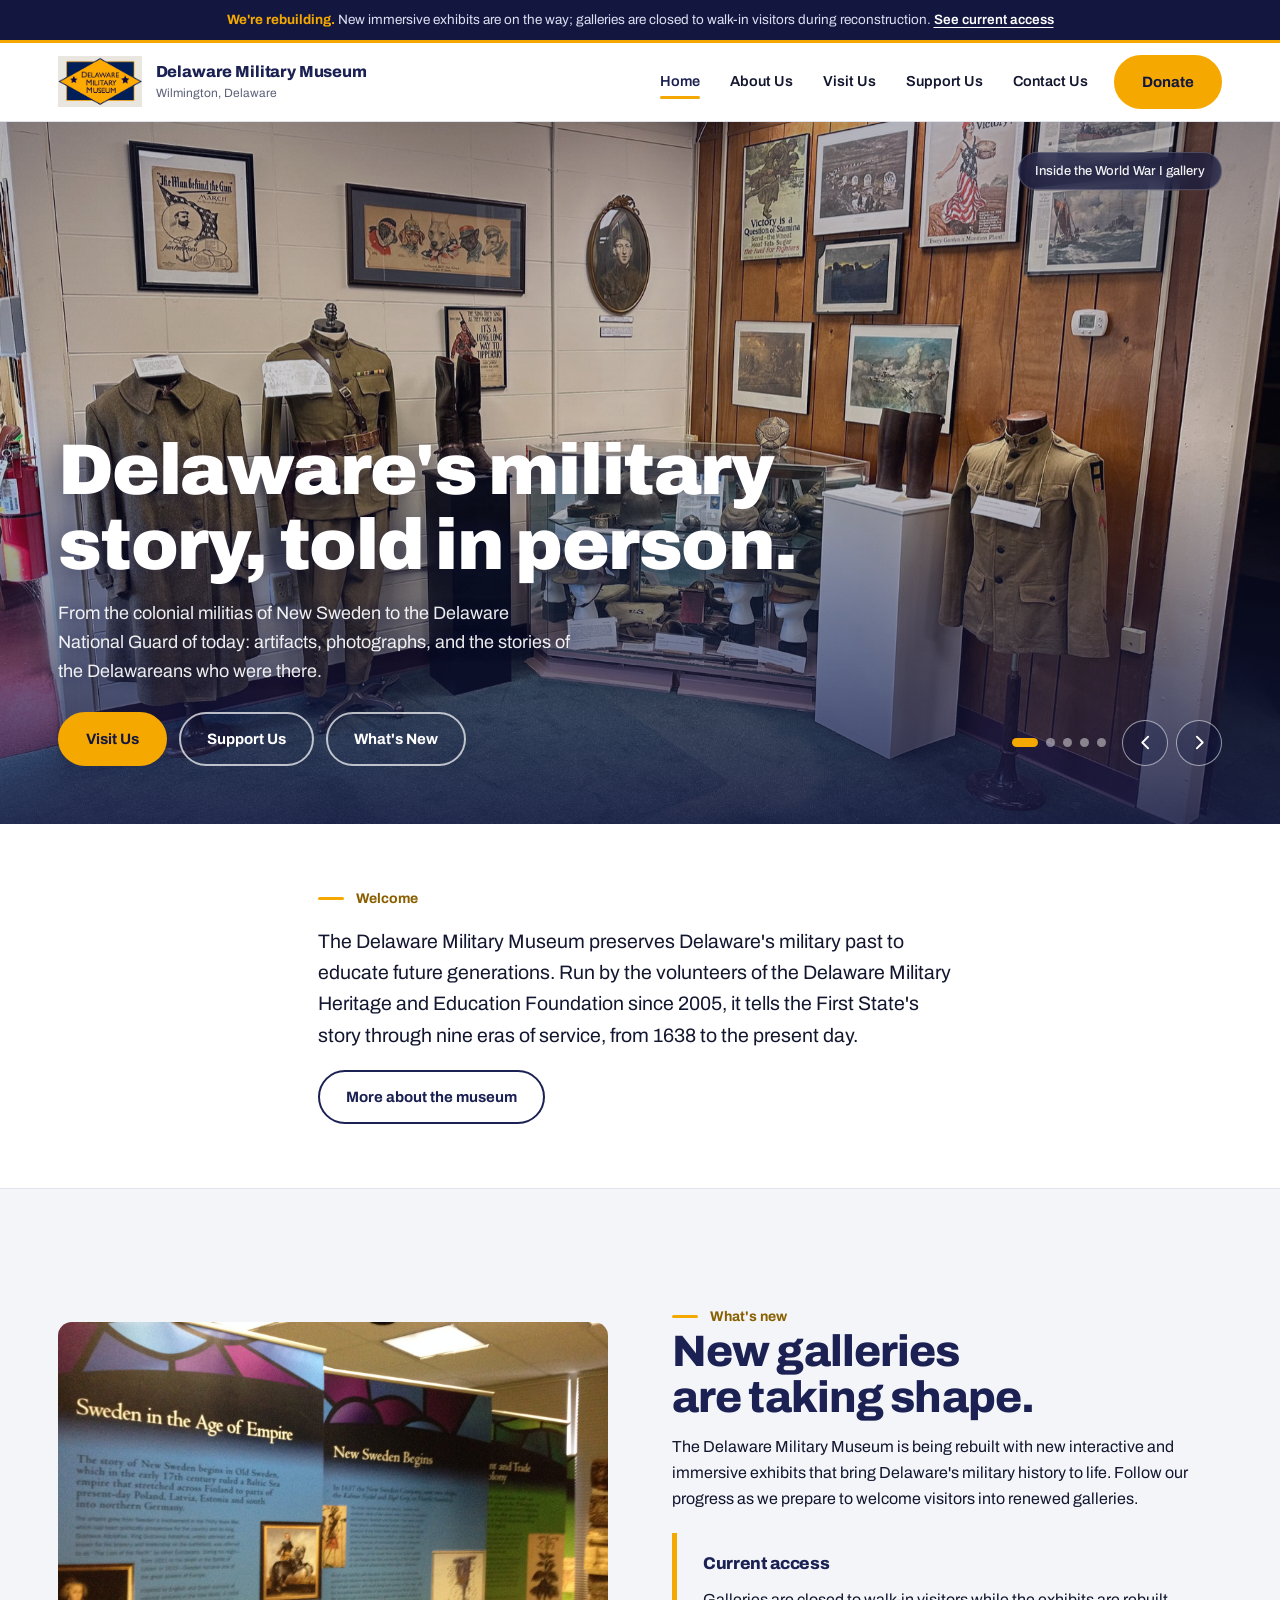
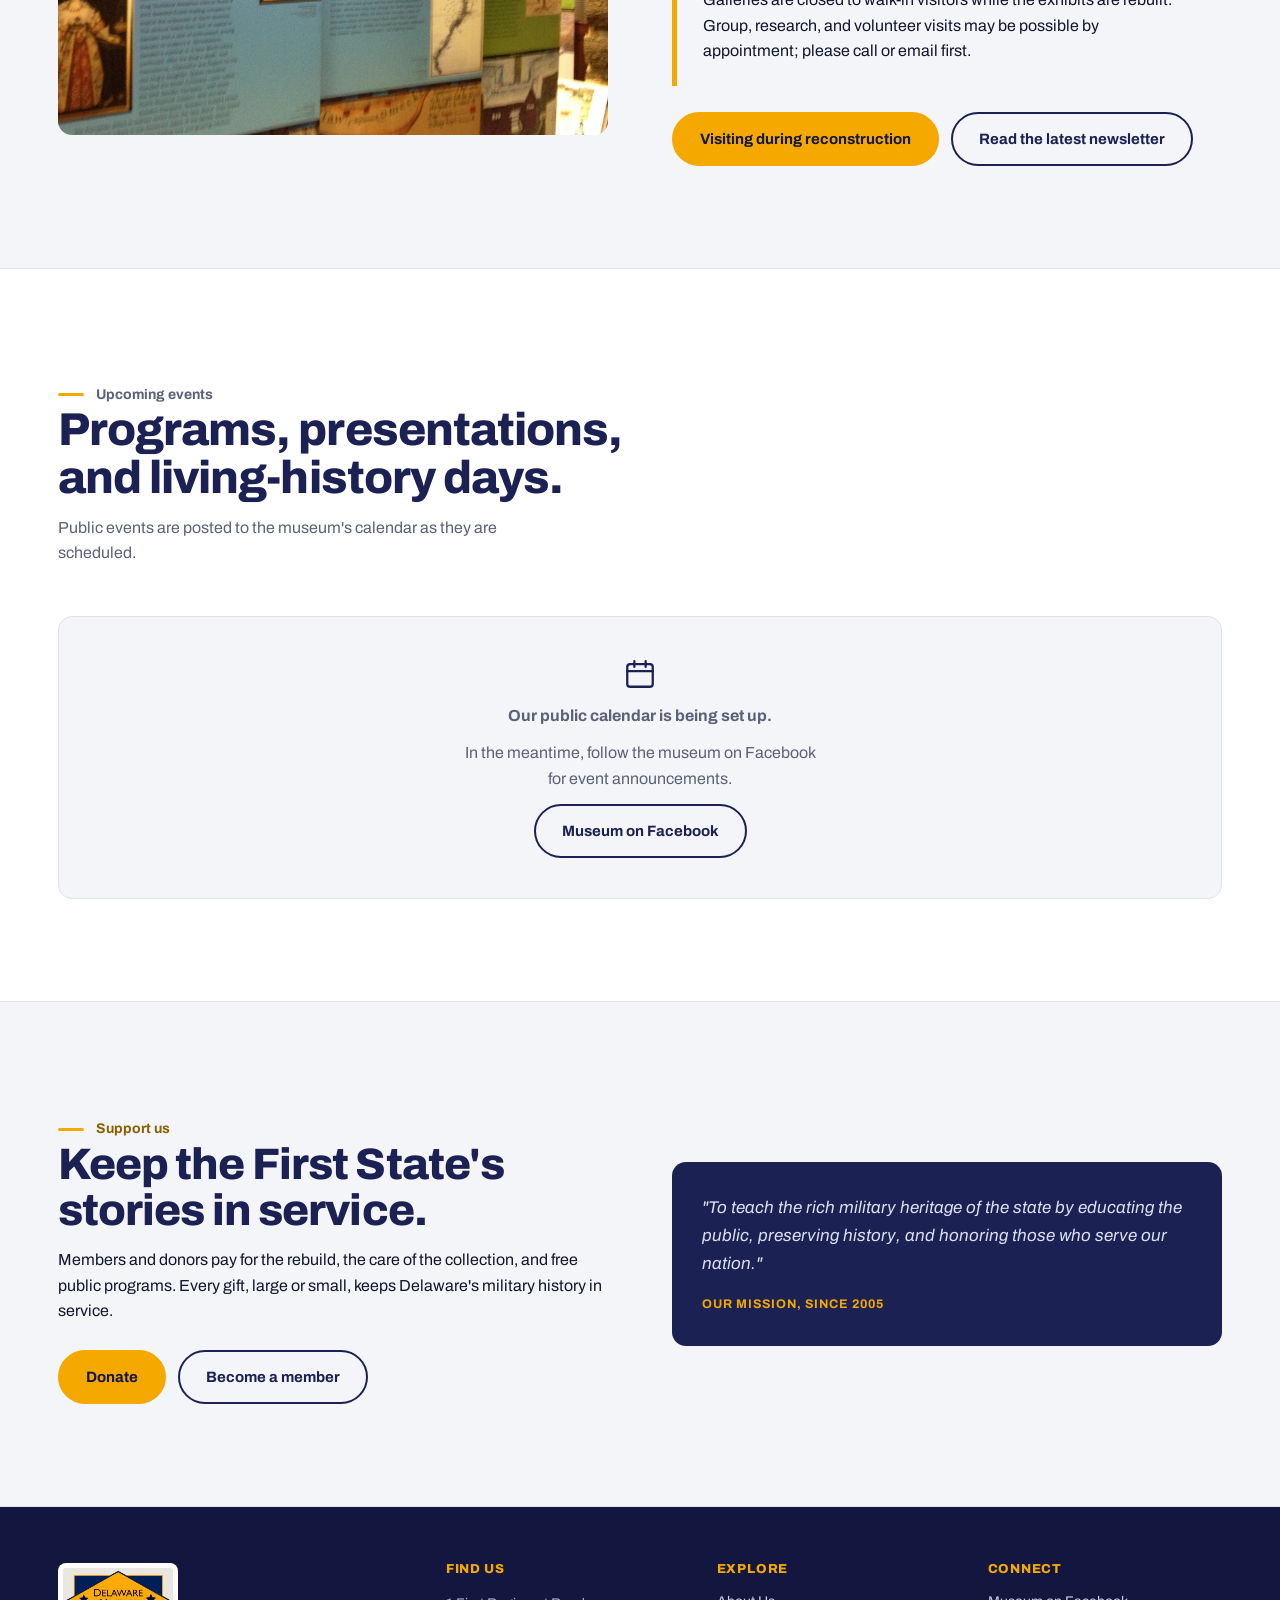
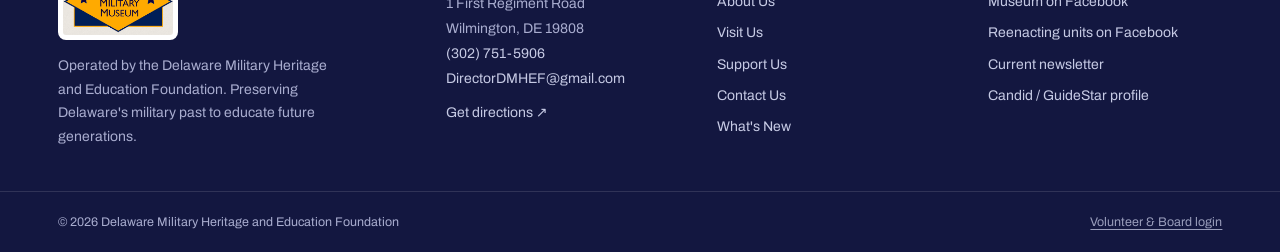
<file: index.html>
<!doctype html>
<html lang="en">
<head>
<meta charset="utf-8">
<meta name="viewport" content="width=device-width, initial-scale=1, viewport-fit=cover">
<title>Delaware Military Museum</title>
<meta name="description" content="The Delaware Military Museum in Wilmington preserves Delaware's military past to educate future generations. Now being rebuilt with new interactive exhibits.">
<link rel="icon" href="assets/logo.png">
<link rel="preconnect" href="https://fonts.googleapis.com">
<link rel="preconnect" href="https://fonts.gstatic.com" crossorigin>
<link rel="stylesheet" href="https://fonts.googleapis.com/css2?family=Archivo:ital,wght@0,400;0,500;0,600;0,700;0,800;0,900;1,400&display=swap">
<link rel="stylesheet" href="css/site.css">
</head>
<body>

<a class="skip" href="#main">Skip to content</a>

<div class="notice" role="status">
  <strong>We're rebuilding.</strong> New immersive exhibits are on the way; galleries are closed to walk-in visitors during reconstruction.
  <a href="visit.html#access">See current access</a>
</div>

<header class="site">
  <div class="wrap bar">
    <a class="brand" href="index.html" aria-label="Delaware Military Museum home">
      <img src="assets/logo.png" alt="Delaware Military Museum logo">
      <span class="brand-text">
        <b>Delaware Military Museum</b>
        <span>Wilmington, Delaware</span>
      </span>
    </a>
    <button class="menu-btn" aria-expanded="false" aria-controls="primary-nav">
      <svg class="burger" width="18" height="18" viewBox="0 0 18 18" fill="none" aria-hidden="true"><path d="M2 4.5h14M2 9h14M2 13.5h14" stroke="currentColor" stroke-width="2" stroke-linecap="round"/></svg>
      <svg class="x" width="18" height="18" viewBox="0 0 18 18" fill="none" aria-hidden="true"><path d="m4 4 10 10M14 4 4 14" stroke="currentColor" stroke-width="2" stroke-linecap="round"/></svg>
      Menu
    </button>
    <nav class="primary" id="primary-nav" aria-label="Primary">
      <a href="index.html" aria-current="page">Home</a>
      <a href="about.html">About Us</a>
      <a href="visit.html">Visit Us</a>
      <a href="support.html">Support Us</a>
      <a href="contact.html">Contact Us</a>
      <a class="btn btn-gold nav-cta" href="support.html#donate">Donate</a>
    </nav>
  </div>
</header>

<main id="main">

  <!-- Hero: strong museum photographs with the three primary actions -->
  <section class="hero" aria-roledescription="carousel" aria-label="Photos from the museum">
    <div class="slide on" data-caption="Inside the World War I gallery">
      <img src="assets/photo9.jpg" alt="World War I gallery with uniforms, helmets, and recruiting posters">
    </div>
    <div class="slide" data-caption="Revolutionary encampment on First Regiment Road">
      <img src="assets/photo5.jpg" alt="Revolutionary War reenactors at an encampment outside the museum">
    </div>
    <div class="slide" data-caption="The Naval War Room of 1812">
      <img src="assets/photo10.jpg" alt="Continental sailor display in the Naval War Room of 1812">
    </div>
    <div class="slide" data-caption="Volunteers and reenactors in the flag room">
      <img src="assets/photo4.jpg" alt="Volunteers and reenactors gathered beneath the museum's historic flags">
    </div>
    <div class="slide" data-caption="The War in Afghanistan exhibit">
      <img src="assets/photo2.jpg" alt="War in Afghanistan exhibit with artifacts and displays">
    </div>
    <div class="hero-shade"></div>

    <div class="slide-caption" id="caption">Inside the World War I gallery</div>

    <div class="wrap hero-content">
      <h1>Delaware's military story, told in person.</h1>
      <p class="lede">
        From the colonial militias of New Sweden to the Delaware National Guard of today:
        artifacts, photographs, and the stories of the Delawareans who were there.
      </p>
      <div class="btn-row">
        <a class="btn btn-gold" href="visit.html">Visit Us</a>
        <a class="btn btn-line" href="support.html">Support Us</a>
        <a class="btn btn-line" href="#whats-new">What's New</a>
      </div>
    </div>

    <div class="hero-controls">
      <div class="dots" id="dots" role="tablist" aria-label="Choose photo"></div>
      <div class="arrows">
        <button class="arrow" id="prev" aria-label="Previous photo">
          <svg width="17" height="17" viewBox="0 0 16 16" fill="none" aria-hidden="true"><path d="M10.5 2.5 5 8l5.5 5.5" stroke="currentColor" stroke-width="1.8" stroke-linecap="round" stroke-linejoin="round"/></svg>
        </button>
        <button class="arrow" id="next" aria-label="Next photo">
          <svg width="17" height="17" viewBox="0 0 16 16" fill="none" aria-hidden="true"><path d="M5.5 2.5 11 8l-5.5 5.5" stroke="currentColor" stroke-width="1.8" stroke-linecap="round" stroke-linejoin="round"/></svg>
        </button>
      </div>
    </div>
  </section>

  <!-- Concise introduction -->
  <section class="block tight">
    <div class="wrap narrow">
      <p class="kicker">Welcome</p>
      <p class="lead">
        The Delaware Military Museum preserves Delaware's military past to educate future
        generations. Run by the volunteers of the Delaware Military Heritage and Education
        Foundation since 2005, it tells the First State's story through nine eras of service,
        from 1638 to the present day.
      </p>
      <p style="margin-top:18px;"><a class="btn btn-navy" href="about.html">More about the museum</a></p>
    </div>
  </section>

  <!-- Reconstruction message -->
  <section class="block ground" id="whats-new">
    <div class="wrap split">
      <div class="photo">
        <img src="assets/photo3.jpg" alt="Interpretive story boards from the New Sweden exhibit" loading="lazy">
      </div>
      <div class="body">
        <p class="kicker">What's new</p>
        <h2>New galleries are taking shape.</h2>
        <p>
          The Delaware Military Museum is being rebuilt with new interactive and immersive
          exhibits that bring Delaware's military history to life. Follow our progress as we
          prepare to welcome visitors into renewed galleries.
        </p>
        <!-- CONFIRM WITH MUSEUM: current access wording below. -->
        <div class="status" style="margin-top:22px;">
          <h3>Current access</h3>
          <p>Galleries are closed to walk-in visitors while the exhibits are rebuilt. Group, research,
             and volunteer visits may be possible by appointment; please call or email first.</p>
        </div>
        <div class="btn-row">
          <a class="btn btn-gold" href="visit.html#access">Visiting during reconstruction</a>
          <a class="btn btn-navy" data-link="newsletter" href="#">Read the latest newsletter</a>
        </div>
      </div>
    </div>
  </section>

  <!-- Upcoming events: public Google Calendar -->
  <section class="block" id="events">
    <div class="wrap">
      <div class="head-row">
        <div>
          <p class="kicker">Upcoming events</p>
          <h2>Programs, presentations, and living-history days.</h2>
          <p>Public events are posted to the museum's calendar as they are scheduled.</p>
        </div>
        <div class="side">
          <a class="btn btn-navy" data-calendar-link href="#">Open the full calendar</a>
        </div>
      </div>
      <div class="embed calendar" data-calendar>
        <div class="embed-empty">
          <svg width="34" height="34" viewBox="0 0 24 24" fill="none" aria-hidden="true"><rect x="3" y="5" width="18" height="16" rx="2" stroke="currentColor" stroke-width="1.6"/><path d="M3 10h18M8 3v4M16 3v4" stroke="currentColor" stroke-width="1.6" stroke-linecap="round"/></svg>
          <p><strong>Our public calendar is being set up.</strong></p>
          <p>In the meantime, follow the museum on Facebook for event announcements.</p>
          <a class="btn btn-navy" data-link="facebook" href="#">Museum on Facebook</a>
        </div>
      </div>
    </div>
  </section>

  <!-- Support band -->
  <section class="block ground">
    <div class="wrap split">
      <div class="body">
        <p class="kicker">Support us</p>
        <h2>Keep the First State's stories in service.</h2>
        <p>
          Members and donors pay for the rebuild, the care of the collection, and free public
          programs. Every gift, large or small, keeps Delaware's military history in service.
        </p>
        <div class="btn-row">
          <a class="btn btn-gold" href="support.html#donate">Donate</a>
          <a class="btn btn-navy" href="support.html#membership">Become a member</a>
        </div>
      </div>
      <div class="mission">
        "To teach the rich military heritage of the state by educating the public,
        preserving history, and honoring those who serve our nation."
        <b>Our mission, since 2005</b>
      </div>
    </div>
  </section>

</main>

<footer class="site">
  <div class="wrap foot-grid">
    <div>
      <img class="foot-logo" src="assets/logo.png" alt="Delaware Military Museum logo">
      <p style="max-width:34ch; line-height:1.7;">
        Operated by the Delaware Military Heritage and Education Foundation.
        Preserving Delaware's military past to educate future generations.
      </p>
    </div>
    <div>
      <h3>Find us</h3>
      <address>
        1 First Regiment Road<br>
        Wilmington, DE 19808<br>
        <a href="tel:+13027515906">(302) 751-5906</a><br>
        <a href="mailto:DirectorDMHEF@gmail.com">DirectorDMHEF@gmail.com</a>
      </address>
      <p style="margin-top:10px;"><a href="https://www.google.com/maps/search/?api=1&amp;query=1+First+Regiment+Road+Wilmington+DE+19808" target="_blank" rel="noopener">Get directions &#8599;</a></p>
    </div>
    <div>
      <h3>Explore</h3>
      <ul>
        <li><a href="about.html">About Us</a></li>
        <li><a href="visit.html">Visit Us</a></li>
        <li><a href="support.html">Support Us</a></li>
        <li><a href="contact.html">Contact Us</a></li>
        <li><a href="index.html#whats-new">What's New</a></li>
      </ul>
    </div>
    <div>
      <h3>Connect</h3>
      <ul>
        <li><a data-link="facebook" href="#">Museum on Facebook</a></li>
        <li><a data-link="unitsFacebook" href="#">Reenacting units on Facebook</a></li>
        <li><a data-link="youtube" data-hide-empty href="#">YouTube channel</a></li>
        <li><a data-link="newsletter" href="#">Current newsletter</a></li>
        <li><a data-link="guidestar" href="#">Candid / GuideStar profile</a></li>
      </ul>
    </div>
  </div>
  <div class="wrap foot-legal">
    <span>&copy; <span id="year">2026</span> Delaware Military Heritage and Education Foundation</span>
    <a class="portal" data-link="portal" href="#">Volunteer &amp; Board login</a>
  </div>
</footer>

<script src="js/site.js"></script>
</body>
</html>
</file>
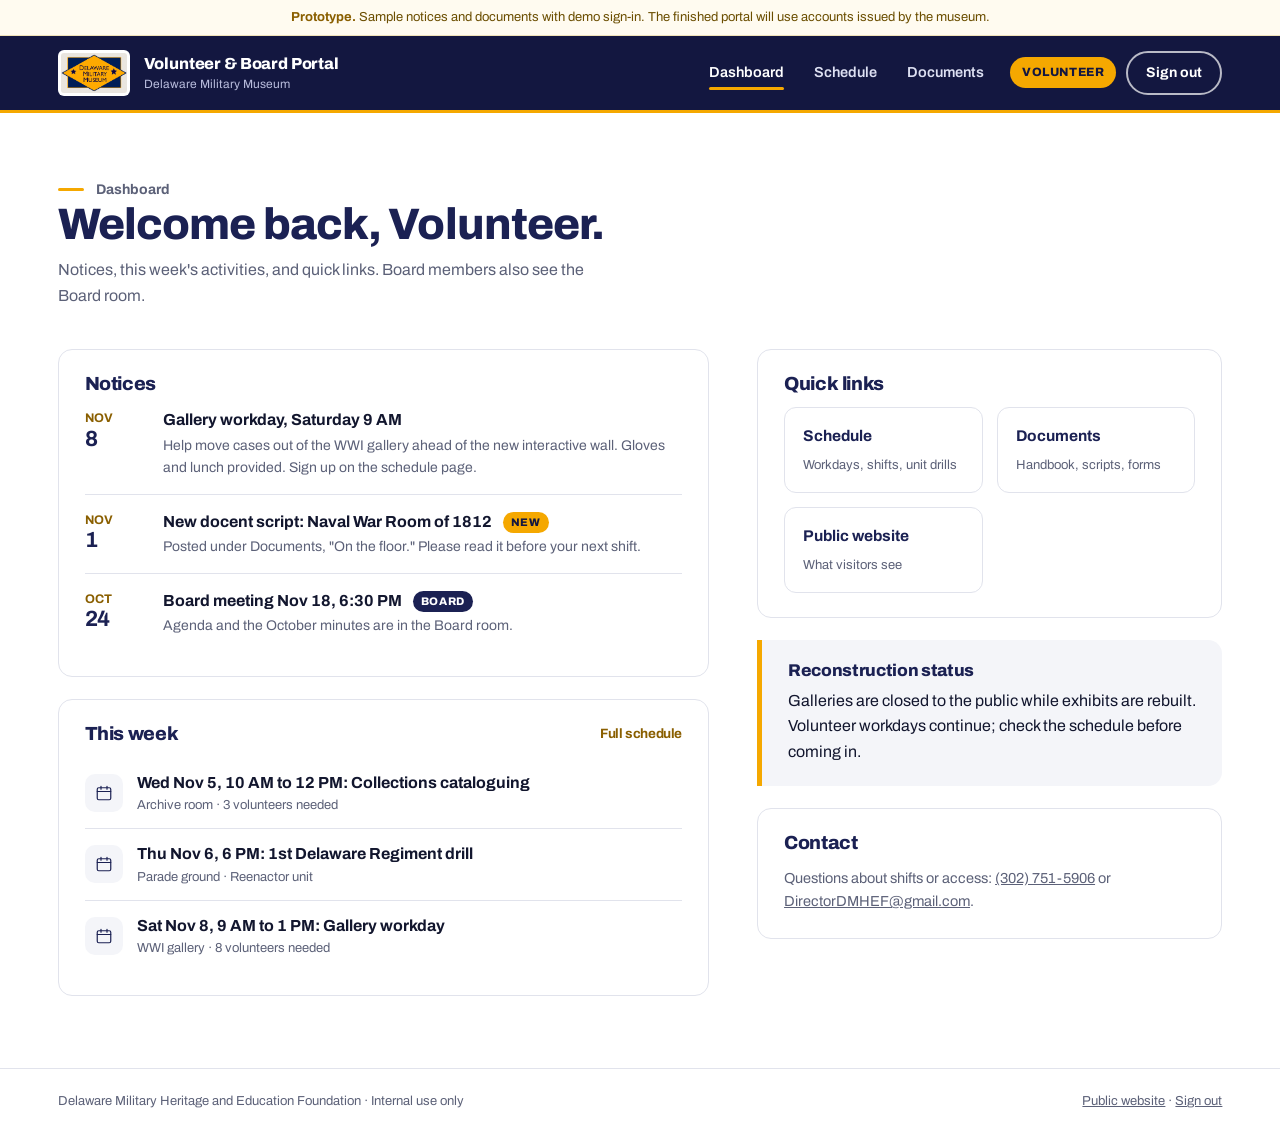
<file: portal/index.html>
<!doctype html>
<html lang="en">
<head>
<meta charset="utf-8">
<meta name="viewport" content="width=device-width, initial-scale=1">
<meta name="robots" content="noindex">
<title>Dashboard | Volunteer &amp; Board Portal</title>
<link rel="icon" href="/assets/logo.png">
<link rel="preconnect" href="https://fonts.googleapis.com">
<link rel="preconnect" href="https://fonts.gstatic.com" crossorigin>
<link rel="stylesheet" href="https://fonts.googleapis.com/css2?family=Archivo:ital,wght@0,400;0,500;0,600;0,700;0,800;0,900;1,400&display=swap">
<link rel="stylesheet" href="/css/site.css">
<link rel="stylesheet" href="/css/portal.css">
</head>
<body>

<a class="skip" href="#main">Skip to content</a>
<div class="proto"><strong>Prototype.</strong> Sample notices and documents with demo sign-in. The finished portal will use accounts issued by the museum.</div>

<header class="site portal-head">
  <div class="wrap bar">
    <a class="brand" href="/portal" aria-label="Portal home">
      <img src="/assets/logo.png" alt="Delaware Military Museum logo">
      <span class="brand-text"><b>Volunteer &amp; Board Portal</b><span>Delaware Military Museum</span></span>
    </a>
    <nav class="portal" aria-label="Portal">
      <a href="/portal" aria-current="page">Dashboard</a>
      <a href="/portal/schedule">Schedule</a>
      <a href="/portal/documents">Documents</a>
      <a href="/portal/board" data-board-only hidden>Board room</a>
      <span class="role-chip" data-role-name>Volunteer</span>
      <a class="btn btn-line signout" href="/api/logout">Sign out</a>
    </nav>
  </div>
</header>

<main id="main">
  <section class="wrap portal-title">
    <p class="kicker">Dashboard</p>
    <h1>Welcome back, <span data-role-name>Volunteer</span>.</h1>
    <p>Notices, this week's activities, and quick links. Board members also see the Board room.</p>
  </section>

  <section class="wrap" style="margin-top:clamp(24px, 4vw, 40px);">
    <div class="two-col">
      <div class="stack">

        <div class="panel">
          <h2>Notices</h2>
          <ul class="notices">
            <li>
              <span class="date">Nov<b>8</b></span>
              <div>
                <div class="title">Gallery workday, Saturday 9 AM</div>
                <div class="body">Help move cases out of the WWI gallery ahead of the new interactive wall. Gloves and lunch provided. Sign up on the schedule page.</div>
              </div>
            </li>
            <li>
              <span class="date">Nov<b>1</b></span>
              <div>
                <div class="title">New docent script: Naval War Room of 1812 <span class="tag">New</span></div>
                <div class="body">Posted under Documents, "On the floor." Please read it before your next shift.</div>
              </div>
            </li>
            <li>
              <span class="date">Oct<b>24</b></span>
              <div>
                <div class="title">Board meeting Nov 18, 6:30 PM <span class="tag board">Board</span></div>
                <div class="body">Agenda and the October minutes are in the Board room.</div>
              </div>
            </li>
          </ul>
        </div>

        <div class="panel">
          <h2>This week <a href="/portal/schedule">Full schedule</a></h2>
          <ul class="docs">
            <li>
              <span class="ic"><svg width="18" height="18" viewBox="0 0 24 24" fill="none" aria-hidden="true"><rect x="3" y="5" width="18" height="16" rx="2" stroke="currentColor" stroke-width="1.6"/><path d="M3 10h18M8 3v4M16 3v4" stroke="currentColor" stroke-width="1.6" stroke-linecap="round"/></svg></span>
              <div><a class="name" href="/portal/schedule">Wed Nov 5, 10 AM to 12 PM: Collections cataloguing</a><span class="meta">Archive room &middot; 3 volunteers needed</span></div>
            </li>
            <li>
              <span class="ic"><svg width="18" height="18" viewBox="0 0 24 24" fill="none" aria-hidden="true"><rect x="3" y="5" width="18" height="16" rx="2" stroke="currentColor" stroke-width="1.6"/><path d="M3 10h18M8 3v4M16 3v4" stroke="currentColor" stroke-width="1.6" stroke-linecap="round"/></svg></span>
              <div><a class="name" href="/portal/schedule">Thu Nov 6, 6 PM: 1st Delaware Regiment drill</a><span class="meta">Parade ground &middot; Reenactor unit</span></div>
            </li>
            <li>
              <span class="ic"><svg width="18" height="18" viewBox="0 0 24 24" fill="none" aria-hidden="true"><rect x="3" y="5" width="18" height="16" rx="2" stroke="currentColor" stroke-width="1.6"/><path d="M3 10h18M8 3v4M16 3v4" stroke="currentColor" stroke-width="1.6" stroke-linecap="round"/></svg></span>
              <div><a class="name" href="/portal/schedule">Sat Nov 8, 9 AM to 1 PM: Gallery workday</a><span class="meta">WWI gallery &middot; 8 volunteers needed</span></div>
            </li>
          </ul>
        </div>

      </div>
      <div class="stack">

        <div class="panel">
          <h2>Quick links</h2>
          <div class="quick">
            <a href="/portal/schedule"><b>Schedule</b><span>Workdays, shifts, unit drills</span></a>
            <a href="/portal/documents"><b>Documents</b><span>Handbook, scripts, forms</span></a>
            <a href="/portal/board" data-board-only hidden><b>Board room</b><span>Minutes, financials, agendas</span></a>
            <a href="/"><b>Public website</b><span>What visitors see</span></a>
          </div>
        </div>

        <div class="status">
          <h3>Reconstruction status</h3>
          <p>Galleries are closed to the public while exhibits are rebuilt. Volunteer workdays continue; check the schedule before coming in.</p>
        </div>

        <div class="panel">
          <h2>Contact</h2>
          <p>Questions about shifts or access: <a href="tel:+13027515906">(302) 751-5906</a> or <a href="mailto:DirectorDMHEF@gmail.com">DirectorDMHEF@gmail.com</a>.</p>
        </div>

      </div>
    </div>
  </section>
</main>

<footer class="wrap portal-foot">
  <span>Delaware Military Heritage and Education Foundation &middot; Internal use only</span>
  <span><a href="/">Public website</a> &middot; <a href="/api/logout">Sign out</a></span>
</footer>

<script src="/js/site.js"></script>
<script src="/js/portal.js"></script>
</body>
</html>
</file>
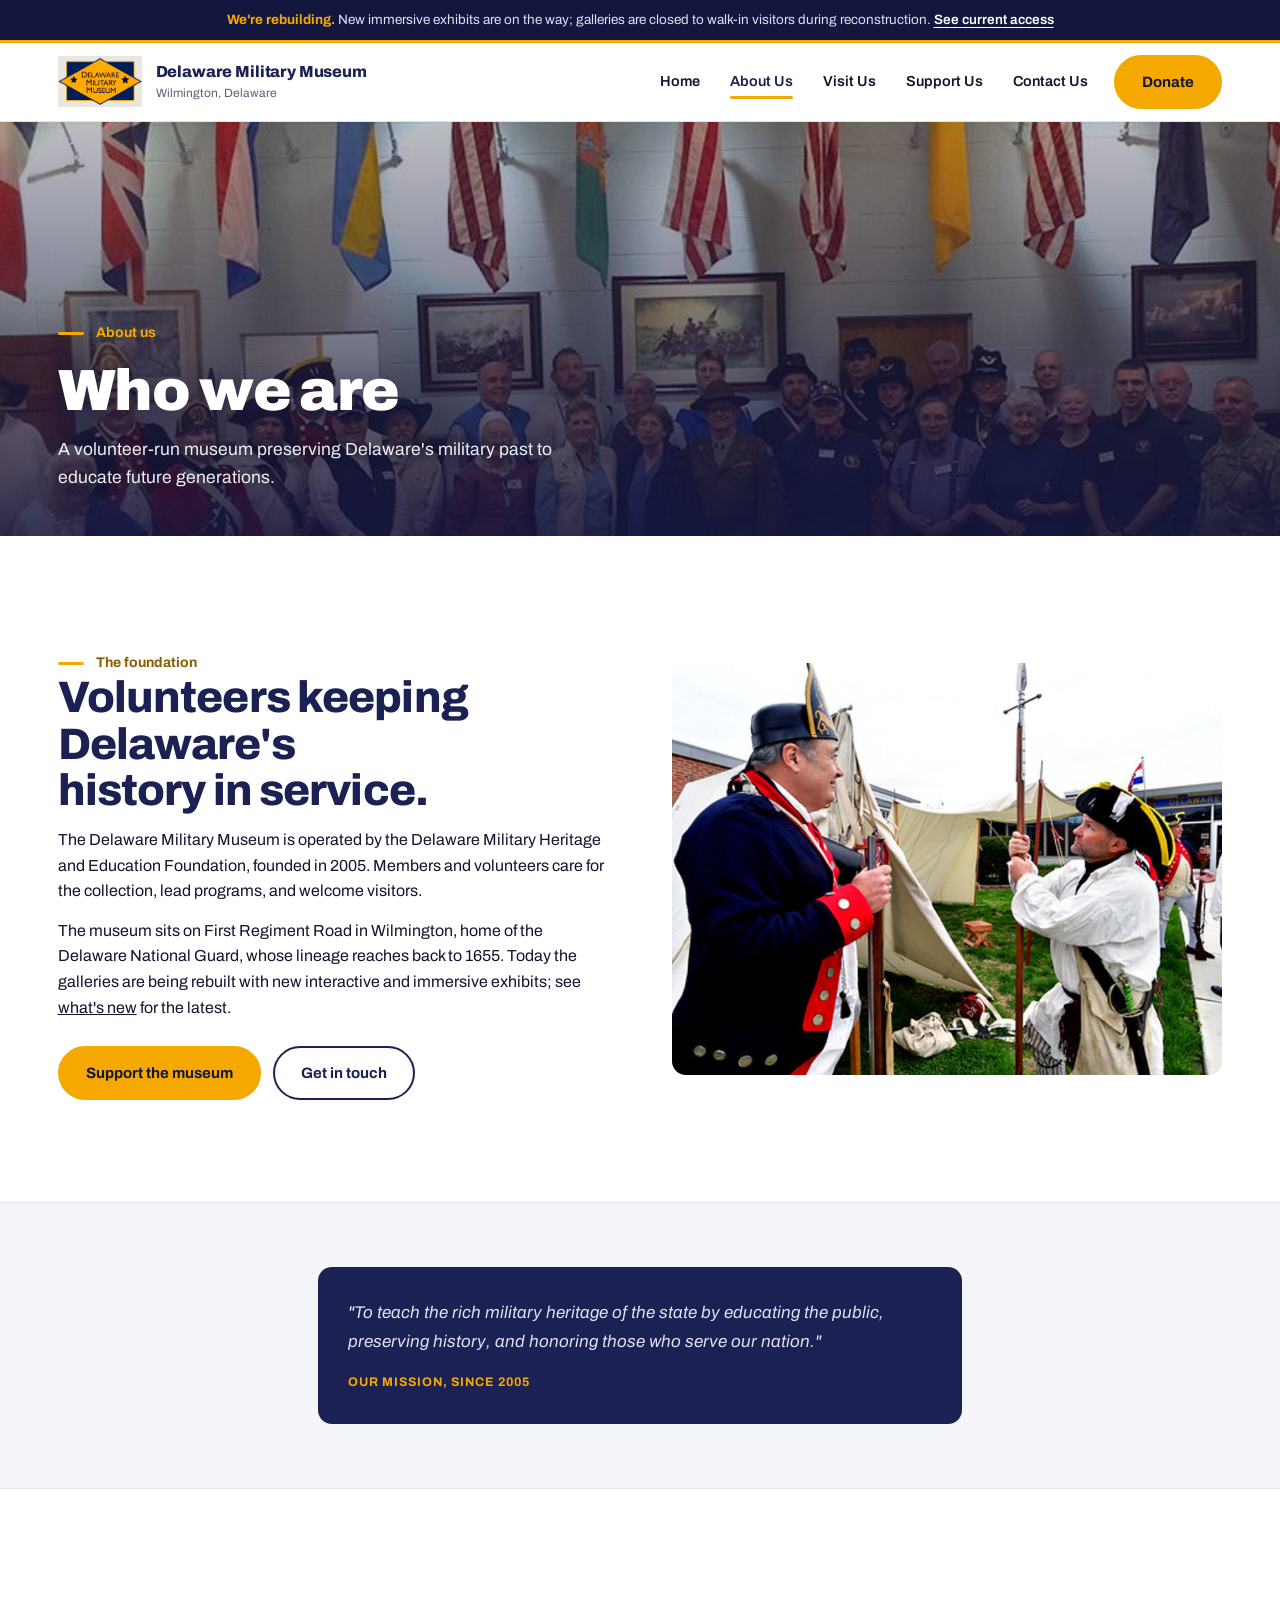
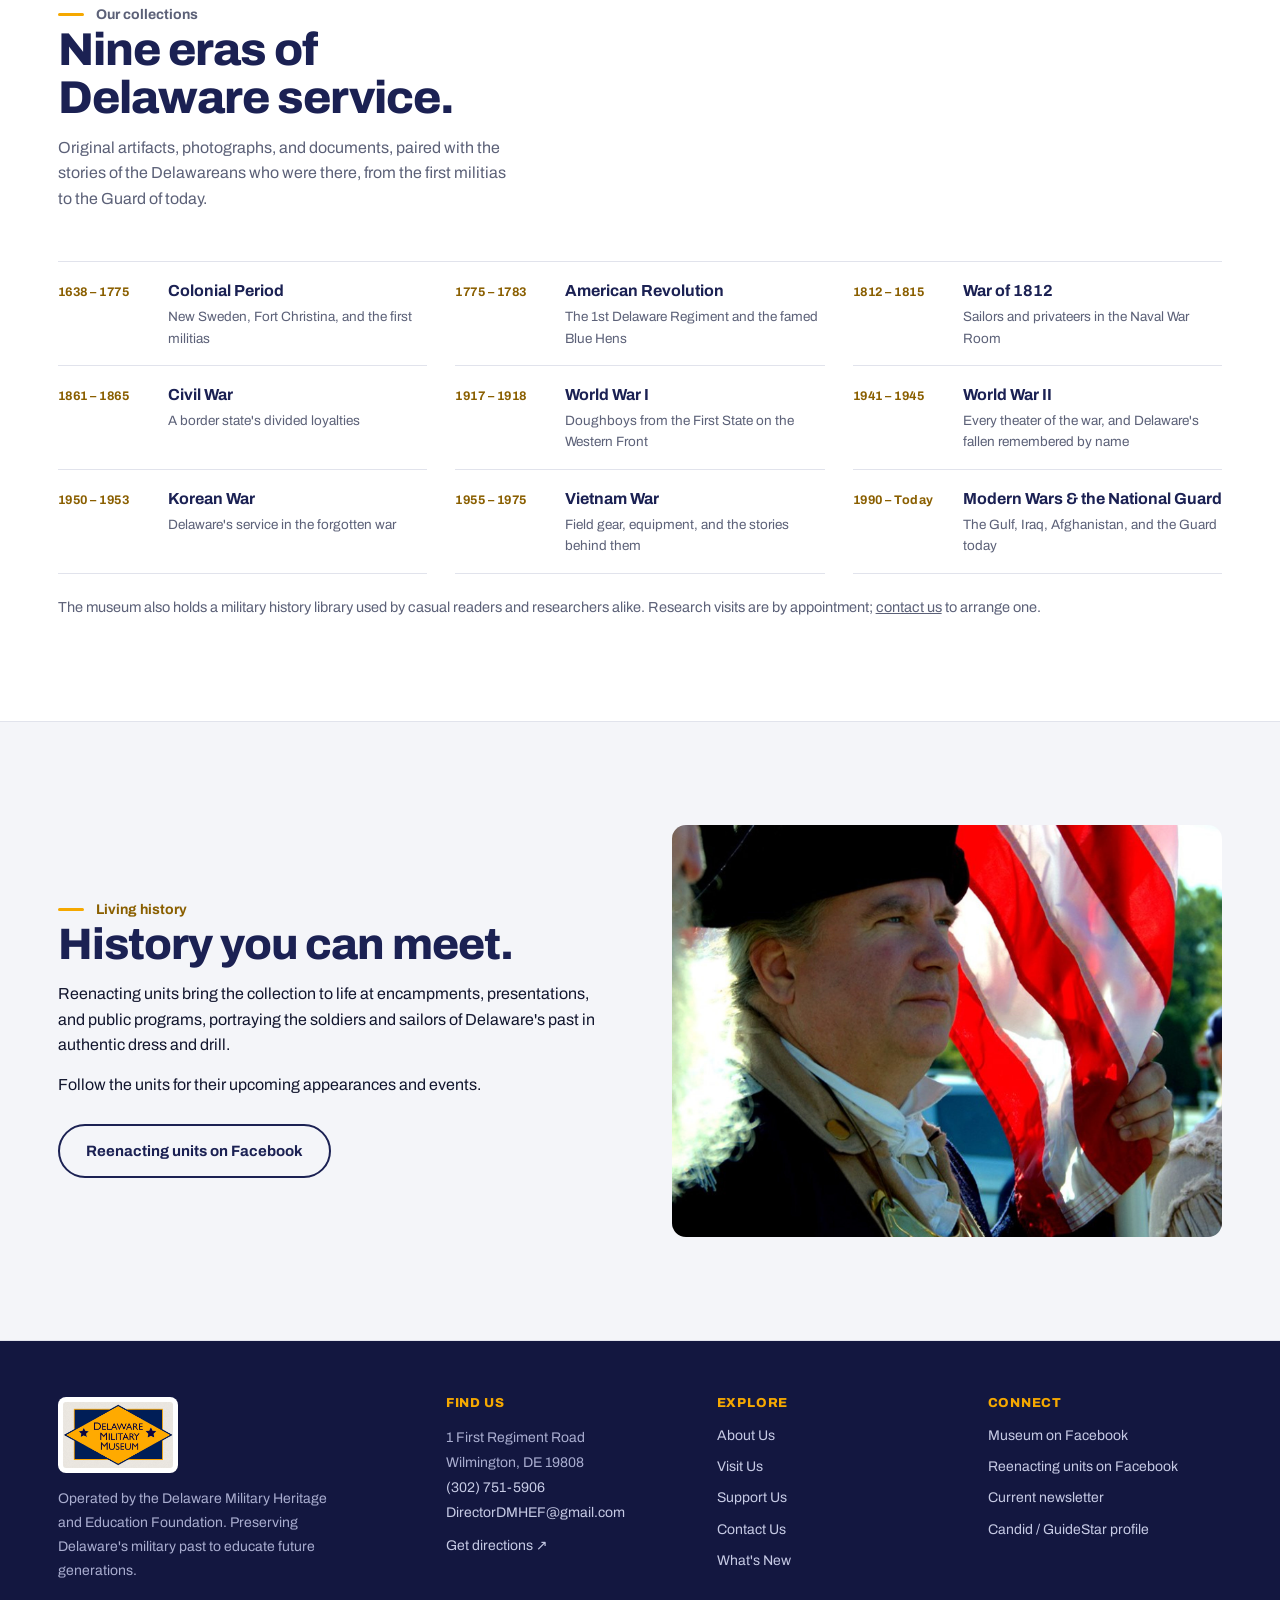
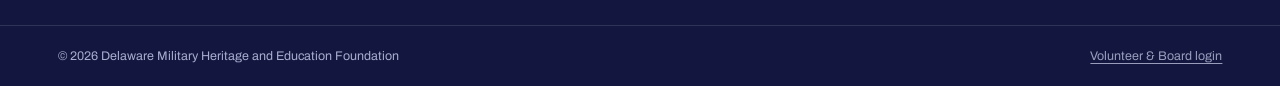
<file: about.html>
<!doctype html>
<html lang="en">
<head>
<meta charset="utf-8">
<meta name="viewport" content="width=device-width, initial-scale=1, viewport-fit=cover">
<title>About Us | Delaware Military Museum</title>
<meta name="description" content="Who we are, our mission, and an overview of the Delaware Military Museum's collections and living-history programs.">
<link rel="icon" href="assets/logo.png">
<link rel="preconnect" href="https://fonts.googleapis.com">
<link rel="preconnect" href="https://fonts.gstatic.com" crossorigin>
<link rel="stylesheet" href="https://fonts.googleapis.com/css2?family=Archivo:ital,wght@0,400;0,500;0,600;0,700;0,800;0,900;1,400&display=swap">
<link rel="stylesheet" href="css/site.css">
</head>
<body>

<a class="skip" href="#main">Skip to content</a>

<div class="notice" role="status">
  <strong>We're rebuilding.</strong> New immersive exhibits are on the way; galleries are closed to walk-in visitors during reconstruction.
  <a href="visit.html#access">See current access</a>
</div>

<header class="site">
  <div class="wrap bar">
    <a class="brand" href="index.html" aria-label="Delaware Military Museum home">
      <img src="assets/logo.png" alt="Delaware Military Museum logo">
      <span class="brand-text">
        <b>Delaware Military Museum</b>
        <span>Wilmington, Delaware</span>
      </span>
    </a>
    <button class="menu-btn" aria-expanded="false" aria-controls="primary-nav">
      <svg class="burger" width="18" height="18" viewBox="0 0 18 18" fill="none" aria-hidden="true"><path d="M2 4.5h14M2 9h14M2 13.5h14" stroke="currentColor" stroke-width="2" stroke-linecap="round"/></svg>
      <svg class="x" width="18" height="18" viewBox="0 0 18 18" fill="none" aria-hidden="true"><path d="m4 4 10 10M14 4 4 14" stroke="currentColor" stroke-width="2" stroke-linecap="round"/></svg>
      Menu
    </button>
    <nav class="primary" id="primary-nav" aria-label="Primary">
      <a href="index.html">Home</a>
      <a href="about.html" aria-current="page">About Us</a>
      <a href="visit.html">Visit Us</a>
      <a href="support.html">Support Us</a>
      <a href="contact.html">Contact Us</a>
      <a class="btn btn-gold nav-cta" href="support.html#donate">Donate</a>
    </nav>
  </div>
</header>

<main id="main">

  <section class="page-hero">
    <img src="assets/photo4.jpg" alt="Volunteers and reenactors gathered beneath the museum's historic flags">
    <div class="hero-shade"></div>
    <div class="wrap hero-content">
      <p class="kicker">About us</p>
      <h1>Who we are</h1>
      <p class="lede">A volunteer-run museum preserving Delaware's military past to educate future generations.</p>
    </div>
  </section>

  <!-- Who we are -->
  <section class="block">
    <div class="wrap split">
      <div class="body">
        <p class="kicker">The foundation</p>
        <h2>Volunteers keeping Delaware's history in service.</h2>
        <p>
          The Delaware Military Museum is operated by the Delaware Military Heritage and
          Education Foundation, founded in 2005. Members and volunteers care for the
          collection, lead programs, and welcome visitors.
        </p>
        <p>
          The museum sits on First Regiment Road in Wilmington, home of the Delaware National
          Guard, whose lineage reaches back to 1655. Today the galleries are being rebuilt with
          new interactive and immersive exhibits; see <a href="index.html#whats-new">what's new</a>
          for the latest.
        </p>
        <div class="btn-row">
          <a class="btn btn-gold" href="support.html">Support the museum</a>
          <a class="btn btn-navy" href="contact.html">Get in touch</a>
        </div>
      </div>
      <div class="photo">
        <img src="assets/photo5.jpg" alt="Revolutionary War reenactors at an encampment outside the museum" loading="lazy">
      </div>
    </div>
  </section>

  <!-- Mission -->
  <section class="block tight ground">
    <div class="wrap narrow">
      <div class="mission">
        "To teach the rich military heritage of the state by educating the public,
        preserving history, and honoring those who serve our nation."
        <b>Our mission, since 2005</b>
      </div>
    </div>
  </section>

  <!-- Collections overview: nine eras in one compact list -->
  <section class="block">
    <div class="wrap">
      <div class="head-row">
        <div>
          <p class="kicker">Our collections</p>
          <h2>Nine eras of Delaware service.</h2>
          <p>
            Original artifacts, photographs, and documents, paired with the stories of the
            Delawareans who were there, from the first militias to the Guard of today.
          </p>
        </div>
      </div>
      <ul class="eras">
        <li><span class="years">1638 – 1775</span><span class="name">Colonial Period<span class="note">New Sweden, Fort Christina, and the first militias</span></span></li>
        <li><span class="years">1775 – 1783</span><span class="name">American Revolution<span class="note">The 1st Delaware Regiment and the famed Blue Hens</span></span></li>
        <li><span class="years">1812 – 1815</span><span class="name">War of 1812<span class="note">Sailors and privateers in the Naval War Room</span></span></li>
        <li><span class="years">1861 – 1865</span><span class="name">Civil War<span class="note">A border state's divided loyalties</span></span></li>
        <li><span class="years">1917 – 1918</span><span class="name">World War I<span class="note">Doughboys from the First State on the Western Front</span></span></li>
        <li><span class="years">1941 – 1945</span><span class="name">World War II<span class="note">Every theater of the war, and Delaware's fallen remembered by name</span></span></li>
        <li><span class="years">1950 – 1953</span><span class="name">Korean War<span class="note">Delaware's service in the forgotten war</span></span></li>
        <li><span class="years">1955 – 1975</span><span class="name">Vietnam War<span class="note">Field gear, equipment, and the stories behind them</span></span></li>
        <li><span class="years">1990 – Today</span><span class="name">Modern Wars &amp; the National Guard<span class="note">The Gulf, Iraq, Afghanistan, and the Guard today</span></span></li>
      </ul>
      <p style="margin-top:22px; color:var(--muted); font-size:14.5px;">
        The museum also holds a military history library used by casual readers and researchers alike.
        Research visits are by appointment; <a href="contact.html">contact us</a> to arrange one.
      </p>
    </div>
  </section>

  <!-- Historical interpretation: reenacting units -->
  <section class="block ground">
    <div class="wrap split rev">
      <div class="body">
        <p class="kicker">Living history</p>
        <h2>History you can meet.</h2>
        <p>
          Reenacting units bring the collection to life at encampments, presentations, and
          public programs, portraying the soldiers and sailors of Delaware's past in authentic
          dress and drill.
        </p>
        <p>Follow the units for their upcoming appearances and events.</p>
        <div class="btn-row">
          <a class="btn btn-navy" data-link="unitsFacebook" href="#">Reenacting units on Facebook</a>
        </div>
      </div>
      <div class="photo">
        <img src="assets/photo6.jpg" alt="Reenactor in Continental uniform carrying the colors" loading="lazy">
      </div>
    </div>
  </section>

</main>

<footer class="site">
  <div class="wrap foot-grid">
    <div>
      <img class="foot-logo" src="assets/logo.png" alt="Delaware Military Museum logo">
      <p style="max-width:34ch; line-height:1.7;">
        Operated by the Delaware Military Heritage and Education Foundation.
        Preserving Delaware's military past to educate future generations.
      </p>
    </div>
    <div>
      <h3>Find us</h3>
      <address>
        1 First Regiment Road<br>
        Wilmington, DE 19808<br>
        <a href="tel:+13027515906">(302) 751-5906</a><br>
        <a href="mailto:DirectorDMHEF@gmail.com">DirectorDMHEF@gmail.com</a>
      </address>
      <p style="margin-top:10px;"><a href="https://www.google.com/maps/search/?api=1&amp;query=1+First+Regiment+Road+Wilmington+DE+19808" target="_blank" rel="noopener">Get directions &#8599;</a></p>
    </div>
    <div>
      <h3>Explore</h3>
      <ul>
        <li><a href="about.html">About Us</a></li>
        <li><a href="visit.html">Visit Us</a></li>
        <li><a href="support.html">Support Us</a></li>
        <li><a href="contact.html">Contact Us</a></li>
        <li><a href="index.html#whats-new">What's New</a></li>
      </ul>
    </div>
    <div>
      <h3>Connect</h3>
      <ul>
        <li><a data-link="facebook" href="#">Museum on Facebook</a></li>
        <li><a data-link="unitsFacebook" href="#">Reenacting units on Facebook</a></li>
        <li><a data-link="youtube" data-hide-empty href="#">YouTube channel</a></li>
        <li><a data-link="newsletter" href="#">Current newsletter</a></li>
        <li><a data-link="guidestar" href="#">Candid / GuideStar profile</a></li>
      </ul>
    </div>
  </div>
  <div class="wrap foot-legal">
    <span>&copy; <span id="year">2026</span> Delaware Military Heritage and Education Foundation</span>
    <a class="portal" data-link="portal" href="#">Volunteer &amp; Board login</a>
  </div>
</footer>

<script src="js/site.js"></script>
</body>
</html>
</file>
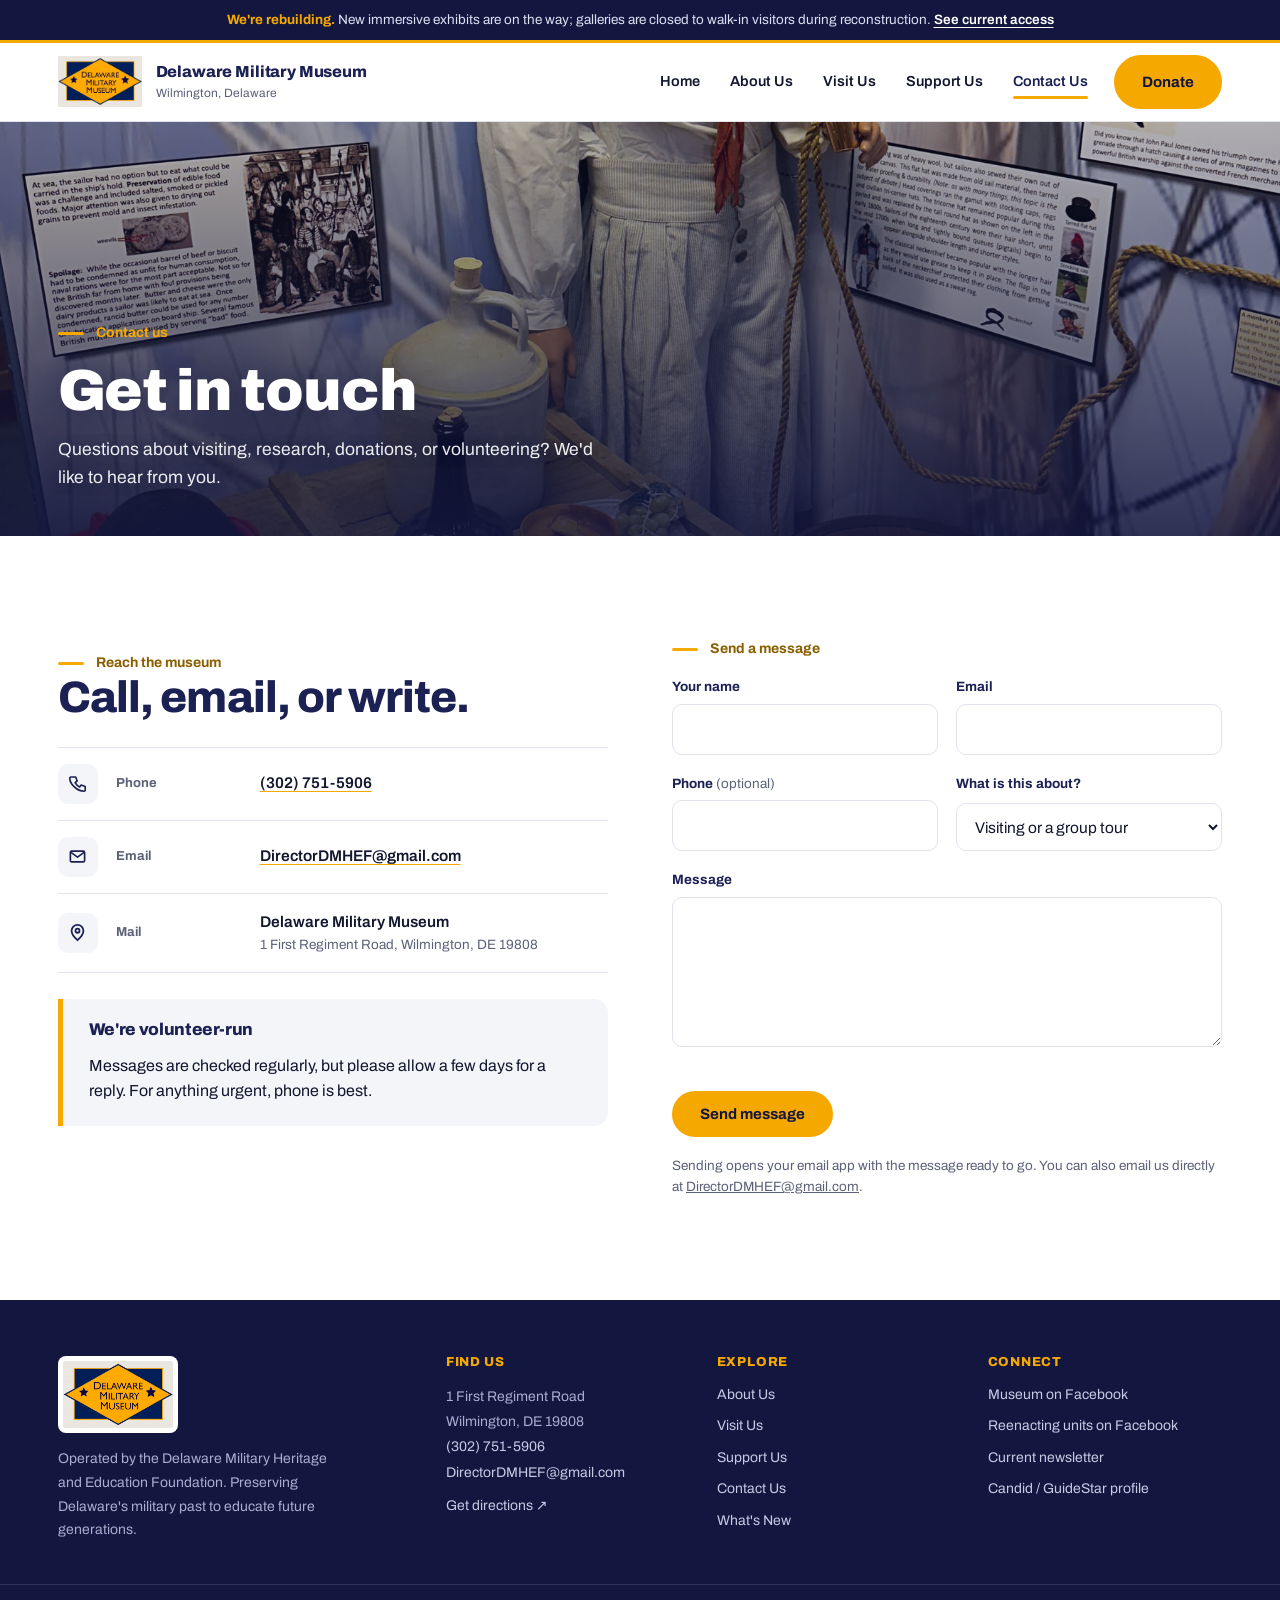
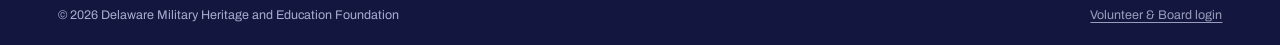
<file: contact.html>
<!doctype html>
<html lang="en">
<head>
<meta charset="utf-8">
<meta name="viewport" content="width=device-width, initial-scale=1, viewport-fit=cover">
<title>Contact Us | Delaware Military Museum</title>
<meta name="description" content="Contact the Delaware Military Museum in Wilmington, Delaware by phone, email, or our inquiry form.">
<link rel="icon" href="assets/logo.png">
<link rel="preconnect" href="https://fonts.googleapis.com">
<link rel="preconnect" href="https://fonts.gstatic.com" crossorigin>
<link rel="stylesheet" href="https://fonts.googleapis.com/css2?family=Archivo:ital,wght@0,400;0,500;0,600;0,700;0,800;0,900;1,400&display=swap">
<link rel="stylesheet" href="css/site.css">
</head>
<body>

<a class="skip" href="#main">Skip to content</a>

<div class="notice" role="status">
  <strong>We're rebuilding.</strong> New immersive exhibits are on the way; galleries are closed to walk-in visitors during reconstruction.
  <a href="visit.html#access">See current access</a>
</div>

<header class="site">
  <div class="wrap bar">
    <a class="brand" href="index.html" aria-label="Delaware Military Museum home">
      <img src="assets/logo.png" alt="Delaware Military Museum logo">
      <span class="brand-text">
        <b>Delaware Military Museum</b>
        <span>Wilmington, Delaware</span>
      </span>
    </a>
    <button class="menu-btn" aria-expanded="false" aria-controls="primary-nav">
      <svg class="burger" width="18" height="18" viewBox="0 0 18 18" fill="none" aria-hidden="true"><path d="M2 4.5h14M2 9h14M2 13.5h14" stroke="currentColor" stroke-width="2" stroke-linecap="round"/></svg>
      <svg class="x" width="18" height="18" viewBox="0 0 18 18" fill="none" aria-hidden="true"><path d="m4 4 10 10M14 4 4 14" stroke="currentColor" stroke-width="2" stroke-linecap="round"/></svg>
      Menu
    </button>
    <nav class="primary" id="primary-nav" aria-label="Primary">
      <a href="index.html">Home</a>
      <a href="about.html">About Us</a>
      <a href="visit.html">Visit Us</a>
      <a href="support.html">Support Us</a>
      <a href="contact.html" aria-current="page">Contact Us</a>
      <a class="btn btn-gold nav-cta" href="support.html#donate">Donate</a>
    </nav>
  </div>
</header>

<main id="main">

  <section class="page-hero">
    <img src="assets/photo10.jpg" alt="Continental sailor display in the Naval War Room of 1812">
    <div class="hero-shade"></div>
    <div class="wrap hero-content">
      <p class="kicker">Contact us</p>
      <h1>Get in touch</h1>
      <p class="lede">Questions about visiting, research, donations, or volunteering? We'd like to hear from you.</p>
    </div>
  </section>

  <section class="block">
    <div class="wrap split" style="align-items:start;">

      <!-- Contact details -->
      <div class="body">
        <p class="kicker">Reach the museum</p>
        <h2>Call, email, or write.</h2>
        <div class="vlist">
          <div class="vrow">
            <span class="ic">
              <svg width="19" height="19" viewBox="0 0 16 16" fill="none" aria-hidden="true"><path d="M3.5 2.5h3l1.2 3.4-1.7 1.3a9.5 9.5 0 0 0 3.8 3.8l1.3-1.7 3.4 1.2v3c0 .6-.4 1-1 1C7.6 14.5 1.5 8.4 1.5 3.5c0-.6.4-1 1-1Z" stroke="currentColor" stroke-width="1.4" stroke-linejoin="round"/></svg>
            </span>
            <span class="k">Phone</span>
            <span class="v"><a href="tel:+13027515906">(302) 751-5906</a></span>
          </div>
          <div class="vrow">
            <span class="ic">
              <svg width="19" height="19" viewBox="0 0 16 16" fill="none" aria-hidden="true"><rect x="2" y="3.5" width="12" height="9" rx="1.2" stroke="currentColor" stroke-width="1.4"/><path d="m2.5 4.5 5.5 4 5.5-4" stroke="currentColor" stroke-width="1.4" stroke-linecap="round" stroke-linejoin="round"/></svg>
            </span>
            <span class="k">Email</span>
            <span class="v"><a data-contact-email href="mailto:DirectorDMHEF@gmail.com">DirectorDMHEF@gmail.com</a></span>
          </div>
          <div class="vrow">
            <span class="ic">
              <svg width="19" height="19" viewBox="0 0 16 16" fill="none" aria-hidden="true"><path d="M8 14.5S3 9.9 3 6.5a5 5 0 0 1 10 0c0 3.4-5 8-5 8Z" stroke="currentColor" stroke-width="1.5"/><circle cx="8" cy="6.5" r="1.7" stroke="currentColor" stroke-width="1.5"/></svg>
            </span>
            <span class="k">Mail</span>
            <span class="v">Delaware Military Museum<small>1 First Regiment Road, Wilmington, DE 19808</small></span>
          </div>
        </div>
        <!-- CONFIRM WITH MUSEUM: typical response time. -->
        <div class="status" style="margin-top:26px;">
          <h3>We're volunteer-run</h3>
          <p>Messages are checked regularly, but please allow a few days for a reply. For anything urgent, phone is best.</p>
        </div>
      </div>

      <!-- Simple inquiry form: opens the visitor's email app with the message pre-filled -->
      <div>
        <p class="kicker">Send a message</p>
        <form class="form" id="inquiry" novalidate>
          <div class="row">
            <div class="field">
              <label for="name">Your name</label>
              <input id="name" name="name" type="text" autocomplete="name" required>
            </div>
            <div class="field">
              <label for="email">Email</label>
              <input id="email" name="email" type="email" autocomplete="email" required>
            </div>
          </div>
          <div class="row">
            <div class="field">
              <label for="phone">Phone <span style="font-weight:400; color:var(--muted);">(optional)</span></label>
              <input id="phone" name="phone" type="tel" autocomplete="tel">
            </div>
            <div class="field">
              <label for="topic">What is this about?</label>
              <select id="topic" name="topic">
                <option>Visiting or a group tour</option>
                <option>Research or the collection</option>
                <option>Donating an artifact</option>
                <option>Volunteering</option>
                <option>Membership or giving</option>
                <option>Media inquiry</option>
                <option>Something else</option>
              </select>
            </div>
          </div>
          <div class="field">
            <label for="message">Message</label>
            <textarea id="message" name="message" required></textarea>
          </div>
          <div class="btn-row">
            <button class="btn btn-gold" type="submit">Send message</button>
          </div>
          <p class="form-note">
            Sending opens your email app with the message ready to go. You can also email us
            directly at <a data-contact-email href="mailto:DirectorDMHEF@gmail.com">DirectorDMHEF@gmail.com</a>.
          </p>
        </form>
      </div>

    </div>
  </section>

</main>

<footer class="site">
  <div class="wrap foot-grid">
    <div>
      <img class="foot-logo" src="assets/logo.png" alt="Delaware Military Museum logo">
      <p style="max-width:34ch; line-height:1.7;">
        Operated by the Delaware Military Heritage and Education Foundation.
        Preserving Delaware's military past to educate future generations.
      </p>
    </div>
    <div>
      <h3>Find us</h3>
      <address>
        1 First Regiment Road<br>
        Wilmington, DE 19808<br>
        <a href="tel:+13027515906">(302) 751-5906</a><br>
        <a href="mailto:DirectorDMHEF@gmail.com">DirectorDMHEF@gmail.com</a>
      </address>
      <p style="margin-top:10px;"><a href="https://www.google.com/maps/search/?api=1&amp;query=1+First+Regiment+Road+Wilmington+DE+19808" target="_blank" rel="noopener">Get directions &#8599;</a></p>
    </div>
    <div>
      <h3>Explore</h3>
      <ul>
        <li><a href="about.html">About Us</a></li>
        <li><a href="visit.html">Visit Us</a></li>
        <li><a href="support.html">Support Us</a></li>
        <li><a href="contact.html">Contact Us</a></li>
        <li><a href="index.html#whats-new">What's New</a></li>
      </ul>
    </div>
    <div>
      <h3>Connect</h3>
      <ul>
        <li><a data-link="facebook" href="#">Museum on Facebook</a></li>
        <li><a data-link="unitsFacebook" href="#">Reenacting units on Facebook</a></li>
        <li><a data-link="youtube" data-hide-empty href="#">YouTube channel</a></li>
        <li><a data-link="newsletter" href="#">Current newsletter</a></li>
        <li><a data-link="guidestar" href="#">Candid / GuideStar profile</a></li>
      </ul>
    </div>
  </div>
  <div class="wrap foot-legal">
    <span>&copy; <span id="year">2026</span> Delaware Military Heritage and Education Foundation</span>
    <a class="portal" data-link="portal" href="#">Volunteer &amp; Board login</a>
  </div>
</footer>

<script src="js/site.js"></script>
</body>
</html>
</file>
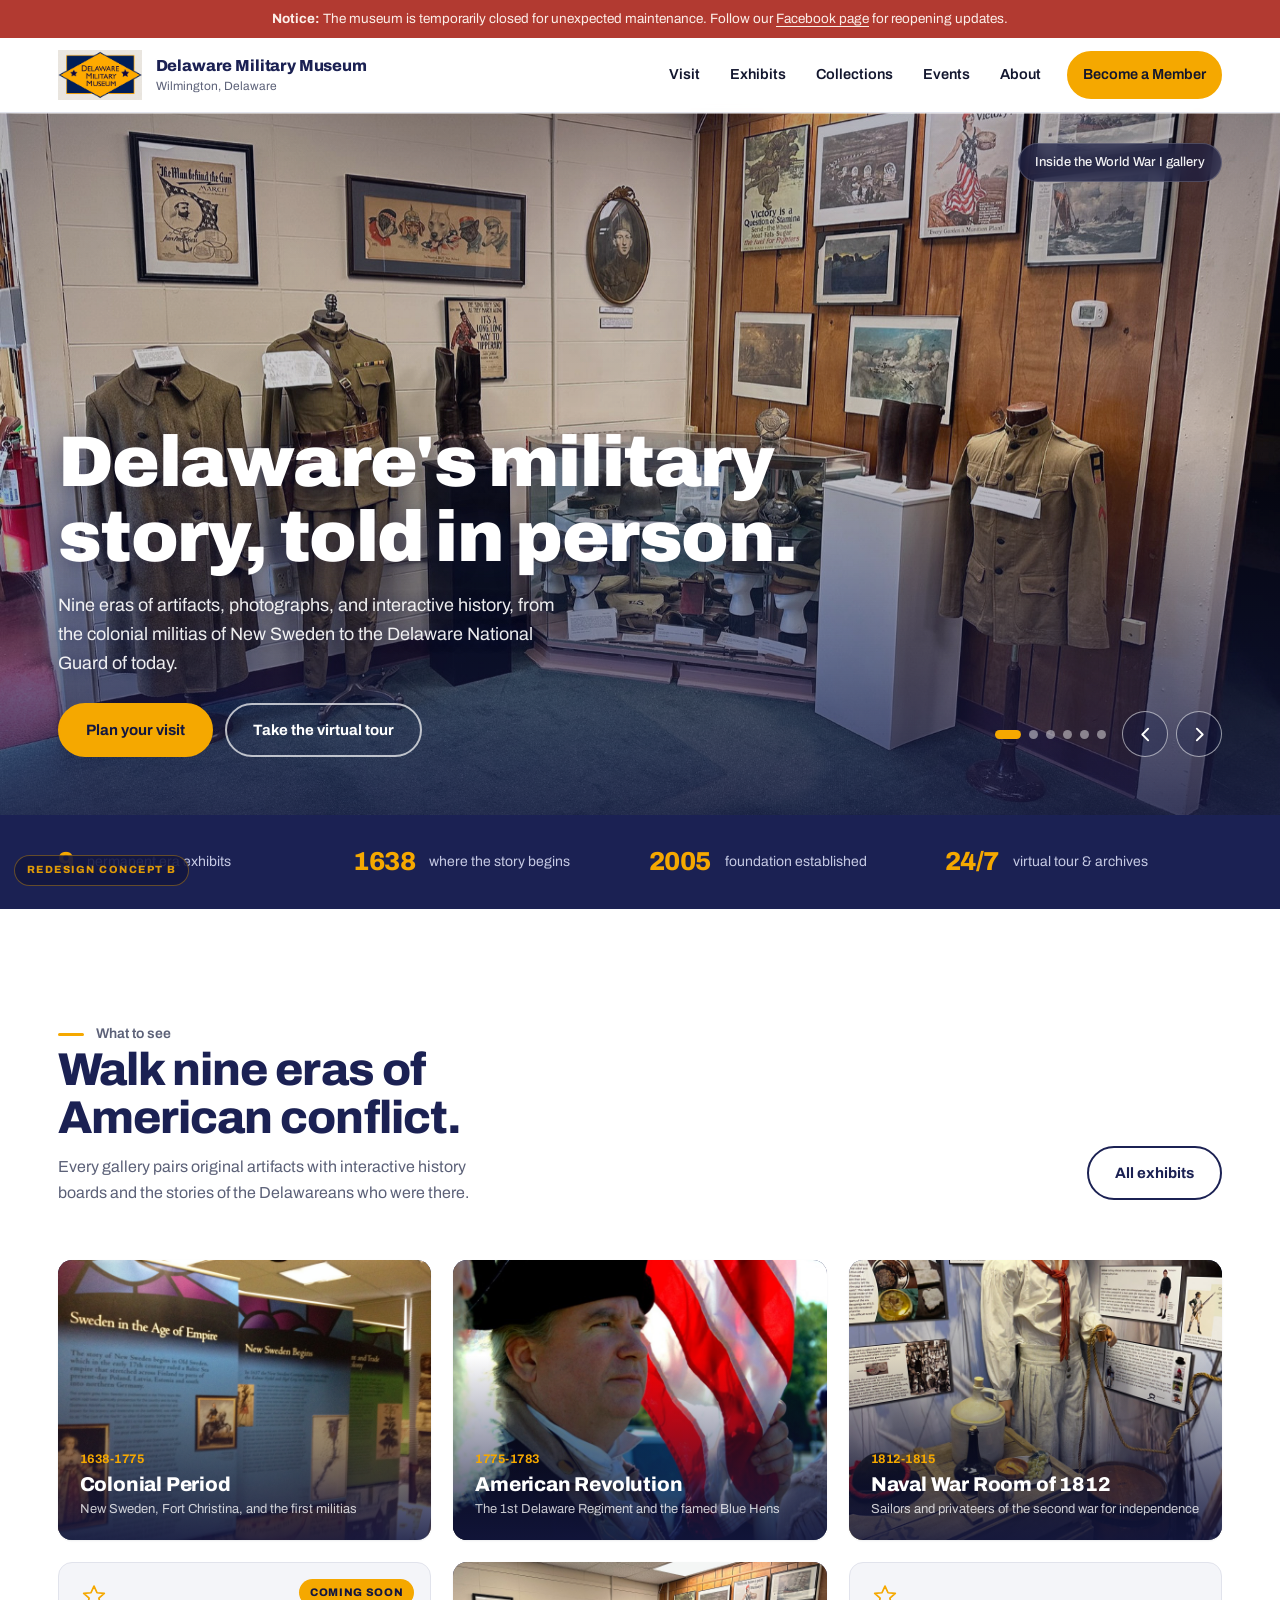
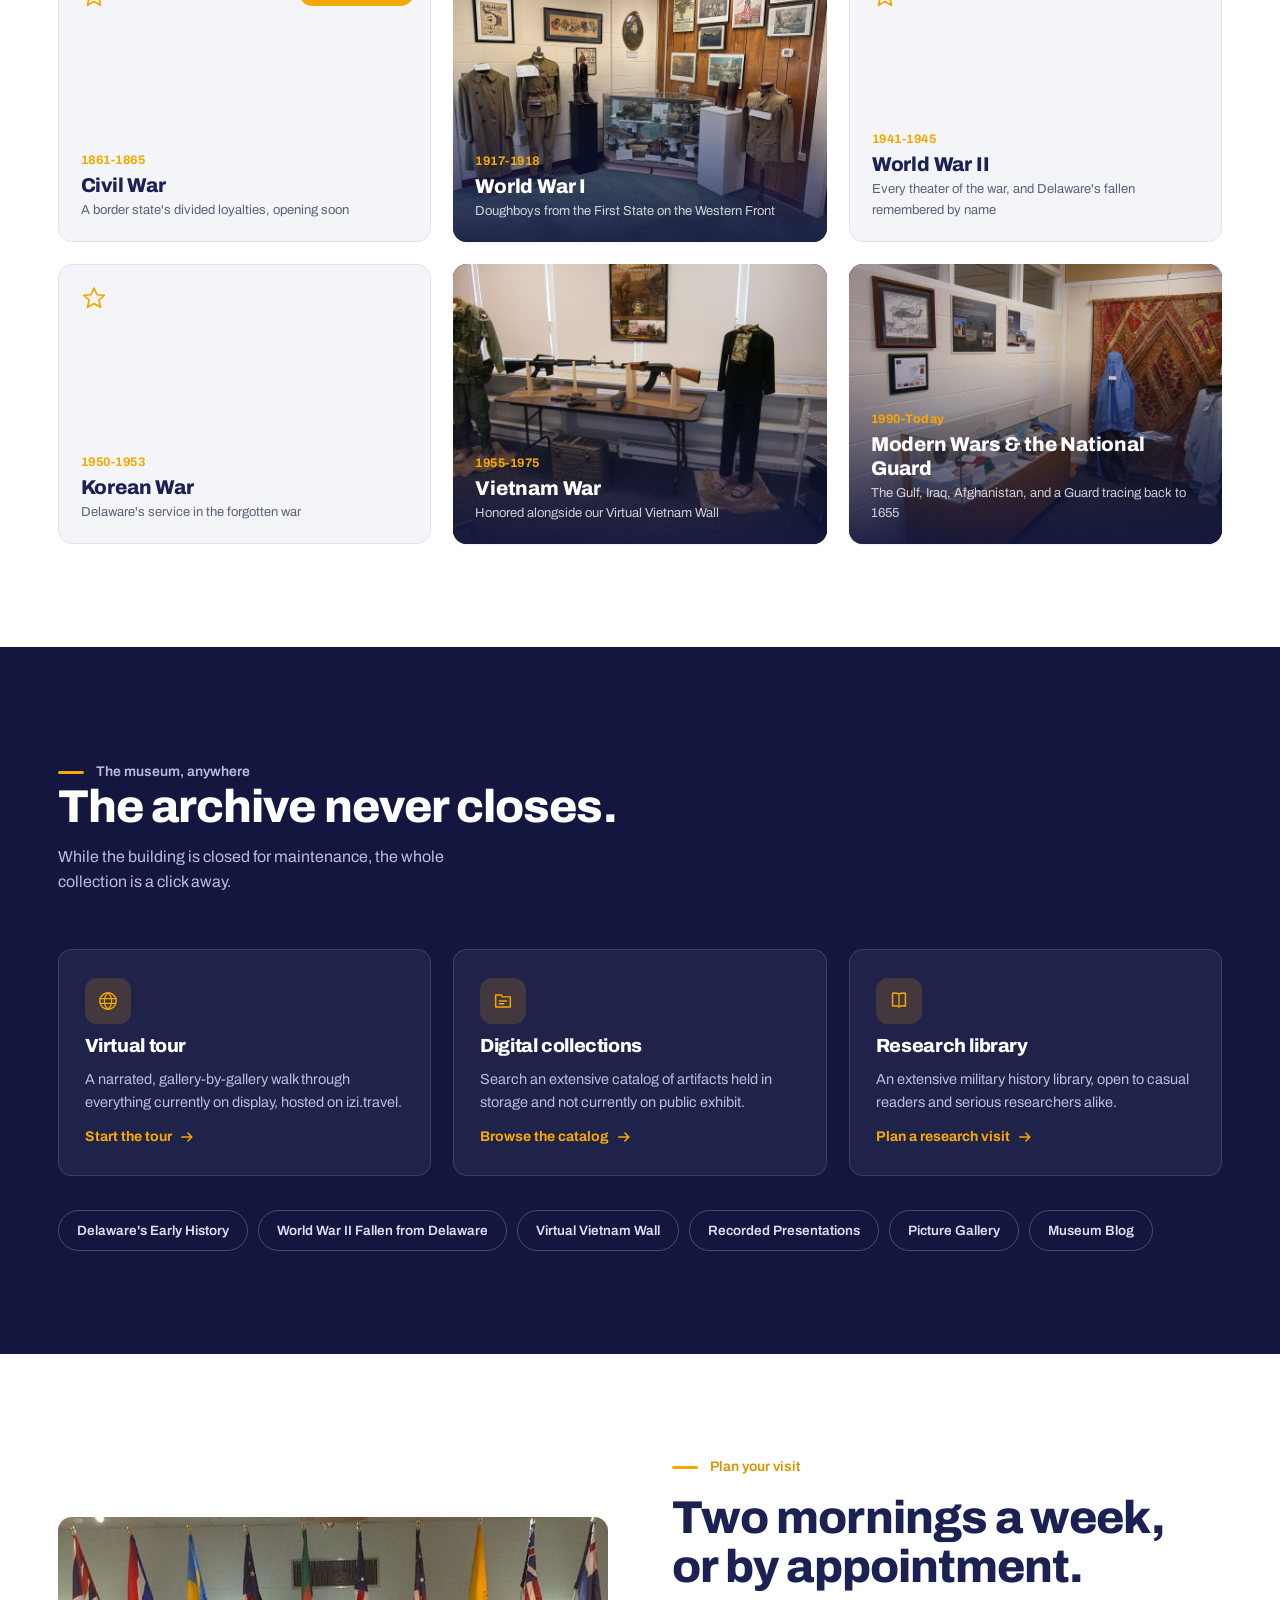
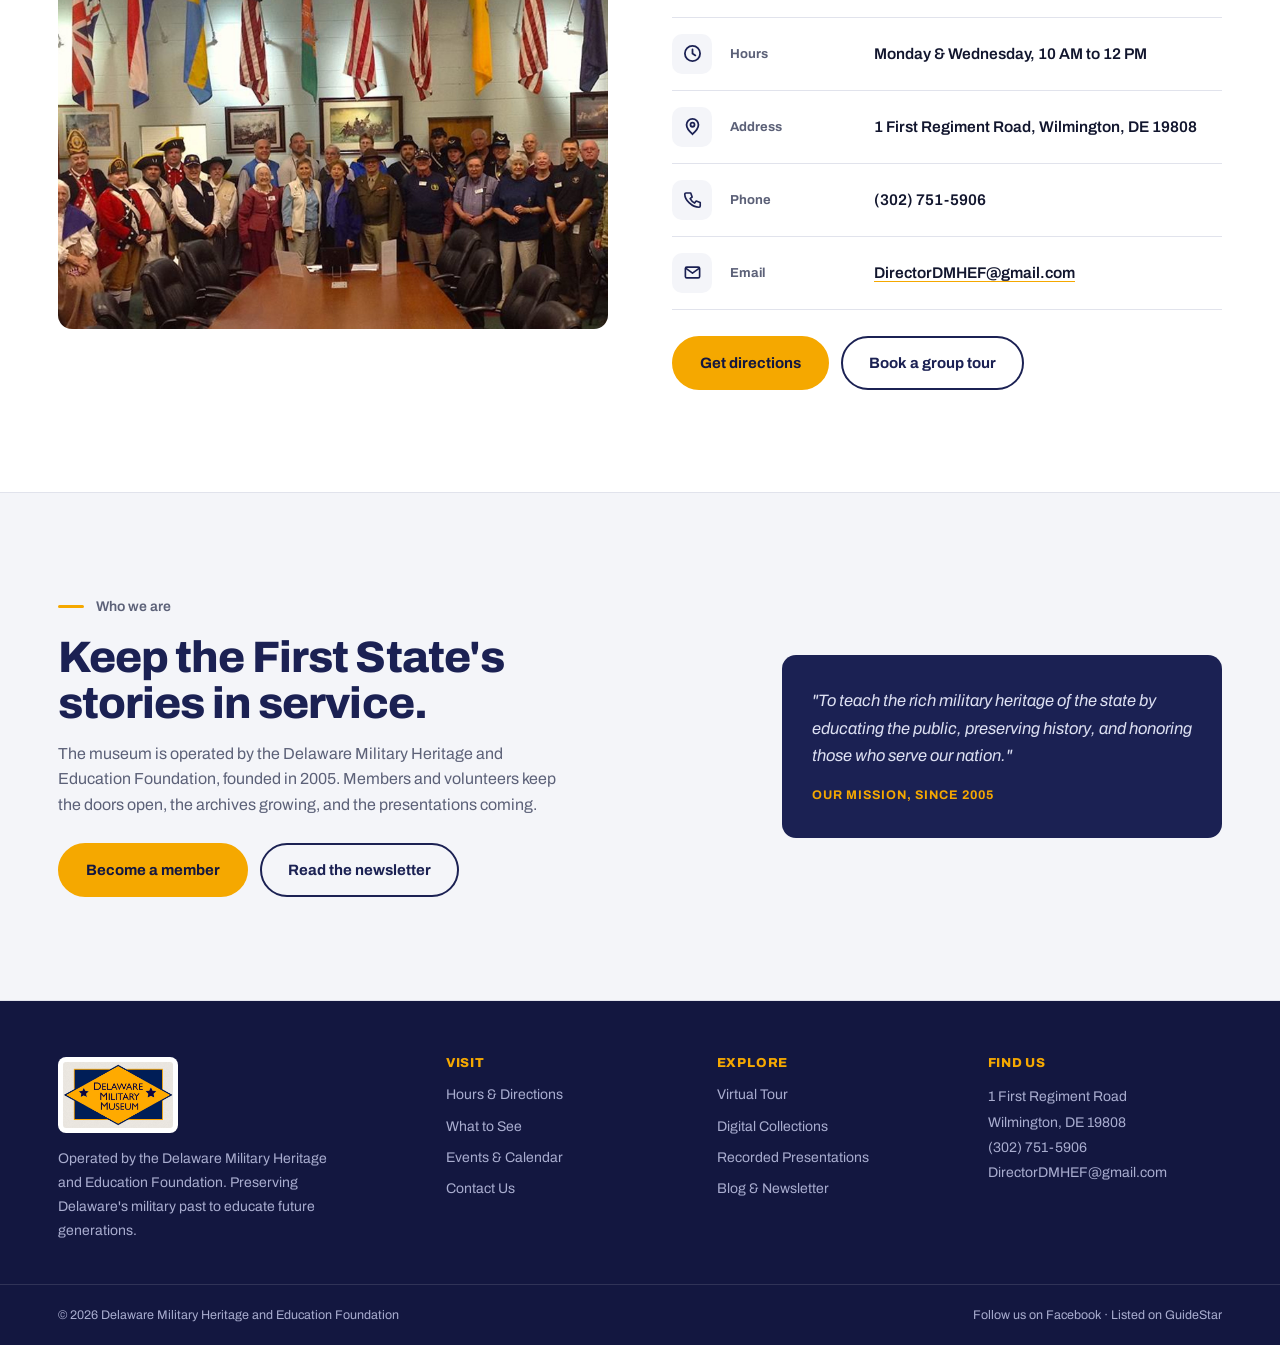
<file: modern.html>
<!doctype html>
<html lang="en">
<head>
<meta charset="utf-8">
<meta name="viewport" content="width=device-width, initial-scale=1, viewport-fit=cover">
<title>Delaware Military Museum</title>
<link rel="preconnect" href="https://fonts.googleapis.com">
<link rel="preconnect" href="https://fonts.gstatic.com" crossorigin>
<link rel="stylesheet" href="https://fonts.googleapis.com/css2?family=Archivo:ital,wght@0,400;0,500;0,600;0,700;0,800;0,900;1,400&display=swap">
<style>
  :root{
    --navy:#1B2153;
    --navy-deep:#131740;
    --gold:#F5A800;
    --gold-deep:#D99400;
    --white:#FFFFFF;
    --ground:#F4F5F9;
    --ink:#12162E;
    --muted:#5C6178;
    --line:#E1E3EC;
    --red:#B23A31;

    --font:"Archivo", "Segoe UI", system-ui, sans-serif;
    --gutter:clamp(20px, 4.5vw, 72px);
    --radius:14px;
  }

  *,*::before,*::after{box-sizing:border-box;}
  html{scroll-behavior:smooth;}
  body{
    margin:0; background:var(--white); color:var(--ink);
    font-family:var(--font); font-size:16px; line-height:1.6;
    -webkit-font-smoothing:antialiased;
  }
  img{max-width:100%; display:block;}
  a{color:inherit;}
  :focus-visible{outline:3px solid var(--gold); outline-offset:3px; border-radius:4px;}

  h1,h2,h3{margin:0; line-height:1.05; letter-spacing:-.02em; text-wrap:balance;}

  .wrap{max-width:1280px; margin:0 auto; padding-inline:var(--gutter);}

  .kicker{
    display:flex; align-items:center; gap:12px;
    font-size:14px; font-weight:600; color:var(--gold-deep);
    margin:0 0 16px;
  }
  .kicker::before{content:""; width:26px; height:3px; background:var(--gold); border-radius:2px; flex:none;}

  /* ---------- notice + header ---------- */
  .notice{
    background:var(--red); color:#FCEFE9;
    font-size:13.5px; text-align:center; padding:8px var(--gutter);
  }
  .notice a{color:#FCEFE9; text-underline-offset:3px;}

  header.site{
    position:sticky; top:env(safe-area-inset-top, 0px); z-index:80;
    background:rgba(255,255,255,.86);
    backdrop-filter:blur(14px); -webkit-backdrop-filter:blur(14px);
    border-bottom:1px solid var(--line);
  }
  .bar{display:flex; align-items:center; justify-content:space-between; gap:20px; padding-block:12px;}
  .brand{display:flex; align-items:center; gap:14px; text-decoration:none;}
  .brand img{width:84px; height:auto;}
  .brand-text{line-height:1.2;}
  .brand-text b{font-size:16px; font-weight:800; letter-spacing:-.01em; color:var(--navy); display:block;}
  .brand-text span{font-size:12px; color:var(--muted);}
  nav.primary{display:flex; align-items:center; gap:2px;}
  nav.primary a{
    text-decoration:none; font-size:14.5px; font-weight:600; color:var(--ink);
    padding:10px 14px; border-radius:99px; cursor:pointer;
    transition:background .2s ease;
  }
  nav.primary a:hover{background:var(--ground);}
  .btn{
    display:inline-flex; align-items:center; justify-content:center; gap:10px;
    font-family:var(--font); font-size:15px; font-weight:700; text-decoration:none; cursor:pointer;
    padding:13px 26px; border-radius:99px; border:2px solid transparent;
    transition:background .2s ease, color .2s ease, border-color .2s ease, transform .15s ease;
  }
  .btn:active{transform:scale(.98);}
  .btn-gold{background:var(--gold); color:var(--navy-deep); border-color:var(--gold);}
  .btn-gold:hover{background:var(--gold-deep); border-color:var(--gold-deep);}
  .btn-line{border-color:rgba(255,255,255,.7); color:var(--white);}
  .btn-line:hover{background:rgba(255,255,255,.14); border-color:var(--white);}
  .btn-navy{border-color:var(--navy); color:var(--navy);}
  .btn-navy:hover{background:var(--navy); color:var(--white);}
  .nav-cta{margin-left:10px;}

  /* ---------- hero slideshow ---------- */
  .hero{
    position:relative; overflow:hidden;
    height:min(78vh, 720px); min-height:480px;
    background:var(--navy-deep); color:var(--white);
  }
  .slide{
    position:absolute; inset:0; opacity:0;
    transition:opacity 1.1s ease;
  }
  .slide img{
    width:100%; height:100%; object-fit:cover;
  }
  .slide.on{opacity:1;}
  .slide.on img{animation:drift 9s ease-out forwards;}
  @keyframes drift{from{transform:scale(1.07);} to{transform:scale(1);}}
  .hero-shade{
    position:absolute; inset:0;
    background:linear-gradient(180deg, rgba(19,23,64,.30) 0%, rgba(19,23,64,.16) 45%, rgba(19,23,64,.82) 100%);
    pointer-events:none;
  }
  .hero-content{
    position:absolute; inset-inline:0; bottom:0; z-index:2;
    padding-bottom:clamp(30px, 5vw, 58px);
  }
  .hero h1{
    font-size:clamp(36px, 5.6vw, 72px); font-weight:900; color:var(--white);
    max-width:16ch;
    text-shadow:0 2px 24px rgba(19,23,64,.45);
  }
  .hero p.lede{
    font-size:clamp(15.5px, 1.8vw, 18px); color:rgba(255,255,255,.92);
    max-width:52ch; margin:16px 0 26px;
    text-shadow:0 1px 12px rgba(19,23,64,.5);
  }
  .hero-ctas{display:flex; flex-wrap:wrap; gap:12px;}

  .slide-caption{
    position:absolute; z-index:3; right:var(--gutter); top:clamp(18px, 3vw, 30px);
    background:rgba(19,23,64,.66); backdrop-filter:blur(8px); -webkit-backdrop-filter:blur(8px);
    border:1px solid rgba(255,255,255,.18);
    color:rgba(255,255,255,.94);
    font-size:13px; font-weight:500;
    padding:8px 16px; border-radius:99px;
    max-width:min(60vw, 420px);
  }
  .hero-controls{
    position:absolute; z-index:3; right:var(--gutter); bottom:clamp(30px, 5vw, 58px);
    display:flex; align-items:center; gap:16px;
  }
  .arrows{display:flex; gap:8px;}
  .arrow{
    width:46px; height:46px; border-radius:50%; cursor:pointer;
    border:1.5px solid rgba(255,255,255,.55);
    background:rgba(19,23,64,.35); color:var(--white);
    display:grid; place-items:center;
    transition:background .2s ease, border-color .2s ease;
  }
  .arrow:hover{background:rgba(19,23,64,.7); border-color:var(--white);}
  .dots{display:flex; gap:8px;}
  .dot{
    width:9px; height:9px; border-radius:99px; padding:0; cursor:pointer;
    border:none; background:rgba(255,255,255,.45);
    transition:width .25s ease, background .25s ease;
  }
  .dot.on{width:26px; background:var(--gold);}

  /* ---------- stat band ---------- */
  .stats{background:var(--navy); color:var(--white);}
  .stats-row{
    display:grid; grid-template-columns:repeat(4, 1fr); gap:18px;
    padding-block:26px;
  }
  .stat{display:flex; align-items:center; gap:14px; font-size:14px; color:#C6CAE4;}
  .stat b{font-size:26px; font-weight:800; color:var(--gold); letter-spacing:-.02em; font-variant-numeric:tabular-nums;}

  /* ---------- sections ---------- */
  section.block{padding-block:clamp(64px, 8vw, 110px);}
  .head-row{
    display:flex; align-items:flex-end; justify-content:space-between; gap:28px;
    margin-bottom:clamp(34px, 5vw, 54px);
  }
  .head-row h2{font-size:clamp(28px, 3.6vw, 46px); font-weight:800; color:var(--navy); max-width:22ch;}
  .head-row p{color:var(--muted); max-width:46ch; margin:12px 0 0;}
  .head-row .side{flex:none; padding-bottom:6px;}

  /* ---------- exhibits grid ---------- */
  .grid{display:grid; grid-template-columns:repeat(3, 1fr); gap:22px;}
  .card{
    position:relative; overflow:hidden; border-radius:var(--radius);
    background:var(--navy); color:var(--white);
    text-decoration:none; aspect-ratio:4/3;
    box-shadow:0 1px 2px rgba(18,22,46,.08);
  }
  .card img{
    position:absolute; inset:0; width:100%; height:100%; object-fit:cover;
    transition:transform .5s ease;
  }
  .card:hover img{transform:scale(1.045);}
  .card .veil{
    position:absolute; inset:0;
    background:linear-gradient(180deg, rgba(19,23,64,0) 34%, rgba(19,23,64,.88) 100%);
  }
  .card .meta{
    position:absolute; inset-inline:0; bottom:0; padding:20px 22px;
    display:flex; flex-direction:column; gap:3px;
  }
  .card .years{font-size:12.5px; font-weight:700; color:var(--gold); font-variant-numeric:tabular-nums; letter-spacing:.04em;}
  .card .name{font-size:20px; font-weight:800; letter-spacing:-.01em; line-height:1.2;}
  .card .note{font-size:13px; color:rgba(255,255,255,.78);}
  .card.flat{
    background:var(--ground); color:var(--navy);
    border:1px solid var(--line); box-shadow:none;
    display:flex; align-items:flex-end;
  }
  .card.flat .star{
    position:absolute; top:20px; left:22px; color:var(--gold);
  }
  .card.flat .meta{position:static; padding:20px 22px;}
  .card.flat .note{color:var(--muted);}
  .card.flat:hover{background:#ECEEF5;}
  .pill{
    position:absolute; top:16px; right:16px;
    background:var(--gold); color:var(--navy-deep);
    font-size:11px; font-weight:800; letter-spacing:.06em; text-transform:uppercase;
    padding:5px 11px; border-radius:99px;
  }

  /* ---------- digital band ---------- */
  .digital{background:var(--navy-deep); color:var(--white);}
  .digital .head-row h2{color:var(--white);}
  .digital .head-row p{color:#B9BDDD;}
  .digital-grid{display:grid; grid-template-columns:repeat(3, 1fr); gap:22px;}
  .dcard{
    background:rgba(255,255,255,.05);
    border:1px solid rgba(255,255,255,.13);
    border-radius:var(--radius);
    padding:28px 26px 26px; text-decoration:none;
    display:flex; flex-direction:column; gap:12px;
    transition:background .25s ease, border-color .25s ease, transform .25s ease;
  }
  .dcard:hover{background:rgba(255,255,255,.09); border-color:rgba(245,168,0,.55); transform:translateY(-3px);}
  .dcard .ic{
    width:46px; height:46px; border-radius:12px; display:grid; place-items:center;
    background:rgba(245,168,0,.16); color:var(--gold);
  }
  .dcard h3{font-size:19px; font-weight:800;}
  .dcard p{margin:0; font-size:14.5px; color:#B9BDDD; flex:1;}
  .dcard .go{font-size:14px; font-weight:700; color:var(--gold); display:inline-flex; align-items:center; gap:8px;}
  .chips{display:flex; flex-wrap:wrap; gap:10px; margin-top:34px;}
  .chip{
    font-size:13.5px; font-weight:600; text-decoration:none; cursor:pointer;
    border:1px solid rgba(255,255,255,.22); border-radius:99px;
    padding:9px 18px; color:#DDE0F2;
    transition:border-color .2s ease, background .2s ease;
  }
  .chip:hover{border-color:var(--gold); background:rgba(245,168,0,.12);}

  /* ---------- visit ---------- */
  .visit-grid{display:grid; grid-template-columns:1fr 1fr; gap:clamp(30px, 5vw, 70px); align-items:center;}
  .visit-photo{border-radius:var(--radius); overflow:hidden; aspect-ratio:4/3; position:relative;}
  .visit-photo img{width:100%; height:100%; object-fit:cover;}
  .visit h2{font-size:clamp(28px, 3.6vw, 46px); font-weight:800; color:var(--navy);}
  .vlist{display:grid; gap:0; margin-top:26px; border-top:1px solid var(--line);}
  .vrow{
    display:grid; grid-template-columns:44px 130px 1fr; gap:14px; align-items:center;
    padding-block:16px; border-bottom:1px solid var(--line);
  }
  .vrow .ic{
    width:40px; height:40px; border-radius:10px; display:grid; place-items:center;
    background:var(--ground); color:var(--navy);
  }
  .vrow .k{font-size:13px; font-weight:700; color:var(--muted);}
  .vrow .v{font-size:15.5px; font-weight:600; color:var(--ink);}
  .vrow .v a{text-decoration-color:var(--gold); text-underline-offset:3px;}
  .visit-ctas{display:flex; flex-wrap:wrap; gap:12px; margin-top:26px;}

  /* ---------- support ---------- */
  .support{background:var(--ground); border-block:1px solid var(--line);}
  .support-inner{
    display:grid; grid-template-columns:1.2fr .8fr; gap:clamp(30px, 5vw, 70px); align-items:center;
  }
  .support h2{font-size:clamp(28px, 3.6vw, 44px); font-weight:800; color:var(--navy);}
  .support p{color:var(--muted); max-width:56ch;}
  .mission{
    background:var(--navy); color:#DDE0F2; border-radius:var(--radius);
    padding:32px 30px; font-size:16.5px; line-height:1.65; font-style:italic;
  }
  .mission b{display:block; margin-top:16px; font-style:normal; font-size:12.5px; font-weight:700; letter-spacing:.08em; text-transform:uppercase; color:var(--gold);}

  /* ---------- footer ---------- */
  footer.site{background:var(--navy-deep); color:#A9ADCF; font-size:14px;}
  .foot-grid{display:grid; grid-template-columns:1.5fr 1fr 1fr 1fr; gap:36px; padding-block:56px 42px;}
  .foot-grid h3{font-size:13px; font-weight:800; letter-spacing:.06em; text-transform:uppercase; color:var(--gold); margin:0 0 14px;}
  .foot-grid ul{list-style:none; margin:0; padding:0; display:grid; gap:9px;}
  .foot-grid a{text-decoration:none; color:#A9ADCF; transition:color .2s ease;}
  .foot-grid a:hover{color:var(--white);}
  .foot-logo{width:120px; background:var(--white); border-radius:8px; padding:5px; margin-bottom:14px;}
  address{font-style:normal; line-height:1.8;}
  .foot-legal{
    border-top:1px solid rgba(255,255,255,.12); padding-block:20px;
    display:flex; flex-wrap:wrap; gap:8px 28px; justify-content:space-between; font-size:12.5px;
  }

  .concept-tag{
    position:fixed; bottom:14px; left:14px; z-index:99;
    background:var(--navy-deep); color:var(--gold);
    font-size:10.5px; font-weight:800; letter-spacing:.14em; text-transform:uppercase;
    padding:6px 12px; border-radius:99px; opacity:.9; pointer-events:none;
    border:1px solid rgba(245,168,0,.4);
  }

  /* ---------- responsive ---------- */
  @media (max-width: 1060px){
    nav.primary a:not(.btn){display:none;}
    .grid{grid-template-columns:1fr 1fr;}
    .digital-grid{grid-template-columns:1fr;}
    .stats-row{grid-template-columns:1fr 1fr;}
    .visit-grid{grid-template-columns:1fr;}
    .support-inner{grid-template-columns:1fr;}
    .foot-grid{grid-template-columns:1fr 1fr;}
  }
  @media (max-width: 640px){
    .grid{grid-template-columns:1fr;}
    .stats-row{grid-template-columns:1fr 1fr; gap:14px;}
    .stat b{font-size:21px;}
    .foot-grid{grid-template-columns:1fr;}
    .slide-caption{display:none;}
    .hero{min-height:520px;}
    .head-row{flex-direction:column; align-items:flex-start;}
    .vrow{grid-template-columns:44px 1fr;}
    .vrow .k{grid-column:2;}
    .vrow .v{grid-column:2;}
    .vrow .ic{grid-row:span 2;}
    .brand img{width:64px;}
  }
  @media (prefers-reduced-motion: reduce){
    *,*::before,*::after{transition:none !important; animation:none !important;}
    html{scroll-behavior:auto;}
    .slide{transition:none;}
  }
</style>
</head>
<body>

<div class="notice" role="status">
  <strong>Notice:</strong> The museum is temporarily closed for unexpected maintenance.
  Follow our <a href="#">Facebook page</a> for reopening updates.
</div>

<header class="site">
  <div class="wrap bar">
    <a class="brand" href="#" aria-label="Delaware Military Museum home">
      <img src="assets/logo.png" alt="Delaware Military Museum logo">
      <span class="brand-text">
        <b>Delaware Military Museum</b>
        <span>Wilmington, Delaware</span>
      </span>
    </a>
    <nav class="primary" aria-label="Primary">
      <a href="#visit">Visit</a>
      <a href="#exhibits">Exhibits</a>
      <a href="#digital">Collections</a>
      <a href="#">Events</a>
      <a href="#support">About</a>
      <a class="btn btn-gold nav-cta" href="#support">Become a Member</a>
    </nav>
  </div>
</header>

<main>

  <section class="hero" id="top" aria-roledescription="carousel" aria-label="Photos from the museum">
    <div class="slide on">
      <img src="assets/photo9.jpg" alt="World War I gallery with uniforms, helmets, and recruiting posters">
    </div>
    <div class="slide">
      <img src="assets/photo10.jpg" alt="Continental sailor display in the Naval War Room of 1812">
    </div>
    <div class="slide">
      <img src="assets/photo5.jpg" alt="Revolutionary War reenactors at an encampment outside the museum">
    </div>
    <div class="slide">
      <img src="assets/photo4.jpg" alt="Volunteers and reenactors gathered beneath the museum's historic flags">
    </div>
    <div class="slide">
      <img src="assets/photo2.jpg" alt="War in Afghanistan exhibit with artifacts and displays">
    </div>
    <div class="slide">
      <img src="assets/photo1.jpg" alt="Vietnam War collection with field gear and equipment">
    </div>
    <div class="hero-shade"></div>

    <div class="slide-caption" id="caption">Inside the World War I gallery</div>

    <div class="wrap hero-content">
      <h1>Delaware's military story, told in person.</h1>
      <p class="lede">
        Nine eras of artifacts, photographs, and interactive history, from the colonial
        militias of New Sweden to the Delaware National Guard of today.
      </p>
      <div class="hero-ctas">
        <a class="btn btn-gold" href="#visit">Plan your visit</a>
        <a class="btn btn-line" href="#digital">Take the virtual tour</a>
      </div>
    </div>

    <div class="hero-controls">
      <div class="dots" id="dots" role="tablist" aria-label="Choose slide"></div>
      <div class="arrows">
        <button class="arrow" id="prev" aria-label="Previous photo">
          <svg width="17" height="17" viewBox="0 0 16 16" fill="none" aria-hidden="true"><path d="M10.5 2.5 5 8l5.5 5.5" stroke="currentColor" stroke-width="1.8" stroke-linecap="round" stroke-linejoin="round"/></svg>
        </button>
        <button class="arrow" id="next" aria-label="Next photo">
          <svg width="17" height="17" viewBox="0 0 16 16" fill="none" aria-hidden="true"><path d="M5.5 2.5 11 8l-5.5 5.5" stroke="currentColor" stroke-width="1.8" stroke-linecap="round" stroke-linejoin="round"/></svg>
        </button>
      </div>
    </div>
  </section>

  <div class="stats">
    <div class="wrap stats-row">
      <div class="stat"><b>9</b><span>permanent era exhibits</span></div>
      <div class="stat"><b>1638</b><span>where the story begins</span></div>
      <div class="stat"><b>2005</b><span>foundation established</span></div>
      <div class="stat"><b>24/7</b><span>virtual tour &amp; archives</span></div>
    </div>
  </div>

  <section class="block" id="exhibits">
    <div class="wrap">
      <div class="head-row">
        <div>
          <p class="kicker">What to see</p>
          <h2>Walk nine eras of American conflict.</h2>
          <p>Every gallery pairs original artifacts with interactive history boards and the stories of the Delawareans who were there.</p>
        </div>
        <div class="side">
          <a class="btn btn-navy" href="#">All exhibits</a>
        </div>
      </div>

      <div class="grid">
        <a class="card" href="#">
          <img src="assets/photo3.jpg" alt="New Sweden exhibit story boards" loading="lazy">
          <div class="veil"></div>
          <div class="meta">
            <span class="years">1638-1775</span>
            <span class="name">Colonial Period</span>
            <span class="note">New Sweden, Fort Christina, and the first militias</span>
          </div>
        </a>
        <a class="card" href="#">
          <img src="assets/photo6.jpg" alt="Reenactor in Continental uniform carrying the colors" loading="lazy">
          <div class="veil"></div>
          <div class="meta">
            <span class="years">1775-1783</span>
            <span class="name">American Revolution</span>
            <span class="note">The 1st Delaware Regiment and the famed Blue Hens</span>
          </div>
        </a>
        <a class="card" href="#">
          <img src="assets/photo10.jpg" alt="Naval War Room of 1812 sailor display" loading="lazy">
          <div class="veil"></div>
          <div class="meta">
            <span class="years">1812-1815</span>
            <span class="name">Naval War Room of 1812</span>
            <span class="note">Sailors and privateers of the second war for independence</span>
          </div>
        </a>
        <a class="card flat" href="#">
          <span class="pill">Coming soon</span>
          <svg class="star" width="26" height="26" viewBox="0 0 24 24" fill="none" aria-hidden="true"><path d="M12 2.8 14.8 9l6.7.6-5 4.4 1.5 6.6L12 17l-6 3.6 1.5-6.6-5-4.4L9.2 9 12 2.8Z" stroke="currentColor" stroke-width="1.6" stroke-linejoin="round"/></svg>
          <div class="meta">
            <span class="years">1861-1865</span>
            <span class="name">Civil War</span>
            <span class="note">A border state's divided loyalties, opening soon</span>
          </div>
        </a>
        <a class="card" href="#">
          <img src="assets/photo9.jpg" alt="World War I gallery with uniforms and posters" loading="lazy">
          <div class="veil"></div>
          <div class="meta">
            <span class="years">1917-1918</span>
            <span class="name">World War I</span>
            <span class="note">Doughboys from the First State on the Western Front</span>
          </div>
        </a>
        <a class="card flat" href="#">
          <svg class="star" width="26" height="26" viewBox="0 0 24 24" fill="none" aria-hidden="true"><path d="M12 2.8 14.8 9l6.7.6-5 4.4 1.5 6.6L12 17l-6 3.6 1.5-6.6-5-4.4L9.2 9 12 2.8Z" stroke="currentColor" stroke-width="1.6" stroke-linejoin="round"/></svg>
          <div class="meta">
            <span class="years">1941-1945</span>
            <span class="name">World War II</span>
            <span class="note">Every theater of the war, and Delaware's fallen remembered by name</span>
          </div>
        </a>
        <a class="card flat" href="#">
          <svg class="star" width="26" height="26" viewBox="0 0 24 24" fill="none" aria-hidden="true"><path d="M12 2.8 14.8 9l6.7.6-5 4.4 1.5 6.6L12 17l-6 3.6 1.5-6.6-5-4.4L9.2 9 12 2.8Z" stroke="currentColor" stroke-width="1.6" stroke-linejoin="round"/></svg>
          <div class="meta">
            <span class="years">1950-1953</span>
            <span class="name">Korean War</span>
            <span class="note">Delaware's service in the forgotten war</span>
          </div>
        </a>
        <a class="card" href="#">
          <img src="assets/photo1.jpg" alt="Vietnam War collection with field uniform and equipment" loading="lazy">
          <div class="veil"></div>
          <div class="meta">
            <span class="years">1955-1975</span>
            <span class="name">Vietnam War</span>
            <span class="note">Honored alongside our Virtual Vietnam Wall</span>
          </div>
        </a>
        <a class="card" href="#">
          <img src="assets/photo2.jpg" alt="War in Afghanistan exhibit" loading="lazy">
          <div class="veil"></div>
          <div class="meta">
            <span class="years">1990-Today</span>
            <span class="name">Modern Wars &amp; the National Guard</span>
            <span class="note">The Gulf, Iraq, Afghanistan, and a Guard tracing back to 1655</span>
          </div>
        </a>
      </div>
    </div>
  </section>

  <section class="block digital" id="digital">
    <div class="wrap">
      <div class="head-row">
        <div>
          <p class="kicker">The museum, anywhere</p>
          <h2>The archive never closes.</h2>
          <p>While the building is closed for maintenance, the whole collection is a click away.</p>
        </div>
      </div>

      <div class="digital-grid">
        <a class="dcard" href="#">
          <span class="ic">
            <svg width="22" height="22" viewBox="0 0 24 24" fill="none" aria-hidden="true"><circle cx="12" cy="12" r="9" stroke="currentColor" stroke-width="1.6"/><path d="M12 3c-2.6 2.4-4 5.6-4 9s1.4 6.6 4 9c2.6-2.4 4-5.6 4-9s-1.4-6.6-4-9Z" stroke="currentColor" stroke-width="1.4"/><path d="M3.5 9.5h17M3.5 14.5h17" stroke="currentColor" stroke-width="1.4"/></svg>
          </span>
          <h3>Virtual tour</h3>
          <p>A narrated, gallery-by-gallery walk through everything currently on display, hosted on izi.travel.</p>
          <span class="go">Start the tour
            <svg width="14" height="14" viewBox="0 0 16 16" fill="none" aria-hidden="true"><path d="M2 8h11M9 3.5 13.5 8 9 12.5" stroke="currentColor" stroke-width="1.8" stroke-linecap="round" stroke-linejoin="round"/></svg>
          </span>
        </a>
        <a class="dcard" href="#">
          <span class="ic">
            <svg width="22" height="22" viewBox="0 0 24 24" fill="none" aria-hidden="true"><path d="M4 5.5h6l1.5 2H20v11H4v-13Z" stroke="currentColor" stroke-width="1.6" stroke-linejoin="round"/><path d="M8 12h8M8 15h5" stroke="currentColor" stroke-width="1.4" stroke-linecap="round"/></svg>
          </span>
          <h3>Digital collections</h3>
          <p>Search an extensive catalog of artifacts held in storage and not currently on public exhibit.</p>
          <span class="go">Browse the catalog
            <svg width="14" height="14" viewBox="0 0 16 16" fill="none" aria-hidden="true"><path d="M2 8h11M9 3.5 13.5 8 9 12.5" stroke="currentColor" stroke-width="1.8" stroke-linecap="round" stroke-linejoin="round"/></svg>
          </span>
        </a>
        <a class="dcard" href="#">
          <span class="ic">
            <svg width="22" height="22" viewBox="0 0 24 24" fill="none" aria-hidden="true"><path d="M12 4.5c-2-1.4-4.6-1.6-7-1v14c2.4-.6 5-.4 7 1 2-1.4 4.6-1.6 7-1v-14c-2.4-.6-5-.4-7 1Z" stroke="currentColor" stroke-width="1.6" stroke-linejoin="round"/><path d="M12 4.5v14" stroke="currentColor" stroke-width="1.4"/></svg>
          </span>
          <h3>Research library</h3>
          <p>An extensive military history library, open to casual readers and serious researchers alike.</p>
          <span class="go">Plan a research visit
            <svg width="14" height="14" viewBox="0 0 16 16" fill="none" aria-hidden="true"><path d="M2 8h11M9 3.5 13.5 8 9 12.5" stroke="currentColor" stroke-width="1.8" stroke-linecap="round" stroke-linejoin="round"/></svg>
          </span>
        </a>
      </div>

      <div class="chips">
        <a class="chip" href="#">Delaware's Early History</a>
        <a class="chip" href="#">World War II Fallen from Delaware</a>
        <a class="chip" href="#">Virtual Vietnam Wall</a>
        <a class="chip" href="#">Recorded Presentations</a>
        <a class="chip" href="#">Picture Gallery</a>
        <a class="chip" href="#">Museum Blog</a>
      </div>
    </div>
  </section>

  <section class="block visit" id="visit">
    <div class="wrap visit-grid">
      <div class="visit-photo">
        <img src="assets/photo4.jpg" alt="Volunteers and reenactors beneath the flags of Delaware's history" loading="lazy">
      </div>
      <div>
        <p class="kicker">Plan your visit</p>
        <h2>Two mornings a week, or by appointment.</h2>
        <div class="vlist">
          <div class="vrow">
            <span class="ic">
              <svg width="19" height="19" viewBox="0 0 16 16" fill="none" aria-hidden="true"><circle cx="8" cy="8" r="6.4" stroke="currentColor" stroke-width="1.5"/><path d="M8 4.6V8l2.4 1.6" stroke="currentColor" stroke-width="1.5" stroke-linecap="round"/></svg>
            </span>
            <span class="k">Hours</span>
            <span class="v">Monday &amp; Wednesday, 10 AM to 12 PM</span>
          </div>
          <div class="vrow">
            <span class="ic">
              <svg width="19" height="19" viewBox="0 0 16 16" fill="none" aria-hidden="true"><path d="M8 14.5S3 9.9 3 6.5a5 5 0 0 1 10 0c0 3.4-5 8-5 8Z" stroke="currentColor" stroke-width="1.5"/><circle cx="8" cy="6.5" r="1.7" stroke="currentColor" stroke-width="1.5"/></svg>
            </span>
            <span class="k">Address</span>
            <span class="v">1 First Regiment Road, Wilmington, DE 19808</span>
          </div>
          <div class="vrow">
            <span class="ic">
              <svg width="19" height="19" viewBox="0 0 16 16" fill="none" aria-hidden="true"><path d="M3.5 2.5h3l1.2 3.4-1.7 1.3a9.5 9.5 0 0 0 3.8 3.8l1.3-1.7 3.4 1.2v3c0 .6-.4 1-1 1C7.6 14.5 1.5 8.4 1.5 3.5c0-.6.4-1 1-1Z" stroke="currentColor" stroke-width="1.4" stroke-linejoin="round"/></svg>
            </span>
            <span class="k">Phone</span>
            <span class="v">(302) 751-5906</span>
          </div>
          <div class="vrow">
            <span class="ic">
              <svg width="19" height="19" viewBox="0 0 16 16" fill="none" aria-hidden="true"><rect x="2" y="3.5" width="12" height="9" rx="1.2" stroke="currentColor" stroke-width="1.4"/><path d="m2.5 4.5 5.5 4 5.5-4" stroke="currentColor" stroke-width="1.4" stroke-linecap="round" stroke-linejoin="round"/></svg>
            </span>
            <span class="k">Email</span>
            <span class="v"><a href="mailto:DirectorDMHEF@gmail.com">DirectorDMHEF@gmail.com</a></span>
          </div>
        </div>
        <div class="visit-ctas">
          <a class="btn btn-gold" href="#">Get directions</a>
          <a class="btn btn-navy" href="#">Book a group tour</a>
        </div>
      </div>
    </div>
  </section>

  <section class="block support" id="support">
    <div class="wrap support-inner">
      <div>
        <p class="kicker">Who we are</p>
        <h2>Keep the First State's stories in service.</h2>
        <p style="margin-top:14px;">
          The museum is operated by the Delaware Military Heritage and Education Foundation,
          founded in 2005. Members and volunteers keep the doors open, the archives growing,
          and the presentations coming.
        </p>
        <div class="visit-ctas">
          <a class="btn btn-gold" href="#">Become a member</a>
          <a class="btn btn-navy" href="#">Read the newsletter</a>
        </div>
      </div>
      <div class="mission">
        "To teach the rich military heritage of the state by educating the public,
        preserving history, and honoring those who serve our nation."
        <b>Our mission, since 2005</b>
      </div>
    </div>
  </section>

</main>

<footer class="site">
  <div class="wrap foot-grid">
    <div>
      <img class="foot-logo" src="assets/logo.png" alt="Delaware Military Museum logo">
      <p style="margin:0; max-width:34ch; line-height:1.7;">
        Operated by the Delaware Military Heritage and Education Foundation.
        Preserving Delaware's military past to educate future generations.
      </p>
    </div>
    <div>
      <h3>Visit</h3>
      <ul>
        <li><a href="#visit">Hours &amp; Directions</a></li>
        <li><a href="#exhibits">What to See</a></li>
        <li><a href="#">Events &amp; Calendar</a></li>
        <li><a href="#">Contact Us</a></li>
      </ul>
    </div>
    <div>
      <h3>Explore</h3>
      <ul>
        <li><a href="#digital">Virtual Tour</a></li>
        <li><a href="#digital">Digital Collections</a></li>
        <li><a href="#">Recorded Presentations</a></li>
        <li><a href="#">Blog &amp; Newsletter</a></li>
      </ul>
    </div>
    <div>
      <h3>Find Us</h3>
      <address>
        1 First Regiment Road<br>
        Wilmington, DE 19808<br>
        (302) 751-5906<br>
        <a href="mailto:DirectorDMHEF@gmail.com">DirectorDMHEF@gmail.com</a>
      </address>
    </div>
  </div>
  <div class="wrap foot-legal">
    <span>&copy; 2026 Delaware Military Heritage and Education Foundation</span>
    <span>Follow us on Facebook &middot; Listed on GuideStar</span>
  </div>
</footer>

<div class="concept-tag">Redesign Concept B</div>

<script>
(function(){
  var slides = Array.prototype.slice.call(document.querySelectorAll('.slide'));
  var captions = [
    'Inside the World War I gallery',
    'The Naval War Room of 1812',
    'Revolutionary encampment on First Regiment Road',
    'Volunteers and reenactors in the flag room',
    'The War in Afghanistan exhibit',
    'The Vietnam War collection'
  ];
  var captionEl = document.getElementById('caption');
  var dotsEl = document.getElementById('dots');
  var i = 0, timer = null;
  var reduced = window.matchMedia('(prefers-reduced-motion: reduce)').matches;

  slides.forEach(function(_, n){
    var d = document.createElement('button');
    d.className = 'dot' + (n === 0 ? ' on' : '');
    d.setAttribute('aria-label', 'Go to slide ' + (n + 1));
    d.addEventListener('click', function(){ go(n); restart(); });
    dotsEl.appendChild(d);
  });
  var dots = Array.prototype.slice.call(dotsEl.children);

  function go(n){
    slides[i].classList.remove('on');
    dots[i].classList.remove('on');
    i = (n + slides.length) % slides.length;
    slides[i].classList.add('on');
    dots[i].classList.add('on');
    captionEl.textContent = captions[i];
  }
  function next(){ go(i + 1); }
  function restart(){
    if (reduced) return;
    clearInterval(timer);
    timer = setInterval(next, 6000);
  }

  document.getElementById('next').addEventListener('click', function(){ next(); restart(); });
  document.getElementById('prev').addEventListener('click', function(){ go(i - 1); restart(); });

  var hero = document.querySelector('.hero');
  hero.addEventListener('mouseenter', function(){ clearInterval(timer); });
  hero.addEventListener('mouseleave', restart);
  hero.addEventListener('keydown', function(e){
    if (e.key === 'ArrowRight'){ next(); restart(); }
    if (e.key === 'ArrowLeft'){ go(i - 1); restart(); }
  });
  document.addEventListener('visibilitychange', function(){
    if (document.hidden) clearInterval(timer); else restart();
  });

  restart();
})();
</script>

</body>
</html>
</file>
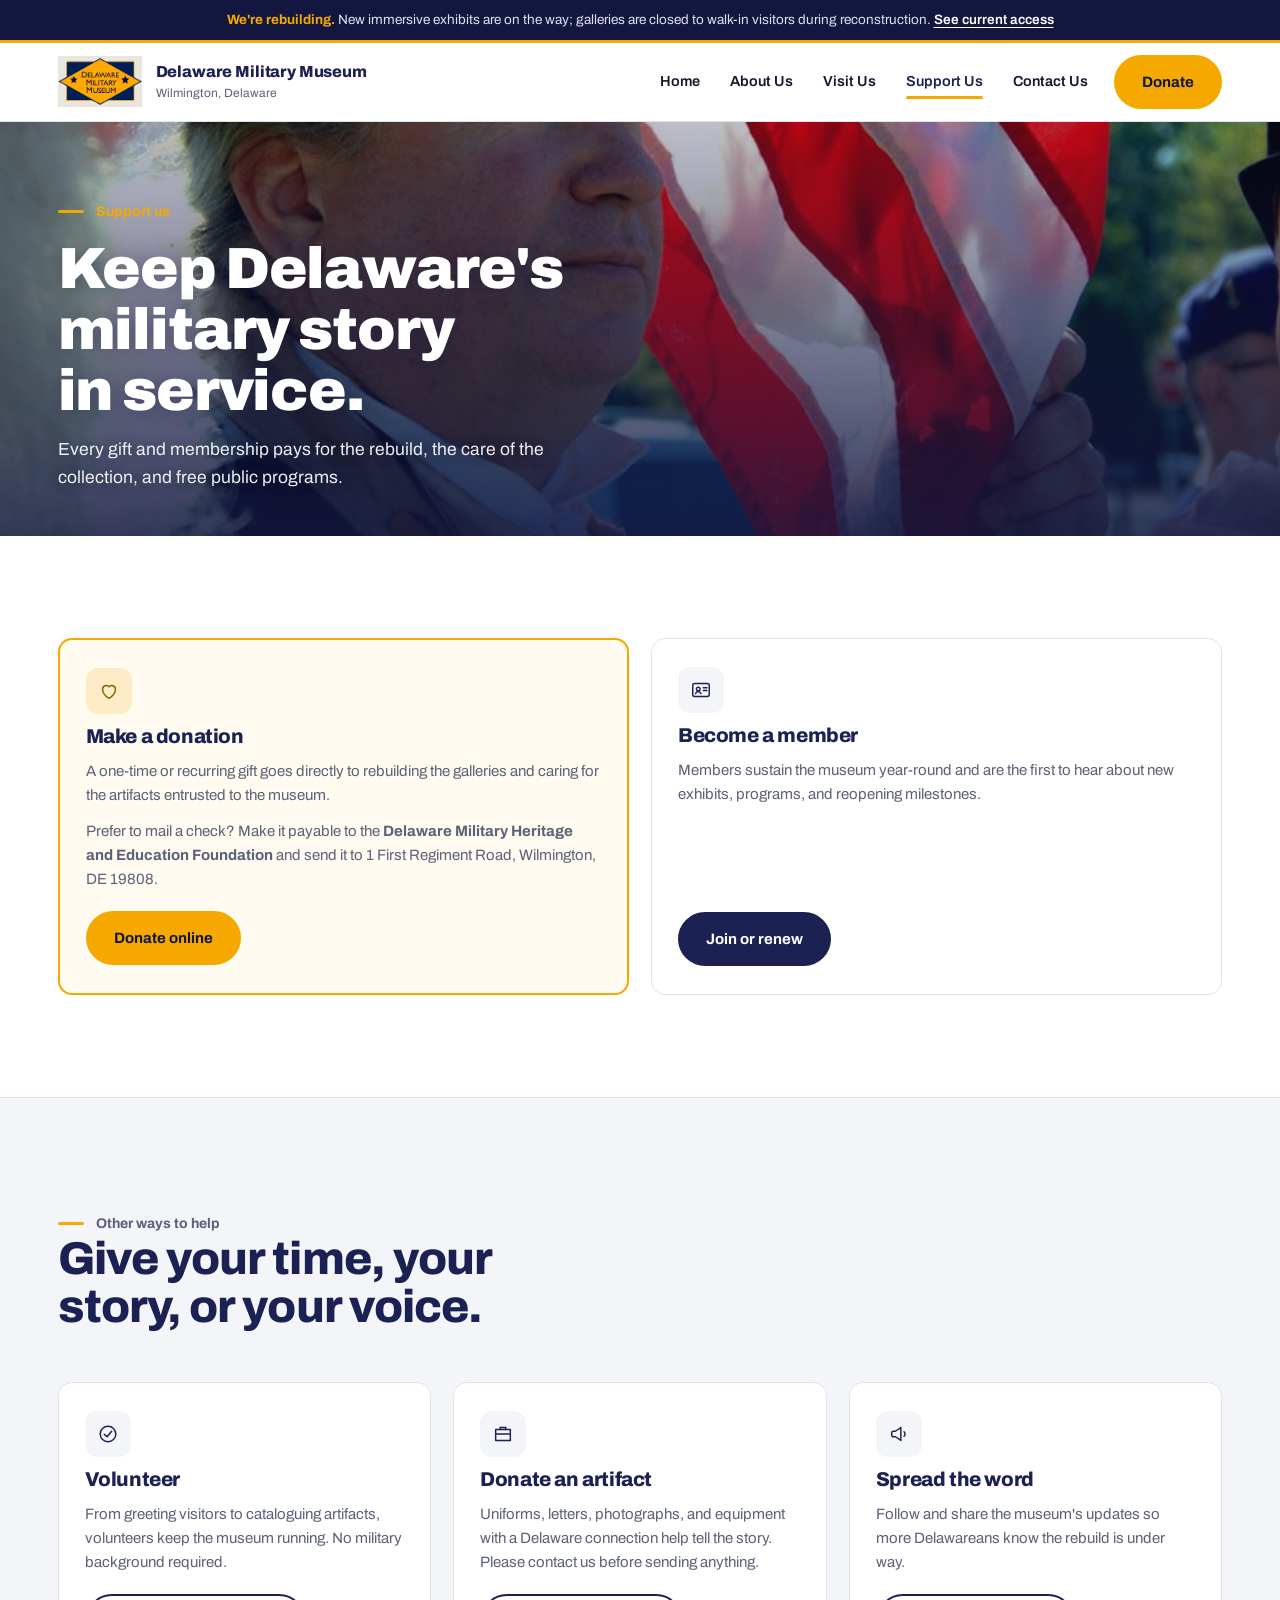
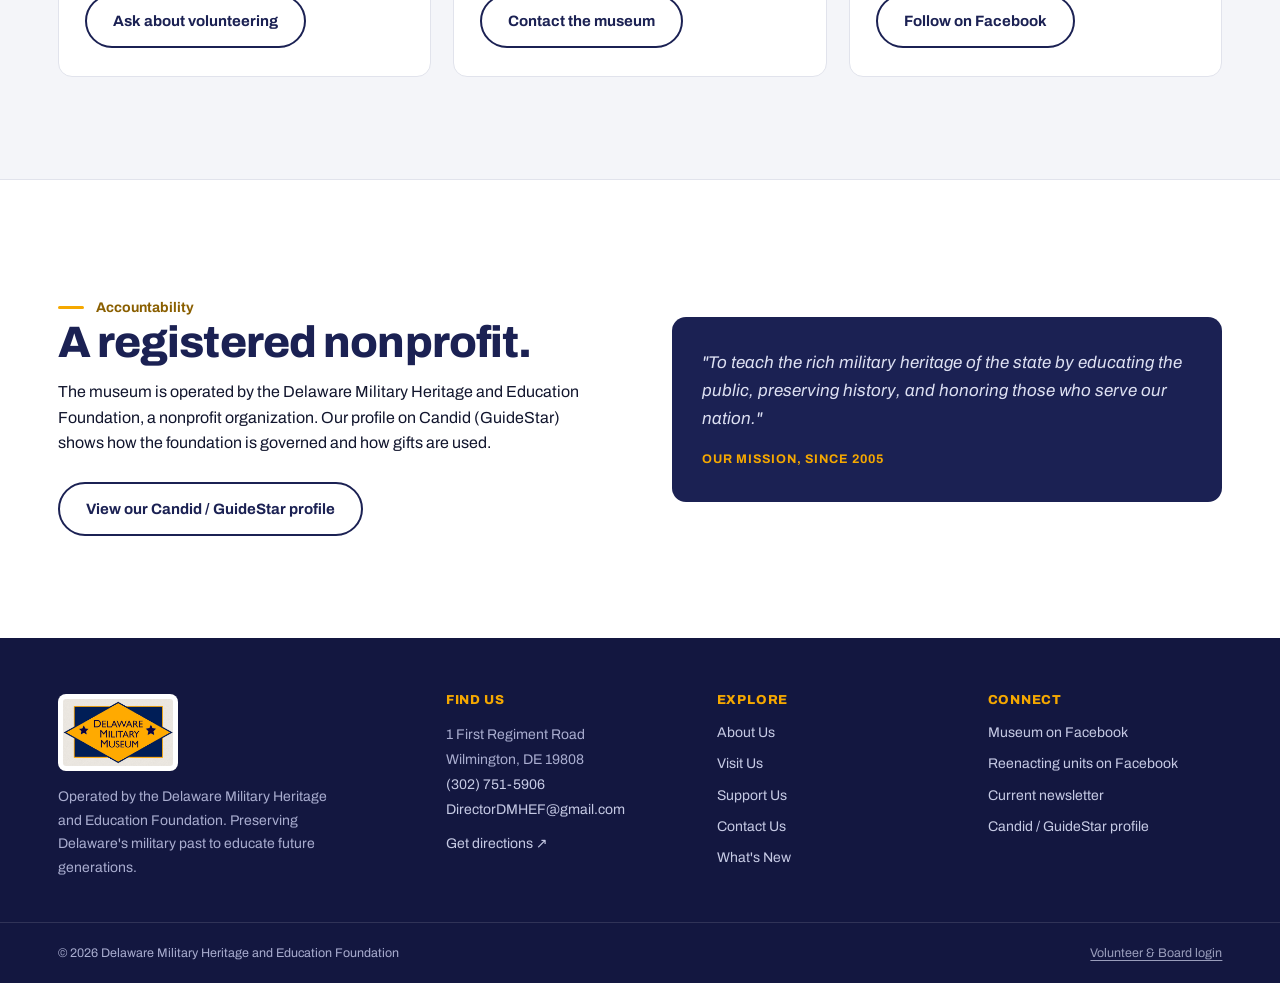
<file: support.html>
<!doctype html>
<html lang="en">
<head>
<meta charset="utf-8">
<meta name="viewport" content="width=device-width, initial-scale=1, viewport-fit=cover">
<title>Support Us | Delaware Military Museum</title>
<meta name="description" content="Donate, become a member, or volunteer to support the Delaware Military Museum and the Delaware Military Heritage and Education Foundation.">
<link rel="icon" href="assets/logo.png">
<link rel="preconnect" href="https://fonts.googleapis.com">
<link rel="preconnect" href="https://fonts.gstatic.com" crossorigin>
<link rel="stylesheet" href="https://fonts.googleapis.com/css2?family=Archivo:ital,wght@0,400;0,500;0,600;0,700;0,800;0,900;1,400&display=swap">
<link rel="stylesheet" href="css/site.css">
</head>
<body>

<a class="skip" href="#main">Skip to content</a>

<div class="notice" role="status">
  <strong>We're rebuilding.</strong> New immersive exhibits are on the way; galleries are closed to walk-in visitors during reconstruction.
  <a href="visit.html#access">See current access</a>
</div>

<header class="site">
  <div class="wrap bar">
    <a class="brand" href="index.html" aria-label="Delaware Military Museum home">
      <img src="assets/logo.png" alt="Delaware Military Museum logo">
      <span class="brand-text">
        <b>Delaware Military Museum</b>
        <span>Wilmington, Delaware</span>
      </span>
    </a>
    <button class="menu-btn" aria-expanded="false" aria-controls="primary-nav">
      <svg class="burger" width="18" height="18" viewBox="0 0 18 18" fill="none" aria-hidden="true"><path d="M2 4.5h14M2 9h14M2 13.5h14" stroke="currentColor" stroke-width="2" stroke-linecap="round"/></svg>
      <svg class="x" width="18" height="18" viewBox="0 0 18 18" fill="none" aria-hidden="true"><path d="m4 4 10 10M14 4 4 14" stroke="currentColor" stroke-width="2" stroke-linecap="round"/></svg>
      Menu
    </button>
    <nav class="primary" id="primary-nav" aria-label="Primary">
      <a href="index.html">Home</a>
      <a href="about.html">About Us</a>
      <a href="visit.html">Visit Us</a>
      <a href="support.html" aria-current="page">Support Us</a>
      <a href="contact.html">Contact Us</a>
      <a class="btn btn-gold nav-cta" href="#donate">Donate</a>
    </nav>
  </div>
</header>

<main id="main">

  <section class="page-hero">
    <img src="assets/photo6.jpg" alt="Reenactor in Continental uniform carrying the colors">
    <div class="hero-shade"></div>
    <div class="wrap hero-content">
      <p class="kicker">Support us</p>
      <h1>Keep Delaware's military story in service.</h1>
      <p class="lede">Every gift and membership pays for the rebuild, the care of the collection, and free public programs.</p>
    </div>
  </section>

  <!-- Donate + Membership -->
  <section class="block">
    <div class="wrap">
      <div class="cards two">
        <div class="info feature" id="donate">
          <span class="ic">
            <svg width="22" height="22" viewBox="0 0 24 24" fill="none" aria-hidden="true"><path d="M12 20s-7-4.4-7-10a4 4 0 0 1 7-2.6A4 4 0 0 1 19 10c0 5.6-7 10-7 10Z" stroke="currentColor" stroke-width="1.6" stroke-linejoin="round"/></svg>
          </span>
          <h3>Make a donation</h3>
          <p>
            A one-time or recurring gift goes directly to rebuilding the galleries and caring for
            the artifacts entrusted to the museum.
          </p>
          <!-- CONFIRM WITH MUSEUM: payee name and mailing address for checks. -->
          <p>
            Prefer to mail a check? Make it payable to the <strong>Delaware Military Heritage and
            Education Foundation</strong> and send it to 1 First Regiment Road, Wilmington, DE 19808.
          </p>
          <div class="btn-row">
            <a class="btn btn-gold" data-link="donate" href="#">Donate online</a>
          </div>
        </div>
        <div class="info" id="membership">
          <span class="ic">
            <svg width="22" height="22" viewBox="0 0 24 24" fill="none" aria-hidden="true"><rect x="3" y="5" width="18" height="14" rx="2" stroke="currentColor" stroke-width="1.6"/><circle cx="9" cy="11" r="2" stroke="currentColor" stroke-width="1.5"/><path d="M6 16c.5-1.5 1.6-2.3 3-2.3s2.5.8 3 2.3M14.5 9.5h4M14.5 12.5h4" stroke="currentColor" stroke-width="1.5" stroke-linecap="round"/></svg>
          </span>
          <h3>Become a member</h3>
          <p>
            Members sustain the museum year-round and are the first to hear about new exhibits,
            programs, and reopening milestones.
          </p>
          <div class="btn-row">
            <a class="btn btn-solid" data-link="membership" href="#">Join or renew</a>
          </div>
        </div>
      </div>
    </div>
  </section>

  <!-- Other ways to help -->
  <section class="block ground">
    <div class="wrap">
      <div class="head-row">
        <div>
          <p class="kicker">Other ways to help</p>
          <h2>Give your time, your story, or your voice.</h2>
        </div>
      </div>
      <div class="cards">
        <div class="info">
          <span class="ic">
            <svg width="22" height="22" viewBox="0 0 24 24" fill="none" aria-hidden="true"><path d="M8 12.5 11 15l5-6" stroke="currentColor" stroke-width="1.7" stroke-linecap="round" stroke-linejoin="round"/><circle cx="12" cy="12" r="8.5" stroke="currentColor" stroke-width="1.6"/></svg>
          </span>
          <h3>Volunteer</h3>
          <p>From greeting visitors to cataloguing artifacts, volunteers keep the museum running. No military background required.</p>
          <div class="btn-row"><a class="btn btn-navy" href="contact.html">Ask about volunteering</a></div>
        </div>
        <div class="info">
          <span class="ic">
            <svg width="22" height="22" viewBox="0 0 24 24" fill="none" aria-hidden="true"><path d="M4 7h16v12H4z" stroke="currentColor" stroke-width="1.6" stroke-linejoin="round"/><path d="M9 7V5h6v2M4 12h16" stroke="currentColor" stroke-width="1.6" stroke-linecap="round"/></svg>
          </span>
          <h3>Donate an artifact</h3>
          <p>Uniforms, letters, photographs, and equipment with a Delaware connection help tell the story. Please contact us before sending anything.</p>
          <div class="btn-row"><a class="btn btn-navy" href="contact.html">Contact the museum</a></div>
        </div>
        <div class="info">
          <span class="ic">
            <svg width="22" height="22" viewBox="0 0 24 24" fill="none" aria-hidden="true"><path d="M4 11v2a2 2 0 0 0 2 2h2l6 4V5L8 9H6a2 2 0 0 0-2 2Z" stroke="currentColor" stroke-width="1.6" stroke-linejoin="round"/><path d="M17.5 9.5a3.5 3.5 0 0 1 0 5" stroke="currentColor" stroke-width="1.6" stroke-linecap="round"/></svg>
          </span>
          <h3>Spread the word</h3>
          <p>Follow and share the museum's updates so more Delawareans know the rebuild is under way.</p>
          <div class="btn-row"><a class="btn btn-navy" data-link="facebook" href="#">Follow on Facebook</a></div>
        </div>
      </div>
    </div>
  </section>

  <!-- Nonprofit profile + mission -->
  <section class="block">
    <div class="wrap split">
      <div class="body">
        <p class="kicker">Accountability</p>
        <h2>A registered nonprofit.</h2>
        <!-- CONFIRM WITH MUSEUM: 501(c)(3) status and tax-deductibility wording. -->
        <p>
          The museum is operated by the Delaware Military Heritage and Education Foundation,
          a nonprofit organization. Our profile on Candid (GuideStar) shows how the foundation
          is governed and how gifts are used.
        </p>
        <div class="btn-row">
          <a class="btn btn-navy" data-link="guidestar" href="#">View our Candid / GuideStar profile</a>
        </div>
      </div>
      <div class="mission">
        "To teach the rich military heritage of the state by educating the public,
        preserving history, and honoring those who serve our nation."
        <b>Our mission, since 2005</b>
      </div>
    </div>
  </section>

</main>

<footer class="site">
  <div class="wrap foot-grid">
    <div>
      <img class="foot-logo" src="assets/logo.png" alt="Delaware Military Museum logo">
      <p style="max-width:34ch; line-height:1.7;">
        Operated by the Delaware Military Heritage and Education Foundation.
        Preserving Delaware's military past to educate future generations.
      </p>
    </div>
    <div>
      <h3>Find us</h3>
      <address>
        1 First Regiment Road<br>
        Wilmington, DE 19808<br>
        <a href="tel:+13027515906">(302) 751-5906</a><br>
        <a href="mailto:DirectorDMHEF@gmail.com">DirectorDMHEF@gmail.com</a>
      </address>
      <p style="margin-top:10px;"><a href="https://www.google.com/maps/search/?api=1&amp;query=1+First+Regiment+Road+Wilmington+DE+19808" target="_blank" rel="noopener">Get directions &#8599;</a></p>
    </div>
    <div>
      <h3>Explore</h3>
      <ul>
        <li><a href="about.html">About Us</a></li>
        <li><a href="visit.html">Visit Us</a></li>
        <li><a href="support.html">Support Us</a></li>
        <li><a href="contact.html">Contact Us</a></li>
        <li><a href="index.html#whats-new">What's New</a></li>
      </ul>
    </div>
    <div>
      <h3>Connect</h3>
      <ul>
        <li><a data-link="facebook" href="#">Museum on Facebook</a></li>
        <li><a data-link="unitsFacebook" href="#">Reenacting units on Facebook</a></li>
        <li><a data-link="youtube" data-hide-empty href="#">YouTube channel</a></li>
        <li><a data-link="newsletter" href="#">Current newsletter</a></li>
        <li><a data-link="guidestar" href="#">Candid / GuideStar profile</a></li>
      </ul>
    </div>
  </div>
  <div class="wrap foot-legal">
    <span>&copy; <span id="year">2026</span> Delaware Military Heritage and Education Foundation</span>
    <a class="portal" data-link="portal" href="#">Volunteer &amp; Board login</a>
  </div>
</footer>

<script src="js/site.js"></script>
</body>
</html>
</file>
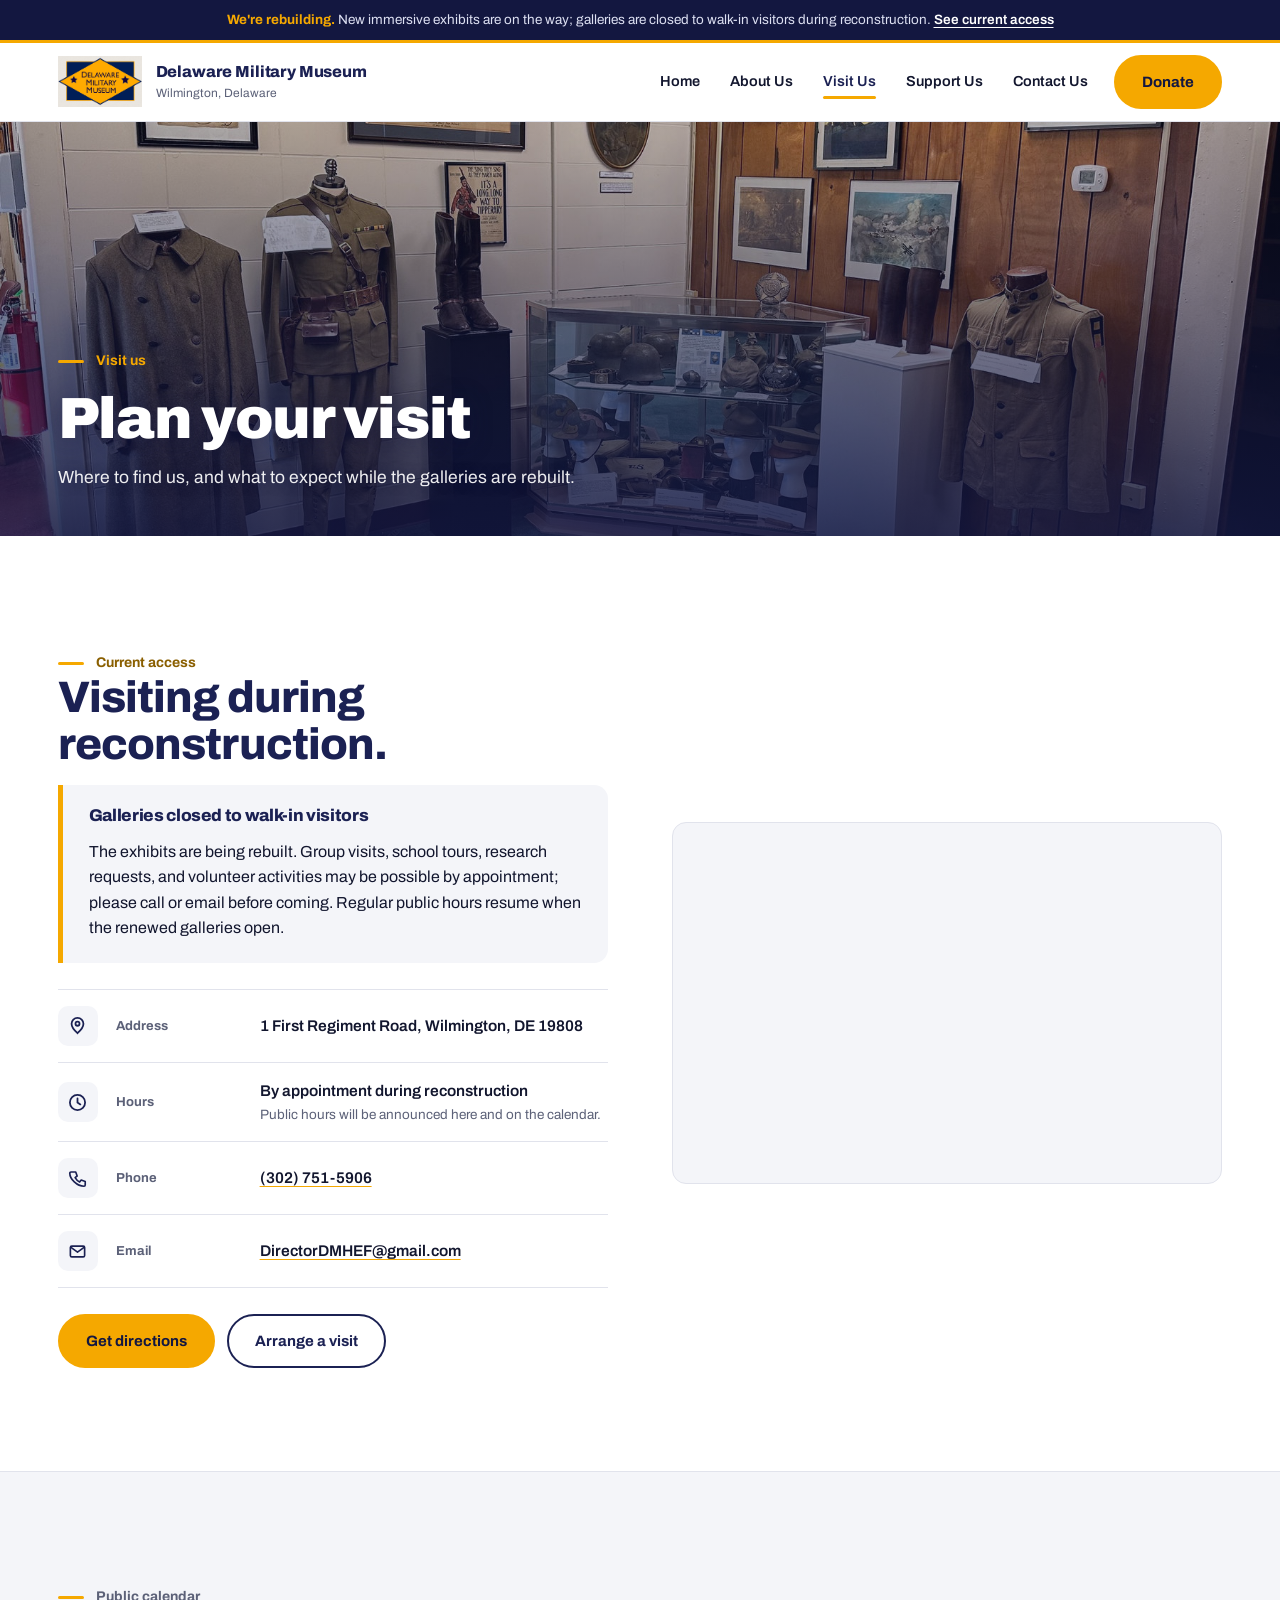
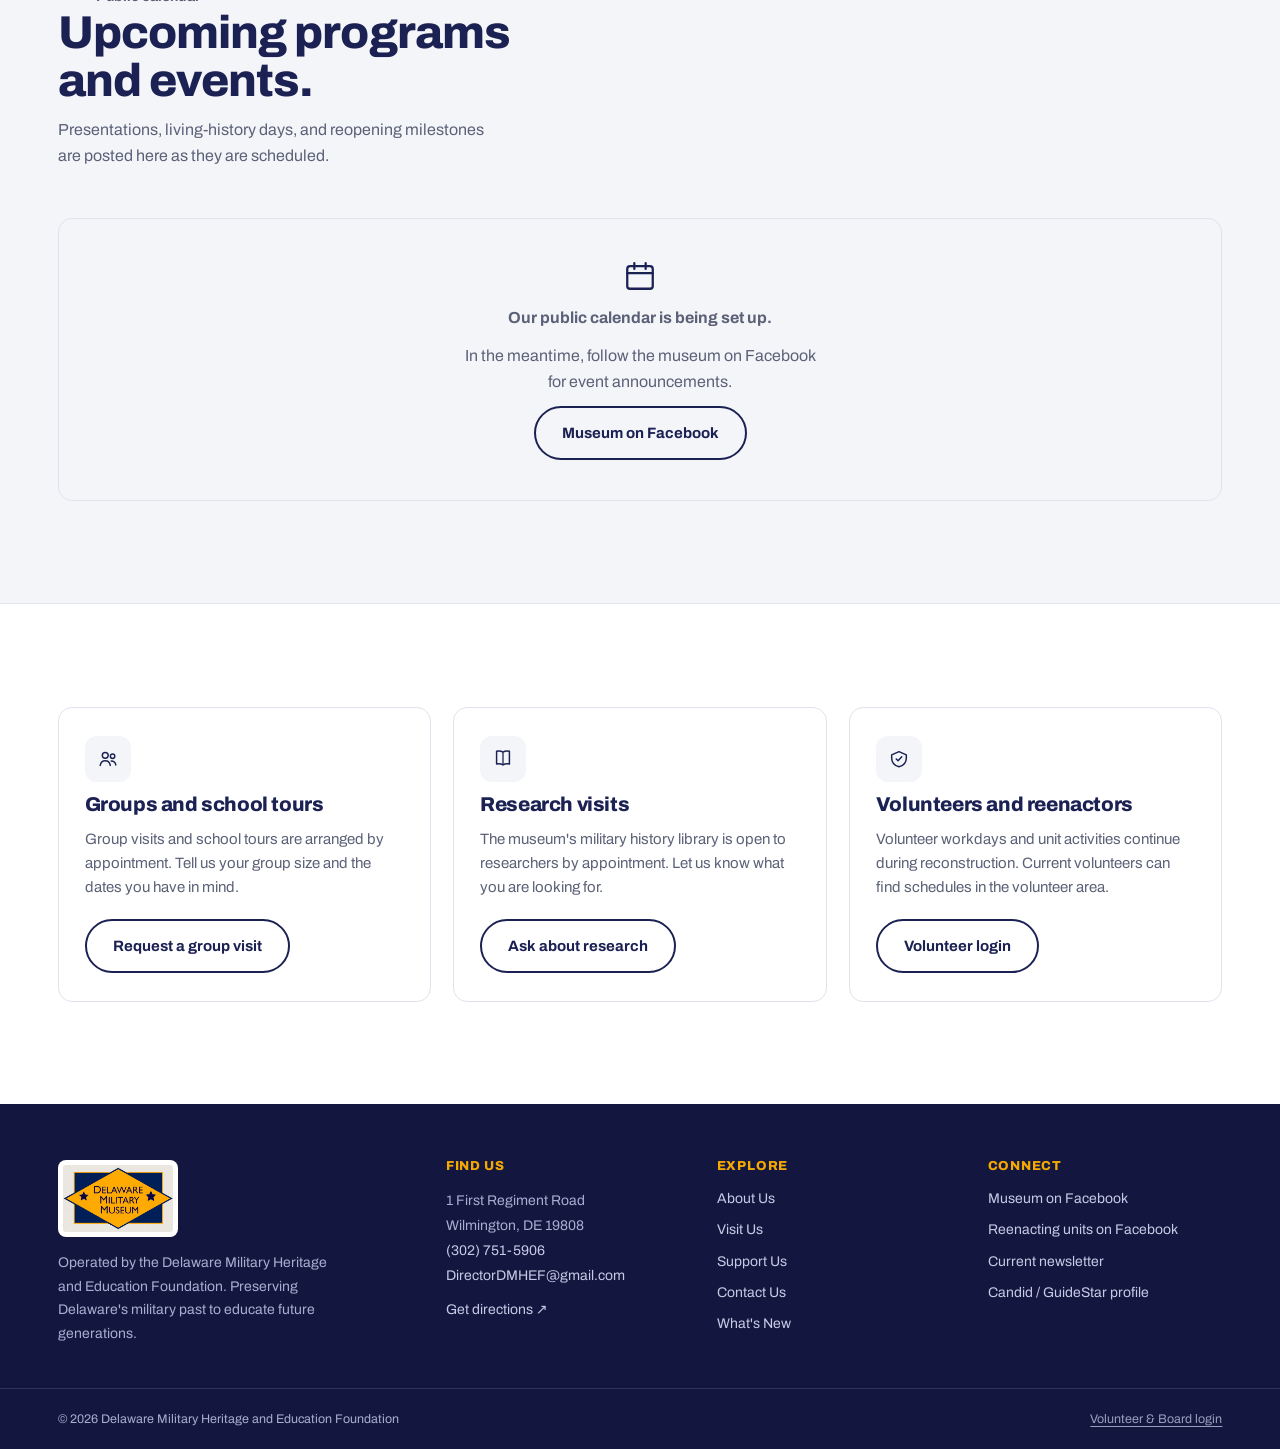
<file: visit.html>
<!doctype html>
<html lang="en">
<head>
<meta charset="utf-8">
<meta name="viewport" content="width=device-width, initial-scale=1, viewport-fit=cover">
<title>Visit Us | Delaware Military Museum</title>
<meta name="description" content="Address, directions, current visitor access, and the public events calendar for the Delaware Military Museum in Wilmington, Delaware.">
<link rel="icon" href="assets/logo.png">
<link rel="preconnect" href="https://fonts.googleapis.com">
<link rel="preconnect" href="https://fonts.gstatic.com" crossorigin>
<link rel="stylesheet" href="https://fonts.googleapis.com/css2?family=Archivo:ital,wght@0,400;0,500;0,600;0,700;0,800;0,900;1,400&display=swap">
<link rel="stylesheet" href="css/site.css">
</head>
<body>

<a class="skip" href="#main">Skip to content</a>

<div class="notice" role="status">
  <strong>We're rebuilding.</strong> New immersive exhibits are on the way; galleries are closed to walk-in visitors during reconstruction.
  <a href="#access">See current access</a>
</div>

<header class="site">
  <div class="wrap bar">
    <a class="brand" href="index.html" aria-label="Delaware Military Museum home">
      <img src="assets/logo.png" alt="Delaware Military Museum logo">
      <span class="brand-text">
        <b>Delaware Military Museum</b>
        <span>Wilmington, Delaware</span>
      </span>
    </a>
    <button class="menu-btn" aria-expanded="false" aria-controls="primary-nav">
      <svg class="burger" width="18" height="18" viewBox="0 0 18 18" fill="none" aria-hidden="true"><path d="M2 4.5h14M2 9h14M2 13.5h14" stroke="currentColor" stroke-width="2" stroke-linecap="round"/></svg>
      <svg class="x" width="18" height="18" viewBox="0 0 18 18" fill="none" aria-hidden="true"><path d="m4 4 10 10M14 4 4 14" stroke="currentColor" stroke-width="2" stroke-linecap="round"/></svg>
      Menu
    </button>
    <nav class="primary" id="primary-nav" aria-label="Primary">
      <a href="index.html">Home</a>
      <a href="about.html">About Us</a>
      <a href="visit.html" aria-current="page">Visit Us</a>
      <a href="support.html">Support Us</a>
      <a href="contact.html">Contact Us</a>
      <a class="btn btn-gold nav-cta" href="support.html#donate">Donate</a>
    </nav>
  </div>
</header>

<main id="main">

  <section class="page-hero">
    <img src="assets/photo9.jpg" alt="World War I gallery with uniforms, helmets, and recruiting posters">
    <div class="hero-shade"></div>
    <div class="wrap hero-content">
      <p class="kicker">Visit us</p>
      <h1>Plan your visit</h1>
      <p class="lede">Where to find us, and what to expect while the galleries are rebuilt.</p>
    </div>
  </section>

  <!-- Access + location -->
  <section class="block" id="access">
    <div class="wrap split">
      <div class="body">
        <p class="kicker">Current access</p>
        <h2>Visiting during reconstruction.</h2>
        <!-- CONFIRM WITH MUSEUM: exact access rules and whether appointments are offered. -->
        <div class="status" style="margin-top:18px;">
          <h3>Galleries closed to walk-in visitors</h3>
          <p>The exhibits are being rebuilt. Group visits, school tours, research requests, and
             volunteer activities may be possible by appointment; please call or email before
             coming. Regular public hours resume when the renewed galleries open.</p>
        </div>

        <div class="vlist">
          <div class="vrow">
            <span class="ic">
              <svg width="19" height="19" viewBox="0 0 16 16" fill="none" aria-hidden="true"><path d="M8 14.5S3 9.9 3 6.5a5 5 0 0 1 10 0c0 3.4-5 8-5 8Z" stroke="currentColor" stroke-width="1.5"/><circle cx="8" cy="6.5" r="1.7" stroke="currentColor" stroke-width="1.5"/></svg>
            </span>
            <span class="k">Address</span>
            <span class="v">1 First Regiment Road, Wilmington, DE 19808</span>
          </div>
          <div class="vrow">
            <span class="ic">
              <svg width="19" height="19" viewBox="0 0 16 16" fill="none" aria-hidden="true"><circle cx="8" cy="8" r="6.4" stroke="currentColor" stroke-width="1.5"/><path d="M8 4.6V8l2.4 1.6" stroke="currentColor" stroke-width="1.5" stroke-linecap="round"/></svg>
            </span>
            <span class="k">Hours</span>
            <span class="v">By appointment during reconstruction<small>Public hours will be announced here and on the calendar.</small></span>
          </div>
          <div class="vrow">
            <span class="ic">
              <svg width="19" height="19" viewBox="0 0 16 16" fill="none" aria-hidden="true"><path d="M3.5 2.5h3l1.2 3.4-1.7 1.3a9.5 9.5 0 0 0 3.8 3.8l1.3-1.7 3.4 1.2v3c0 .6-.4 1-1 1C7.6 14.5 1.5 8.4 1.5 3.5c0-.6.4-1 1-1Z" stroke="currentColor" stroke-width="1.4" stroke-linejoin="round"/></svg>
            </span>
            <span class="k">Phone</span>
            <span class="v"><a href="tel:+13027515906">(302) 751-5906</a></span>
          </div>
          <div class="vrow">
            <span class="ic">
              <svg width="19" height="19" viewBox="0 0 16 16" fill="none" aria-hidden="true"><rect x="2" y="3.5" width="12" height="9" rx="1.2" stroke="currentColor" stroke-width="1.4"/><path d="m2.5 4.5 5.5 4 5.5-4" stroke="currentColor" stroke-width="1.4" stroke-linecap="round" stroke-linejoin="round"/></svg>
            </span>
            <span class="k">Email</span>
            <span class="v"><a href="mailto:DirectorDMHEF@gmail.com">DirectorDMHEF@gmail.com</a></span>
          </div>
        </div>

        <div class="btn-row">
          <a class="btn btn-gold" href="https://www.google.com/maps/dir/?api=1&amp;destination=1+First+Regiment+Road+Wilmington+DE+19808" target="_blank" rel="noopener">Get directions</a>
          <a class="btn btn-navy" href="contact.html">Arrange a visit</a>
        </div>
      </div>

      <div class="embed map">
        <iframe
          src="https://www.google.com/maps?q=1+First+Regiment+Road,+Wilmington,+DE+19808&amp;output=embed"
          title="Map showing the Delaware Military Museum at 1 First Regiment Road, Wilmington"
          loading="lazy"
          referrerpolicy="no-referrer-when-downgrade"></iframe>
      </div>
    </div>
  </section>

  <!-- Public calendar -->
  <section class="block ground" id="events">
    <div class="wrap">
      <div class="head-row">
        <div>
          <p class="kicker">Public calendar</p>
          <h2>Upcoming programs and events.</h2>
          <p>Presentations, living-history days, and reopening milestones are posted here as they are scheduled.</p>
        </div>
        <div class="side">
          <a class="btn btn-navy" data-calendar-link href="#">Open the full calendar</a>
        </div>
      </div>
      <div class="embed calendar" data-calendar>
        <div class="embed-empty">
          <svg width="34" height="34" viewBox="0 0 24 24" fill="none" aria-hidden="true"><rect x="3" y="5" width="18" height="16" rx="2" stroke="currentColor" stroke-width="1.6"/><path d="M3 10h18M8 3v4M16 3v4" stroke="currentColor" stroke-width="1.6" stroke-linecap="round"/></svg>
          <p><strong>Our public calendar is being set up.</strong></p>
          <p>In the meantime, follow the museum on Facebook for event announcements.</p>
          <a class="btn btn-navy" data-link="facebook" href="#">Museum on Facebook</a>
        </div>
      </div>
    </div>
  </section>

  <!-- Groups and research -->
  <section class="block">
    <div class="wrap">
      <div class="cards">
        <div class="info">
          <span class="ic">
            <svg width="22" height="22" viewBox="0 0 24 24" fill="none" aria-hidden="true"><circle cx="9" cy="8" r="3.2" stroke="currentColor" stroke-width="1.6"/><path d="M3.5 19c.6-3.3 2.9-5 5.5-5s4.9 1.7 5.5 5" stroke="currentColor" stroke-width="1.6" stroke-linecap="round"/><circle cx="17" cy="9" r="2.4" stroke="currentColor" stroke-width="1.6"/><path d="M15.5 14.2c2.6 0 4.5 1.4 5 4.3" stroke="currentColor" stroke-width="1.6" stroke-linecap="round"/></svg>
          </span>
          <h3>Groups and school tours</h3>
          <p>Group visits and school tours are arranged by appointment. Tell us your group size and the dates you have in mind.</p>
          <div class="btn-row"><a class="btn btn-navy" href="contact.html">Request a group visit</a></div>
        </div>
        <div class="info">
          <span class="ic">
            <svg width="22" height="22" viewBox="0 0 24 24" fill="none" aria-hidden="true"><path d="M12 4.5c-2-1.4-4.6-1.6-7-1v14c2.4-.6 5-.4 7 1 2-1.4 4.6-1.6 7-1v-14c-2.4-.6-5-.4-7 1Z" stroke="currentColor" stroke-width="1.6" stroke-linejoin="round"/><path d="M12 4.5v14" stroke="currentColor" stroke-width="1.4"/></svg>
          </span>
          <h3>Research visits</h3>
          <p>The museum's military history library is open to researchers by appointment. Let us know what you are looking for.</p>
          <div class="btn-row"><a class="btn btn-navy" href="contact.html">Ask about research</a></div>
        </div>
        <div class="info">
          <span class="ic">
            <svg width="22" height="22" viewBox="0 0 24 24" fill="none" aria-hidden="true"><path d="M4 7.5 12 4l8 3.5v3.3c0 4.6-3.2 8.3-8 9.7-4.8-1.4-8-5.1-8-9.7V7.5Z" stroke="currentColor" stroke-width="1.6" stroke-linejoin="round"/><path d="m9 12 2 2 4-4.5" stroke="currentColor" stroke-width="1.6" stroke-linecap="round" stroke-linejoin="round"/></svg>
          </span>
          <h3>Volunteers and reenactors</h3>
          <p>Volunteer workdays and unit activities continue during reconstruction. Current volunteers can find schedules in the volunteer area.</p>
          <div class="btn-row"><a class="btn btn-navy" data-link="portal" href="#">Volunteer login</a></div>
        </div>
      </div>
    </div>
  </section>

</main>

<footer class="site">
  <div class="wrap foot-grid">
    <div>
      <img class="foot-logo" src="assets/logo.png" alt="Delaware Military Museum logo">
      <p style="max-width:34ch; line-height:1.7;">
        Operated by the Delaware Military Heritage and Education Foundation.
        Preserving Delaware's military past to educate future generations.
      </p>
    </div>
    <div>
      <h3>Find us</h3>
      <address>
        1 First Regiment Road<br>
        Wilmington, DE 19808<br>
        <a href="tel:+13027515906">(302) 751-5906</a><br>
        <a href="mailto:DirectorDMHEF@gmail.com">DirectorDMHEF@gmail.com</a>
      </address>
      <p style="margin-top:10px;"><a href="https://www.google.com/maps/search/?api=1&amp;query=1+First+Regiment+Road+Wilmington+DE+19808" target="_blank" rel="noopener">Get directions &#8599;</a></p>
    </div>
    <div>
      <h3>Explore</h3>
      <ul>
        <li><a href="about.html">About Us</a></li>
        <li><a href="visit.html">Visit Us</a></li>
        <li><a href="support.html">Support Us</a></li>
        <li><a href="contact.html">Contact Us</a></li>
        <li><a href="index.html#whats-new">What's New</a></li>
      </ul>
    </div>
    <div>
      <h3>Connect</h3>
      <ul>
        <li><a data-link="facebook" href="#">Museum on Facebook</a></li>
        <li><a data-link="unitsFacebook" href="#">Reenacting units on Facebook</a></li>
        <li><a data-link="youtube" data-hide-empty href="#">YouTube channel</a></li>
        <li><a data-link="newsletter" href="#">Current newsletter</a></li>
        <li><a data-link="guidestar" href="#">Candid / GuideStar profile</a></li>
      </ul>
    </div>
  </div>
  <div class="wrap foot-legal">
    <span>&copy; <span id="year">2026</span> Delaware Military Heritage and Education Foundation</span>
    <a class="portal" data-link="portal" href="#">Volunteer &amp; Board login</a>
  </div>
</footer>

<script src="js/site.js"></script>
</body>
</html>
</file>
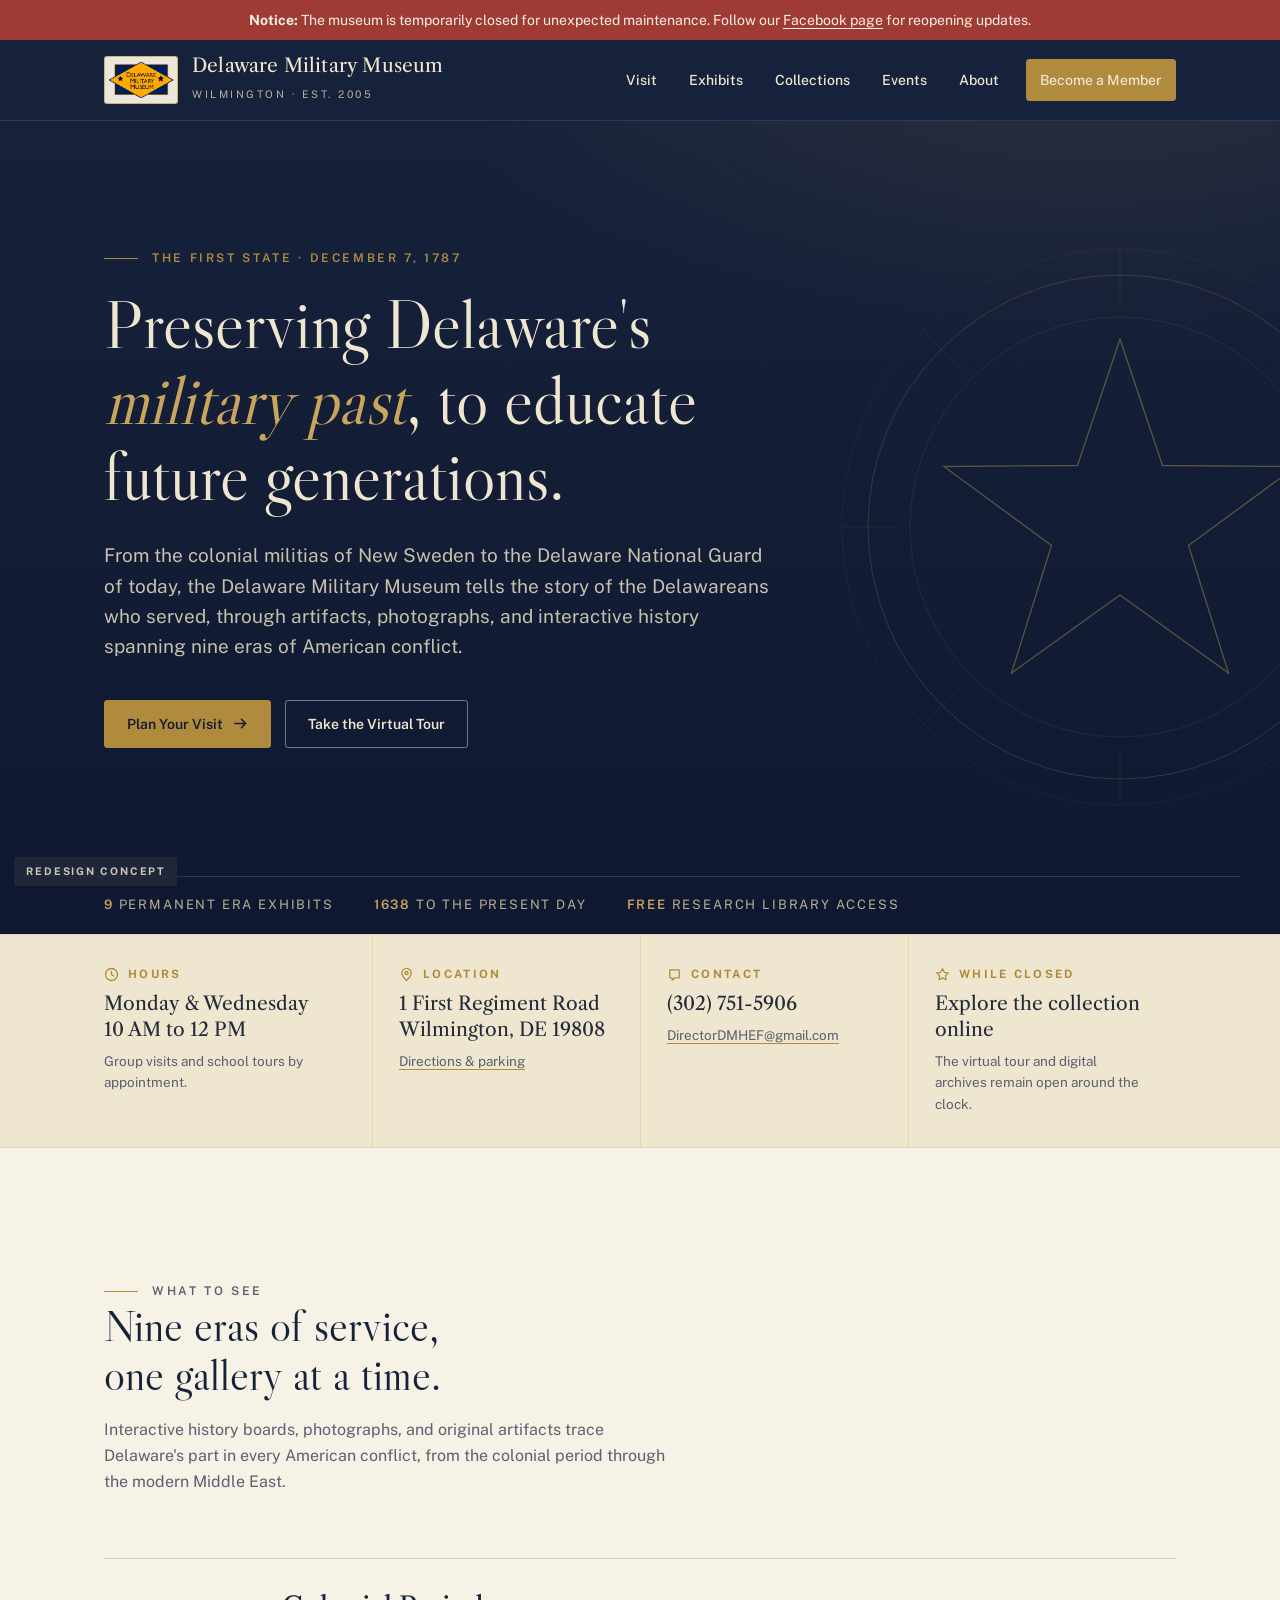
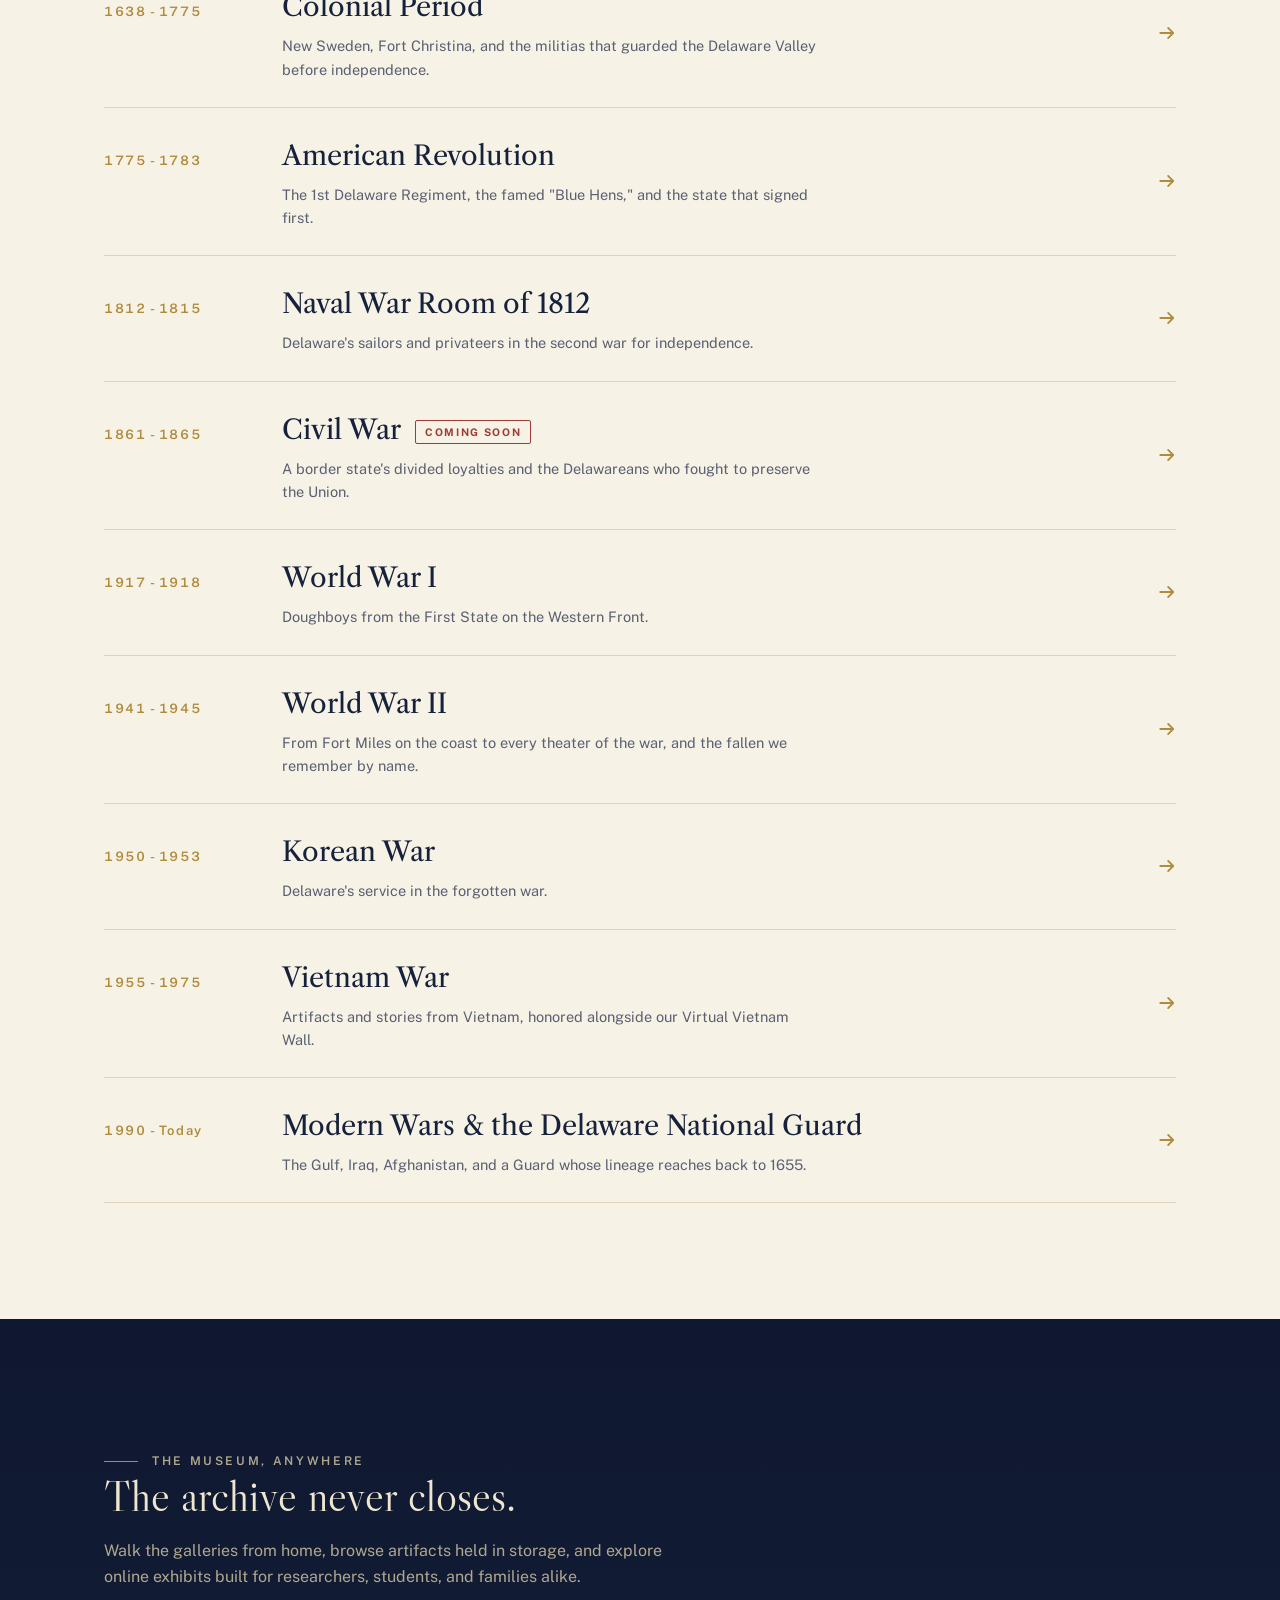
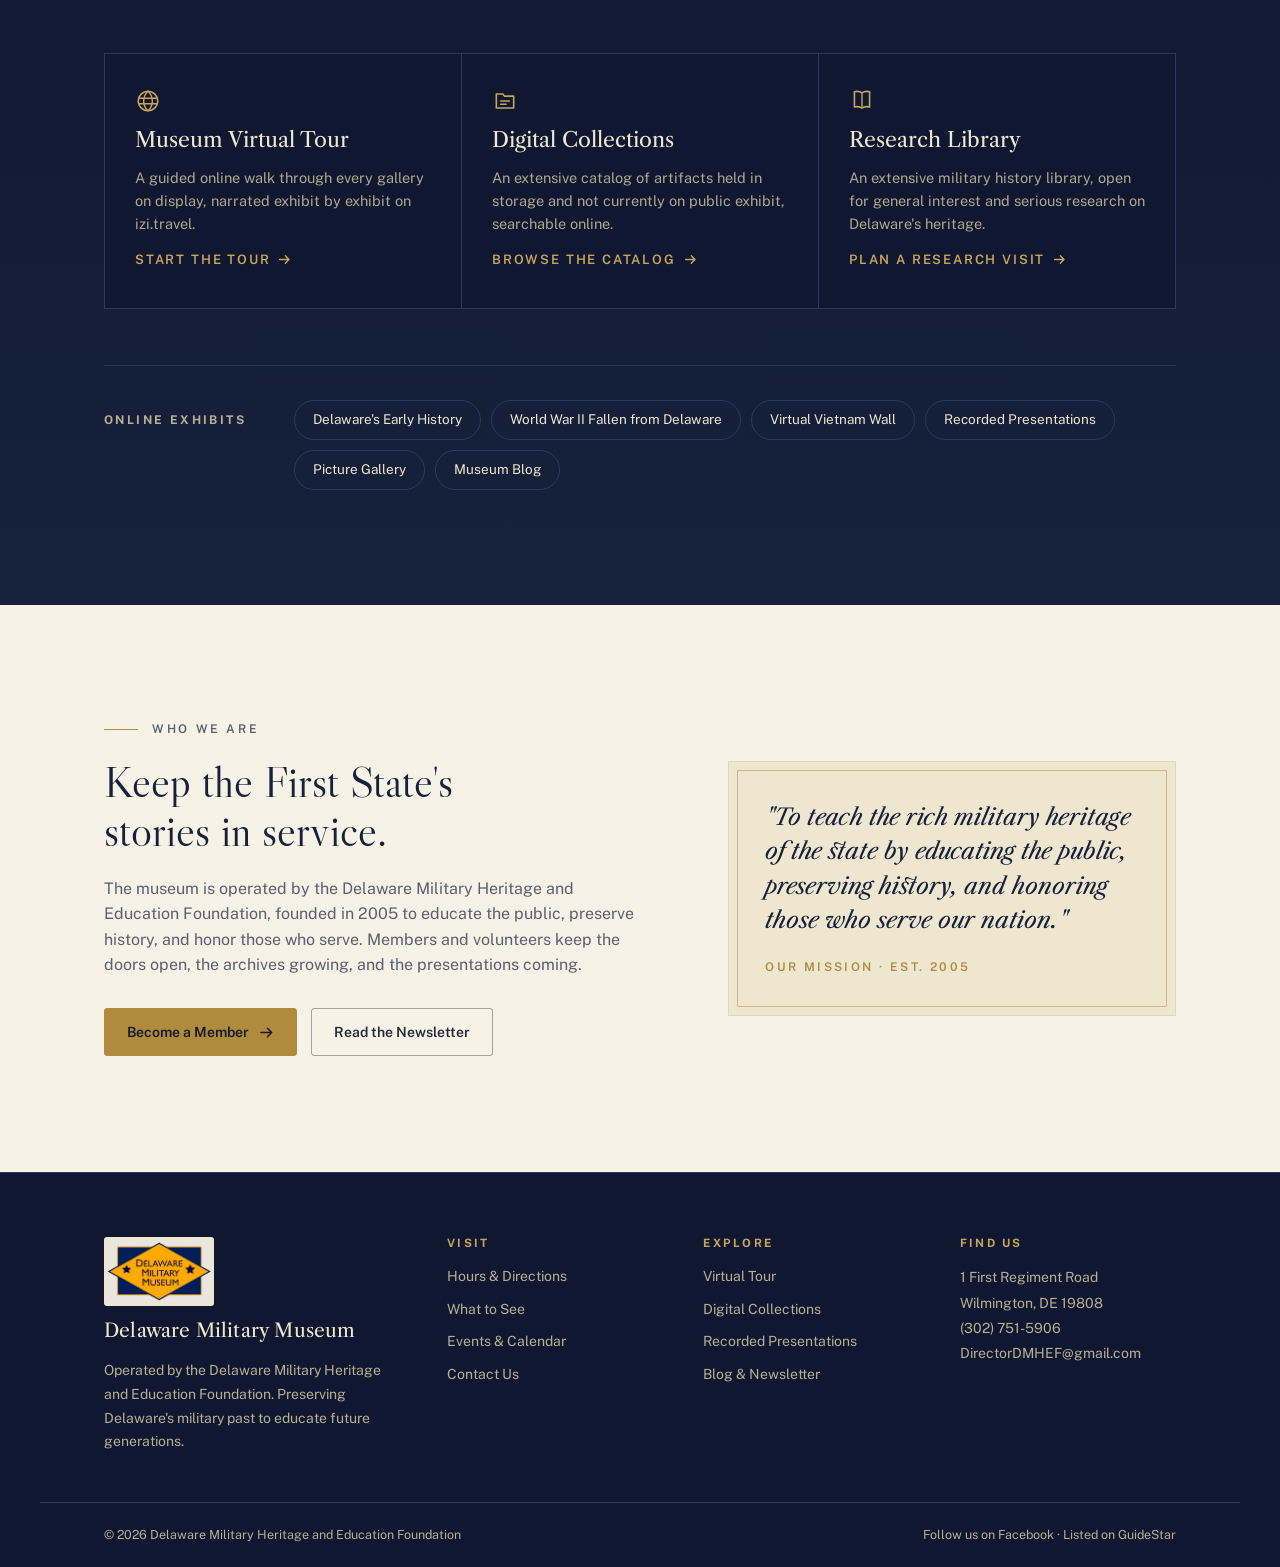
<file: mockups/classic.html>
<!doctype html>
<html lang="en">
<head>
<meta charset="utf-8">
<meta name="viewport" content="width=device-width, initial-scale=1, viewport-fit=cover">
<title>Delaware Military Museum</title>
<link rel="preconnect" href="https://fonts.googleapis.com">
<link rel="preconnect" href="https://fonts.gstatic.com" crossorigin>
<link rel="stylesheet" href="https://fonts.googleapis.com/css2?family=Libre+Caslon+Display&family=Libre+Caslon+Text:ital,wght@0,400;0,700;1,400&family=Public+Sans:ital,wght@0,400;0,500;0,600;0,700;1,400&display=swap">
<style>
  :root{
    --navy:#16213B;
    --navy-deep:#0F1830;
    --navy-line:#2A3A5F;
    --buff:#EFE6CF;
    --buff-deep:#E4D7B4;
    --parchment:#F7F2E6;
    --brass:#B08B3E;
    --brass-bright:#C9A45C;
    --red:#9E3B34;
    --ink:#232A3B;
    --ink-soft:#5A6072;
    --buff-ink:#EFE6CF;
    --buff-soft:#B9AF93;

    --font-display:"Libre Caslon Display", "Libre Caslon Text", Georgia, serif;
    --font-serif:"Libre Caslon Text", Georgia, serif;
    --font-sans:"Public Sans", "Segoe UI", system-ui, sans-serif;

    --gutter:clamp(20px, 5vw, 64px);
    --measure:62ch;
  }

  *,*::before,*::after{box-sizing:border-box;}
  html{scroll-behavior:smooth;}
  body{
    margin:0;
    background:var(--parchment);
    color:var(--ink);
    font-family:var(--font-sans);
    font-size:16px;
    line-height:1.6;
    -webkit-font-smoothing:antialiased;
  }
  img{max-width:100%;}
  a{color:inherit;}
  :focus-visible{outline:3px solid var(--brass); outline-offset:3px; border-radius:2px;}

  h1,h2,h3{font-family:var(--font-display); font-weight:400; line-height:1.12; margin:0; text-wrap:balance;}

  .eyebrow{
    font-family:var(--font-sans);
    font-size:12px;
    font-weight:600;
    letter-spacing:.22em;
    text-transform:uppercase;
    color:var(--brass);
    display:flex;
    align-items:center;
    gap:14px;
    margin:0 0 18px;
  }
  .eyebrow::before{content:""; width:34px; height:1px; background:var(--brass); flex:none;}

  .wrap{max-width:1200px; margin:0 auto; padding-inline:var(--gutter);}

  /* ---------- announcement ---------- */
  .notice{
    background:var(--red);
    color:#F8EFE4;
    font-size:14px;
    text-align:center;
    padding:9px var(--gutter);
  }
  .notice strong{font-weight:700;}
  .notice a{color:#F8EFE4; text-underline-offset:3px;}

  /* ---------- header ---------- */
  header.site{
    position:sticky; top:env(safe-area-inset-top, 0px); z-index:50;
    background:var(--navy);
    color:var(--buff-ink);
    border-bottom:1px solid var(--navy-line);
  }
  .bar{
    display:flex; align-items:center; justify-content:space-between; gap:24px;
    padding-block:14px;
  }
  .brand{display:flex; align-items:center; gap:14px; text-decoration:none;}
  .brand-logo{
    flex:none; width:74px; height:auto; display:block;
    background:var(--buff); padding:3px; border-radius:3px;
    border:1px solid rgba(176,139,62,.55);
  }
  .brand-name{font-family:var(--font-serif); font-size:19px; letter-spacing:.01em; line-height:1.15;}
  .brand-sub{font-size:10.5px; letter-spacing:.24em; text-transform:uppercase; color:var(--buff-soft); margin-top:2px;}
  nav.primary{display:flex; align-items:center; gap:6px;}
  nav.primary a{
    text-decoration:none; font-size:14px; font-weight:500;
    padding:9px 13px; border-radius:3px; color:var(--buff-ink);
    transition:background .2s ease, color .2s ease;
    cursor:pointer;
  }
  nav.primary a:hover{background:rgba(239,230,207,.1);}
  .btn{
    display:inline-flex; align-items:center; gap:10px;
    font-family:var(--font-sans); font-size:14px; font-weight:600;
    text-decoration:none; cursor:pointer;
    padding:12px 22px; border-radius:3px; border:1px solid transparent;
    transition:background .2s ease, color .2s ease, border-color .2s ease, transform .2s ease;
  }
  .btn svg{transition:transform .2s ease;}
  .btn:hover svg{transform:translateX(3px);}
  .btn-brass{background:var(--brass); color:#141B2E; border-color:var(--brass);}
  .btn-brass:hover{background:var(--brass-bright); border-color:var(--brass-bright);}
  .btn-ghost-light{border-color:rgba(239,230,207,.45); color:var(--buff-ink);}
  .btn-ghost-light:hover{border-color:var(--buff-ink); background:rgba(239,230,207,.08);}
  .btn-ghost-dark{border-color:rgba(35,42,59,.4); color:var(--ink);}
  .btn-ghost-dark:hover{border-color:var(--ink); background:rgba(35,42,59,.05);}
  .nav-member{margin-left:8px;}
  .menu-toggle{display:none;}

  /* ---------- hero ---------- */
  .hero{
    background:
      radial-gradient(1100px 520px at 85% -10%, rgba(176,139,62,.14), transparent 60%),
      linear-gradient(180deg, var(--navy) 0%, var(--navy-deep) 100%);
    color:var(--buff-ink);
    position:relative;
    overflow:hidden;
  }
  .hero-inner{
    position:relative; z-index:1;
    padding-block:clamp(64px, 10vw, 128px) clamp(72px, 10vw, 136px);
    max-width:760px;
  }
  .hero h1{
    font-size:clamp(38px, 6vw, 68px);
    color:var(--buff);
  }
  .hero h1 em{font-style:italic; color:var(--brass-bright);}
  .hero p.lede{
    font-size:clamp(16px, 2vw, 19px);
    color:#C7C0AC;
    max-width:56ch;
    margin:26px 0 38px;
  }
  .hero-ctas{display:flex; flex-wrap:wrap; gap:14px;}
  .hero-star{
    position:absolute; right:-120px; top:50%; transform:translateY(-50%);
    width:min(560px, 55vw); opacity:.5; pointer-events:none;
  }
  .hero-foot{
    position:relative; z-index:1;
    border-top:1px solid var(--navy-line);
    padding-block:18px;
    display:flex; flex-wrap:wrap; gap:8px 40px;
    font-size:13px; letter-spacing:.14em; text-transform:uppercase; color:var(--buff-soft);
  }
  .hero-foot span b{color:var(--brass-bright); font-weight:600;}

  /* ---------- visit strip ---------- */
  .visit{
    background:var(--buff);
    border-block:1px solid var(--buff-deep);
  }
  .visit-grid{
    display:grid;
    grid-template-columns:repeat(4, 1fr);
    padding-block:0;
  }
  .visit-cell{
    padding:30px 26px 32px;
    border-left:1px solid var(--buff-deep);
    display:flex; flex-direction:column; gap:8px;
  }
  .visit-cell:first-child{border-left:none; padding-left:0;}
  .visit-label{
    display:flex; align-items:center; gap:9px;
    font-size:11.5px; font-weight:700; letter-spacing:.2em; text-transform:uppercase;
    color:var(--brass);
  }
  .visit-label svg{color:var(--brass);}
  .visit-cell .big{font-family:var(--font-serif); font-size:19px; line-height:1.35; color:var(--ink);}
  .visit-cell .fine{font-size:13.5px; color:var(--ink-soft); margin:0;}
  .visit-cell a{text-decoration-color:var(--brass); text-underline-offset:3px;}

  /* ---------- sections ---------- */
  section.block{padding-block:clamp(72px, 9vw, 120px);}
  .section-head{max-width:var(--measure); margin-bottom:clamp(40px, 6vw, 64px);}
  .section-head h2{font-size:clamp(30px, 4vw, 44px); color:var(--navy);}
  .section-head p{color:var(--ink-soft); margin:18px 0 0; max-width:58ch;}

  /* ---------- timeline ---------- */
  .timeline{display:grid; gap:0;}
  .era{
    display:grid;
    grid-template-columns:150px 1fr auto;
    gap:28px;
    align-items:baseline;
    padding-block:26px;
    border-top:1px solid #DDD3BA;
    text-decoration:none;
    position:relative;
    transition:background .25s ease;
  }
  .era:last-child{border-bottom:1px solid #DDD3BA;}
  .era:hover{background:rgba(228,215,180,.35);}
  .era-years{
    font-family:var(--font-sans);
    font-variant-numeric:tabular-nums;
    font-size:13px; font-weight:600; letter-spacing:.12em;
    color:var(--brass);
  }
  .era-name{
    font-family:var(--font-serif);
    font-size:clamp(20px, 2.6vw, 27px);
    color:var(--navy);
    display:flex; align-items:baseline; gap:14px; flex-wrap:wrap;
  }
  .era-desc{font-size:14.5px; color:var(--ink-soft); margin:6px 0 0; max-width:60ch;}
  .era-go{
    align-self:center; color:var(--brass);
    transition:transform .25s ease;
  }
  .era:hover .era-go{transform:translateX(5px);}
  .badge{
    font-family:var(--font-sans);
    font-size:10.5px; font-weight:700; letter-spacing:.16em; text-transform:uppercase;
    color:var(--red); border:1px solid currentColor;
    padding:3px 9px; border-radius:2px;
    transform:translateY(-3px);
  }

  /* ---------- digital / archive ---------- */
  .archive{
    background:linear-gradient(180deg, var(--navy-deep), var(--navy));
    color:var(--buff-ink);
  }
  .archive .section-head h2{color:var(--buff);}
  .archive .section-head p{color:#AFA88F;}
  .archive-grid{
    display:grid;
    grid-template-columns:repeat(3, 1fr);
    gap:1px;
    background:var(--navy-line);
    border:1px solid var(--navy-line);
  }
  .archive-card{
    background:var(--navy-deep);
    padding:34px 30px 38px;
    display:flex; flex-direction:column; gap:14px;
    text-decoration:none;
    transition:background .25s ease;
  }
  .archive-card:hover{background:#182444;}
  .archive-card svg{color:var(--brass-bright);}
  .archive-card h3{font-family:var(--font-serif); font-size:21px; color:var(--buff);}
  .archive-card p{margin:0; font-size:14.5px; color:#AFA88F; flex:1;}
  .archive-card .go{
    font-size:13px; font-weight:600; letter-spacing:.14em; text-transform:uppercase;
    color:var(--brass-bright); display:inline-flex; align-items:center; gap:8px;
  }
  .archive-card:hover .go svg{transform:translateX(3px);}
  .archive-list{
    margin-top:56px;
    border-top:1px solid var(--navy-line);
    padding-top:34px;
    display:grid; grid-template-columns:auto 1fr; gap:10px 48px; align-items:baseline;
  }
  .archive-list h3{font-family:var(--font-sans); font-size:12px; font-weight:700; letter-spacing:.2em; text-transform:uppercase; color:var(--buff-soft);}
  .chips{display:flex; flex-wrap:wrap; gap:10px;}
  .chip{
    font-size:13.5px; text-decoration:none;
    border:1px solid var(--navy-line); border-radius:99px;
    padding:8px 18px; color:var(--buff-ink);
    transition:border-color .2s ease, background .2s ease;
    cursor:pointer;
  }
  .chip:hover{border-color:var(--brass-bright); background:rgba(176,139,62,.12);}

  /* ---------- support ---------- */
  .support-grid{
    display:grid; grid-template-columns:1.1fr .9fr; gap:clamp(40px, 6vw, 90px);
    align-items:center;
  }
  .support h2{font-size:clamp(30px, 4vw, 44px); color:var(--navy);}
  .support p{color:var(--ink-soft); max-width:56ch;}
  .support-ctas{display:flex; flex-wrap:wrap; gap:14px; margin-top:30px;}
  .placard{
    background:var(--buff);
    border:1px solid var(--buff-deep);
    padding:38px 36px;
    position:relative;
  }
  .placard::before{
    content:""; position:absolute; inset:8px;
    border:1px solid rgba(176,139,62,.5);
    pointer-events:none;
  }
  .placard blockquote{
    margin:0; font-family:var(--font-serif); font-style:italic;
    font-size:clamp(19px, 2.2vw, 23px); line-height:1.5; color:var(--navy);
  }
  .placard figcaption{
    margin-top:20px; font-size:12px; font-weight:600;
    letter-spacing:.2em; text-transform:uppercase; color:var(--brass);
  }

  /* ---------- footer ---------- */
  footer.site{
    background:var(--navy-deep); color:var(--buff-soft);
    border-top:1px solid var(--navy-line);
    font-size:14px;
  }
  .foot-grid{
    display:grid; grid-template-columns:1.4fr 1fr 1fr 1fr; gap:40px;
    padding-block:64px 48px;
  }
  .foot-grid h3{
    font-family:var(--font-sans); font-size:11.5px; font-weight:700;
    letter-spacing:.2em; text-transform:uppercase; color:var(--brass-bright);
    margin:0 0 16px;
  }
  footer .brand-name{color:var(--buff);}
  .foot-mission{margin:16px 0 0; max-width:34ch; line-height:1.7;}
  .foot-grid ul{list-style:none; margin:0; padding:0; display:grid; gap:10px;}
  .foot-grid a{text-decoration:none; color:var(--buff-soft); transition:color .2s ease;}
  .foot-grid a:hover{color:var(--buff);}
  address{font-style:normal; line-height:1.8;}
  .foot-legal{
    border-top:1px solid var(--navy-line);
    padding-block:22px;
    display:flex; flex-wrap:wrap; gap:10px 32px; justify-content:space-between;
    font-size:12.5px;
  }

  .concept-tag{
    position:fixed; bottom:14px; left:14px; z-index:99;
    background:var(--ink); color:var(--buff);
    font-size:10.5px; font-weight:700; letter-spacing:.18em; text-transform:uppercase;
    padding:6px 12px; border-radius:3px; opacity:.85; pointer-events:none;
  }

  /* ---------- responsive ---------- */
  @media (max-width: 1020px){
    nav.primary a:not(.btn){display:none;}
    .visit-grid{grid-template-columns:1fr 1fr;}
    .visit-cell{border-left:none; padding-left:0;}
    .visit-cell:nth-child(even){border-left:1px solid var(--buff-deep); padding-left:26px;}
    .archive-grid{grid-template-columns:1fr;}
    .support-grid{grid-template-columns:1fr;}
    .foot-grid{grid-template-columns:1fr 1fr;}
  }
  @media (max-width: 640px){
    .visit-grid{grid-template-columns:1fr;}
    .visit-cell{border-left:none !important; padding-left:0 !important; border-top:1px solid var(--buff-deep); padding-block:22px;}
    .visit-cell:first-child{border-top:none;}
    .era{grid-template-columns:1fr; gap:4px;}
    .era-go{display:none;}
    .archive-list{grid-template-columns:1fr;}
    .foot-grid{grid-template-columns:1fr;}
    .hero-star{display:none;}
  }
  @media (prefers-reduced-motion: reduce){
    *,*::before,*::after{transition:none !important; animation:none !important;}
    html{scroll-behavior:auto;}
  }
</style>
</head>
<body>

<div class="notice" role="status">
  <strong>Notice:</strong> The museum is temporarily closed for unexpected maintenance.
  Follow our <a href="#">Facebook page</a> for reopening updates.
</div>

<header class="site">
  <div class="wrap bar">
    <a class="brand" href="#" aria-label="Delaware Military Museum home">
      <img class="brand-logo" src="../assets/logo.png" alt="Delaware Military Museum logo">
      <span>
        <span class="brand-name">Delaware Military Museum</span><br>
        <span class="brand-sub">Wilmington &middot; Est. 2005</span>
      </span>
    </a>
    <nav class="primary" aria-label="Primary">
      <a href="#visit">Visit</a>
      <a href="#exhibits">Exhibits</a>
      <a href="#archive">Collections</a>
      <a href="#">Events</a>
      <a href="#support">About</a>
      <a class="btn btn-brass nav-member" href="#support">Become a Member</a>
    </nav>
  </div>
</header>

<main>

  <section class="hero">
    <svg class="hero-star" viewBox="0 0 560 560" fill="none" aria-hidden="true">
      <circle cx="280" cy="280" r="252" stroke="#B08B3E" stroke-width="1" opacity=".5"/>
      <circle cx="280" cy="280" r="210" stroke="#B08B3E" stroke-width=".7" opacity=".4"/>
      <circle cx="280" cy="280" r="278" stroke="#B08B3E" stroke-width=".5" opacity=".3"/>
      <path d="M280 92 322.5 218.5 456 219.5 348.5 298.5 388.5 426 280 348 171.5 426 211.5 298.5 104 219.5 237.5 218.5Z"
            stroke="#C9A45C" stroke-width="1.3" opacity=".8"/>
      <g stroke="#B08B3E" stroke-width=".6" opacity=".35">
        <path d="M280 2v58M280 500v58M2 280h58M500 280h58"/>
        <path d="M83 83l41 41M436 436l41 41M477 83l-41 41M124 436l-41 41"/>
      </g>
    </svg>
    <div class="wrap">
      <div class="hero-inner">
        <p class="eyebrow">The First State &middot; December 7, 1787</p>
        <h1>Preserving Delaware's <em>military past</em>, to educate future generations.</h1>
        <p class="lede">
          From the colonial militias of New Sweden to the Delaware National Guard of today,
          the Delaware Military Museum tells the story of the Delawareans who served,
          through artifacts, photographs, and interactive history spanning nine eras of American conflict.
        </p>
        <div class="hero-ctas">
          <a class="btn btn-brass" href="#visit">
            Plan Your Visit
            <svg width="15" height="15" viewBox="0 0 16 16" fill="none" aria-hidden="true"><path d="M2 8h11M9 3.5 13.5 8 9 12.5" stroke="currentColor" stroke-width="1.6" stroke-linecap="round" stroke-linejoin="round"/></svg>
          </a>
          <a class="btn btn-ghost-light" href="#archive">Take the Virtual Tour</a>
        </div>
      </div>
    </div>
    <div class="wrap hero-foot">
      <span><b>9</b> permanent era exhibits</span>
      <span><b>1638</b> to the present day</span>
      <span><b>Free</b> research library access</span>
    </div>
  </section>

  <section class="visit" id="visit" aria-label="Visit information">
    <div class="wrap visit-grid">
      <div class="visit-cell">
        <span class="visit-label">
          <svg width="15" height="15" viewBox="0 0 16 16" fill="none" aria-hidden="true"><circle cx="8" cy="8" r="6.4" stroke="currentColor" stroke-width="1.4"/><path d="M8 4.6V8l2.4 1.6" stroke="currentColor" stroke-width="1.4" stroke-linecap="round"/></svg>
          Hours
        </span>
        <span class="big">Monday &amp; Wednesday<br>10 AM to 12 PM</span>
        <p class="fine">Group visits and school tours by appointment.</p>
      </div>
      <div class="visit-cell">
        <span class="visit-label">
          <svg width="15" height="15" viewBox="0 0 16 16" fill="none" aria-hidden="true"><path d="M8 14.5S3 9.9 3 6.5a5 5 0 0 1 10 0c0 3.4-5 8-5 8Z" stroke="currentColor" stroke-width="1.4"/><circle cx="8" cy="6.5" r="1.7" stroke="currentColor" stroke-width="1.4"/></svg>
          Location
        </span>
        <span class="big">1 First Regiment Road<br>Wilmington, DE 19808</span>
        <p class="fine"><a href="#">Directions &amp; parking</a></p>
      </div>
      <div class="visit-cell">
        <span class="visit-label">
          <svg width="15" height="15" viewBox="0 0 16 16" fill="none" aria-hidden="true"><path d="M3 3h10v8.5H8.5L5.5 14v-2.5H3V3Z" stroke="currentColor" stroke-width="1.4" stroke-linejoin="round"/></svg>
          Contact
        </span>
        <span class="big">(302) 751-5906</span>
        <p class="fine"><a href="mailto:DirectorDMHEF@gmail.com">DirectorDMHEF@gmail.com</a></p>
      </div>
      <div class="visit-cell">
        <span class="visit-label">
          <svg width="15" height="15" viewBox="0 0 16 16" fill="none" aria-hidden="true"><path d="M8 1.8 9.9 5.7l4.3.6-3.1 3 .7 4.3L8 11.6l-3.8 2 .7-4.3-3.1-3 4.3-.6L8 1.8Z" stroke="currentColor" stroke-width="1.3" stroke-linejoin="round"/></svg>
          While Closed
        </span>
        <span class="big">Explore the collection online</span>
        <p class="fine">The virtual tour and digital archives remain open around the clock.</p>
      </div>
    </div>
  </section>

  <section class="block" id="exhibits">
    <div class="wrap">
      <div class="section-head">
        <p class="eyebrow">What to See</p>
        <h2>Nine eras of service, one gallery at a time.</h2>
        <p>Interactive history boards, photographs, and original artifacts trace Delaware's part in every American conflict, from the colonial period through the modern Middle East.</p>
      </div>

      <div class="timeline">
        <a class="era" href="#">
          <span class="era-years">1638 - 1775</span>
          <span>
            <span class="era-name">Colonial Period</span>
            <p class="era-desc">New Sweden, Fort Christina, and the militias that guarded the Delaware Valley before independence.</p>
          </span>
          <svg class="era-go" width="18" height="18" viewBox="0 0 16 16" fill="none" aria-hidden="true"><path d="M2 8h11M9 3.5 13.5 8 9 12.5" stroke="currentColor" stroke-width="1.6" stroke-linecap="round" stroke-linejoin="round"/></svg>
        </a>
        <a class="era" href="#">
          <span class="era-years">1775 - 1783</span>
          <span>
            <span class="era-name">American Revolution</span>
            <p class="era-desc">The 1st Delaware Regiment, the famed "Blue Hens," and the state that signed first.</p>
          </span>
          <svg class="era-go" width="18" height="18" viewBox="0 0 16 16" fill="none" aria-hidden="true"><path d="M2 8h11M9 3.5 13.5 8 9 12.5" stroke="currentColor" stroke-width="1.6" stroke-linecap="round" stroke-linejoin="round"/></svg>
        </a>
        <a class="era" href="#">
          <span class="era-years">1812 - 1815</span>
          <span>
            <span class="era-name">Naval War Room of 1812</span>
            <p class="era-desc">Delaware's sailors and privateers in the second war for independence.</p>
          </span>
          <svg class="era-go" width="18" height="18" viewBox="0 0 16 16" fill="none" aria-hidden="true"><path d="M2 8h11M9 3.5 13.5 8 9 12.5" stroke="currentColor" stroke-width="1.6" stroke-linecap="round" stroke-linejoin="round"/></svg>
        </a>
        <a class="era" href="#">
          <span class="era-years">1861 - 1865</span>
          <span>
            <span class="era-name">Civil War <span class="badge">Coming Soon</span></span>
            <p class="era-desc">A border state's divided loyalties and the Delawareans who fought to preserve the Union.</p>
          </span>
          <svg class="era-go" width="18" height="18" viewBox="0 0 16 16" fill="none" aria-hidden="true"><path d="M2 8h11M9 3.5 13.5 8 9 12.5" stroke="currentColor" stroke-width="1.6" stroke-linecap="round" stroke-linejoin="round"/></svg>
        </a>
        <a class="era" href="#">
          <span class="era-years">1917 - 1918</span>
          <span>
            <span class="era-name">World War I</span>
            <p class="era-desc">Doughboys from the First State on the Western Front.</p>
          </span>
          <svg class="era-go" width="18" height="18" viewBox="0 0 16 16" fill="none" aria-hidden="true"><path d="M2 8h11M9 3.5 13.5 8 9 12.5" stroke="currentColor" stroke-width="1.6" stroke-linecap="round" stroke-linejoin="round"/></svg>
        </a>
        <a class="era" href="#">
          <span class="era-years">1941 - 1945</span>
          <span>
            <span class="era-name">World War II</span>
            <p class="era-desc">From Fort Miles on the coast to every theater of the war, and the fallen we remember by name.</p>
          </span>
          <svg class="era-go" width="18" height="18" viewBox="0 0 16 16" fill="none" aria-hidden="true"><path d="M2 8h11M9 3.5 13.5 8 9 12.5" stroke="currentColor" stroke-width="1.6" stroke-linecap="round" stroke-linejoin="round"/></svg>
        </a>
        <a class="era" href="#">
          <span class="era-years">1950 - 1953</span>
          <span>
            <span class="era-name">Korean War</span>
            <p class="era-desc">Delaware's service in the forgotten war.</p>
          </span>
          <svg class="era-go" width="18" height="18" viewBox="0 0 16 16" fill="none" aria-hidden="true"><path d="M2 8h11M9 3.5 13.5 8 9 12.5" stroke="currentColor" stroke-width="1.6" stroke-linecap="round" stroke-linejoin="round"/></svg>
        </a>
        <a class="era" href="#">
          <span class="era-years">1955 - 1975</span>
          <span>
            <span class="era-name">Vietnam War</span>
            <p class="era-desc">Artifacts and stories from Vietnam, honored alongside our Virtual Vietnam Wall.</p>
          </span>
          <svg class="era-go" width="18" height="18" viewBox="0 0 16 16" fill="none" aria-hidden="true"><path d="M2 8h11M9 3.5 13.5 8 9 12.5" stroke="currentColor" stroke-width="1.6" stroke-linecap="round" stroke-linejoin="round"/></svg>
        </a>
        <a class="era" href="#">
          <span class="era-years">1990 - Today</span>
          <span>
            <span class="era-name">Modern Wars &amp; the Delaware National Guard</span>
            <p class="era-desc">The Gulf, Iraq, Afghanistan, and a Guard whose lineage reaches back to 1655.</p>
          </span>
          <svg class="era-go" width="18" height="18" viewBox="0 0 16 16" fill="none" aria-hidden="true"><path d="M2 8h11M9 3.5 13.5 8 9 12.5" stroke="currentColor" stroke-width="1.6" stroke-linecap="round" stroke-linejoin="round"/></svg>
        </a>
      </div>
    </div>
  </section>

  <section class="block archive" id="archive">
    <div class="wrap">
      <div class="section-head">
        <p class="eyebrow">The Museum, Anywhere</p>
        <h2>The archive never closes.</h2>
        <p>Walk the galleries from home, browse artifacts held in storage, and explore online exhibits built for researchers, students, and families alike.</p>
      </div>

      <div class="archive-grid">
        <a class="archive-card" href="#">
          <svg width="26" height="26" viewBox="0 0 24 24" fill="none" aria-hidden="true"><circle cx="12" cy="12" r="9" stroke="currentColor" stroke-width="1.5"/><path d="M12 3c-2.6 2.4-4 5.6-4 9s1.4 6.6 4 9c2.6-2.4 4-5.6 4-9s-1.4-6.6-4-9Z" stroke="currentColor" stroke-width="1.3"/><path d="M3.5 9.5h17M3.5 14.5h17" stroke="currentColor" stroke-width="1.3"/></svg>
          <h3>Museum Virtual Tour</h3>
          <p>A guided online walk through every gallery on display, narrated exhibit by exhibit on izi.travel.</p>
          <span class="go">Start the tour
            <svg width="13" height="13" viewBox="0 0 16 16" fill="none" aria-hidden="true"><path d="M2 8h11M9 3.5 13.5 8 9 12.5" stroke="currentColor" stroke-width="1.8" stroke-linecap="round" stroke-linejoin="round"/></svg>
          </span>
        </a>
        <a class="archive-card" href="#">
          <svg width="26" height="26" viewBox="0 0 24 24" fill="none" aria-hidden="true"><path d="M4 5.5h6l1.5 2H20v11H4v-13Z" stroke="currentColor" stroke-width="1.5" stroke-linejoin="round"/><path d="M8 12h8M8 15h5" stroke="currentColor" stroke-width="1.3" stroke-linecap="round"/></svg>
          <h3>Digital Collections</h3>
          <p>An extensive catalog of artifacts held in storage and not currently on public exhibit, searchable online.</p>
          <span class="go">Browse the catalog
            <svg width="13" height="13" viewBox="0 0 16 16" fill="none" aria-hidden="true"><path d="M2 8h11M9 3.5 13.5 8 9 12.5" stroke="currentColor" stroke-width="1.8" stroke-linecap="round" stroke-linejoin="round"/></svg>
          </span>
        </a>
        <a class="archive-card" href="#">
          <svg width="26" height="26" viewBox="0 0 24 24" fill="none" aria-hidden="true"><path d="M12 4.5c-2-1.4-4.6-1.6-7-1v14c2.4-.6 5-.4 7 1 2-1.4 4.6-1.6 7-1v-14c-2.4-.6-5-.4-7 1Z" stroke="currentColor" stroke-width="1.5" stroke-linejoin="round"/><path d="M12 4.5v14" stroke="currentColor" stroke-width="1.3"/></svg>
          <h3>Research Library</h3>
          <p>An extensive military history library, open for general interest and serious research on Delaware's heritage.</p>
          <span class="go">Plan a research visit
            <svg width="13" height="13" viewBox="0 0 16 16" fill="none" aria-hidden="true"><path d="M2 8h11M9 3.5 13.5 8 9 12.5" stroke="currentColor" stroke-width="1.8" stroke-linecap="round" stroke-linejoin="round"/></svg>
          </span>
        </a>
      </div>

      <div class="archive-list">
        <h3>Online Exhibits</h3>
        <div class="chips">
          <a class="chip" href="#">Delaware's Early History</a>
          <a class="chip" href="#">World War II Fallen from Delaware</a>
          <a class="chip" href="#">Virtual Vietnam Wall</a>
          <a class="chip" href="#">Recorded Presentations</a>
          <a class="chip" href="#">Picture Gallery</a>
          <a class="chip" href="#">Museum Blog</a>
        </div>
      </div>
    </div>
  </section>

  <section class="block support" id="support">
    <div class="wrap support-grid">
      <div>
        <p class="eyebrow">Who We Are</p>
        <h2>Keep the First State's stories in service.</h2>
        <p style="margin-top:20px;">
          The museum is operated by the Delaware Military Heritage and Education Foundation,
          founded in 2005 to educate the public, preserve history, and honor those who serve.
          Members and volunteers keep the doors open, the archives growing, and the
          presentations coming.
        </p>
        <div class="support-ctas">
          <a class="btn btn-brass" href="#">
            Become a Member
            <svg width="15" height="15" viewBox="0 0 16 16" fill="none" aria-hidden="true"><path d="M2 8h11M9 3.5 13.5 8 9 12.5" stroke="currentColor" stroke-width="1.6" stroke-linecap="round" stroke-linejoin="round"/></svg>
          </a>
          <a class="btn btn-ghost-dark" href="#">Read the Newsletter</a>
        </div>
      </div>
      <figure class="placard" style="margin:0;">
        <blockquote>
          "To teach the rich military heritage of the state by educating the public,
          preserving history, and honoring those who serve our nation."
        </blockquote>
        <figcaption>Our Mission &middot; Est. 2005</figcaption>
      </figure>
    </div>
  </section>

</main>

<footer class="site">
  <div class="wrap foot-grid">
    <div>
      <img src="../assets/logo.png" alt="Delaware Military Museum logo" style="width:110px; height:auto; display:block; background:var(--buff); padding:3px; border-radius:3px; margin-bottom:14px;">
      <span class="brand-name">Delaware Military Museum</span>
      <p class="foot-mission">
        Operated by the Delaware Military Heritage and Education Foundation.
        Preserving Delaware's military past to educate future generations.
      </p>
    </div>
    <div>
      <h3>Visit</h3>
      <ul>
        <li><a href="#visit">Hours &amp; Directions</a></li>
        <li><a href="#exhibits">What to See</a></li>
        <li><a href="#">Events &amp; Calendar</a></li>
        <li><a href="#">Contact Us</a></li>
      </ul>
    </div>
    <div>
      <h3>Explore</h3>
      <ul>
        <li><a href="#archive">Virtual Tour</a></li>
        <li><a href="#archive">Digital Collections</a></li>
        <li><a href="#">Recorded Presentations</a></li>
        <li><a href="#">Blog &amp; Newsletter</a></li>
      </ul>
    </div>
    <div>
      <h3>Find Us</h3>
      <address>
        1 First Regiment Road<br>
        Wilmington, DE 19808<br>
        (302) 751-5906<br>
        <a href="mailto:DirectorDMHEF@gmail.com">DirectorDMHEF@gmail.com</a>
      </address>
    </div>
  </div>
  <div class="wrap foot-legal">
    <span>&copy; 2026 Delaware Military Heritage and Education Foundation</span>
    <span>Follow us on Facebook &middot; Listed on GuideStar</span>
  </div>
</footer>

<div class="concept-tag">Redesign Concept</div>

</body>
</html>
</file>
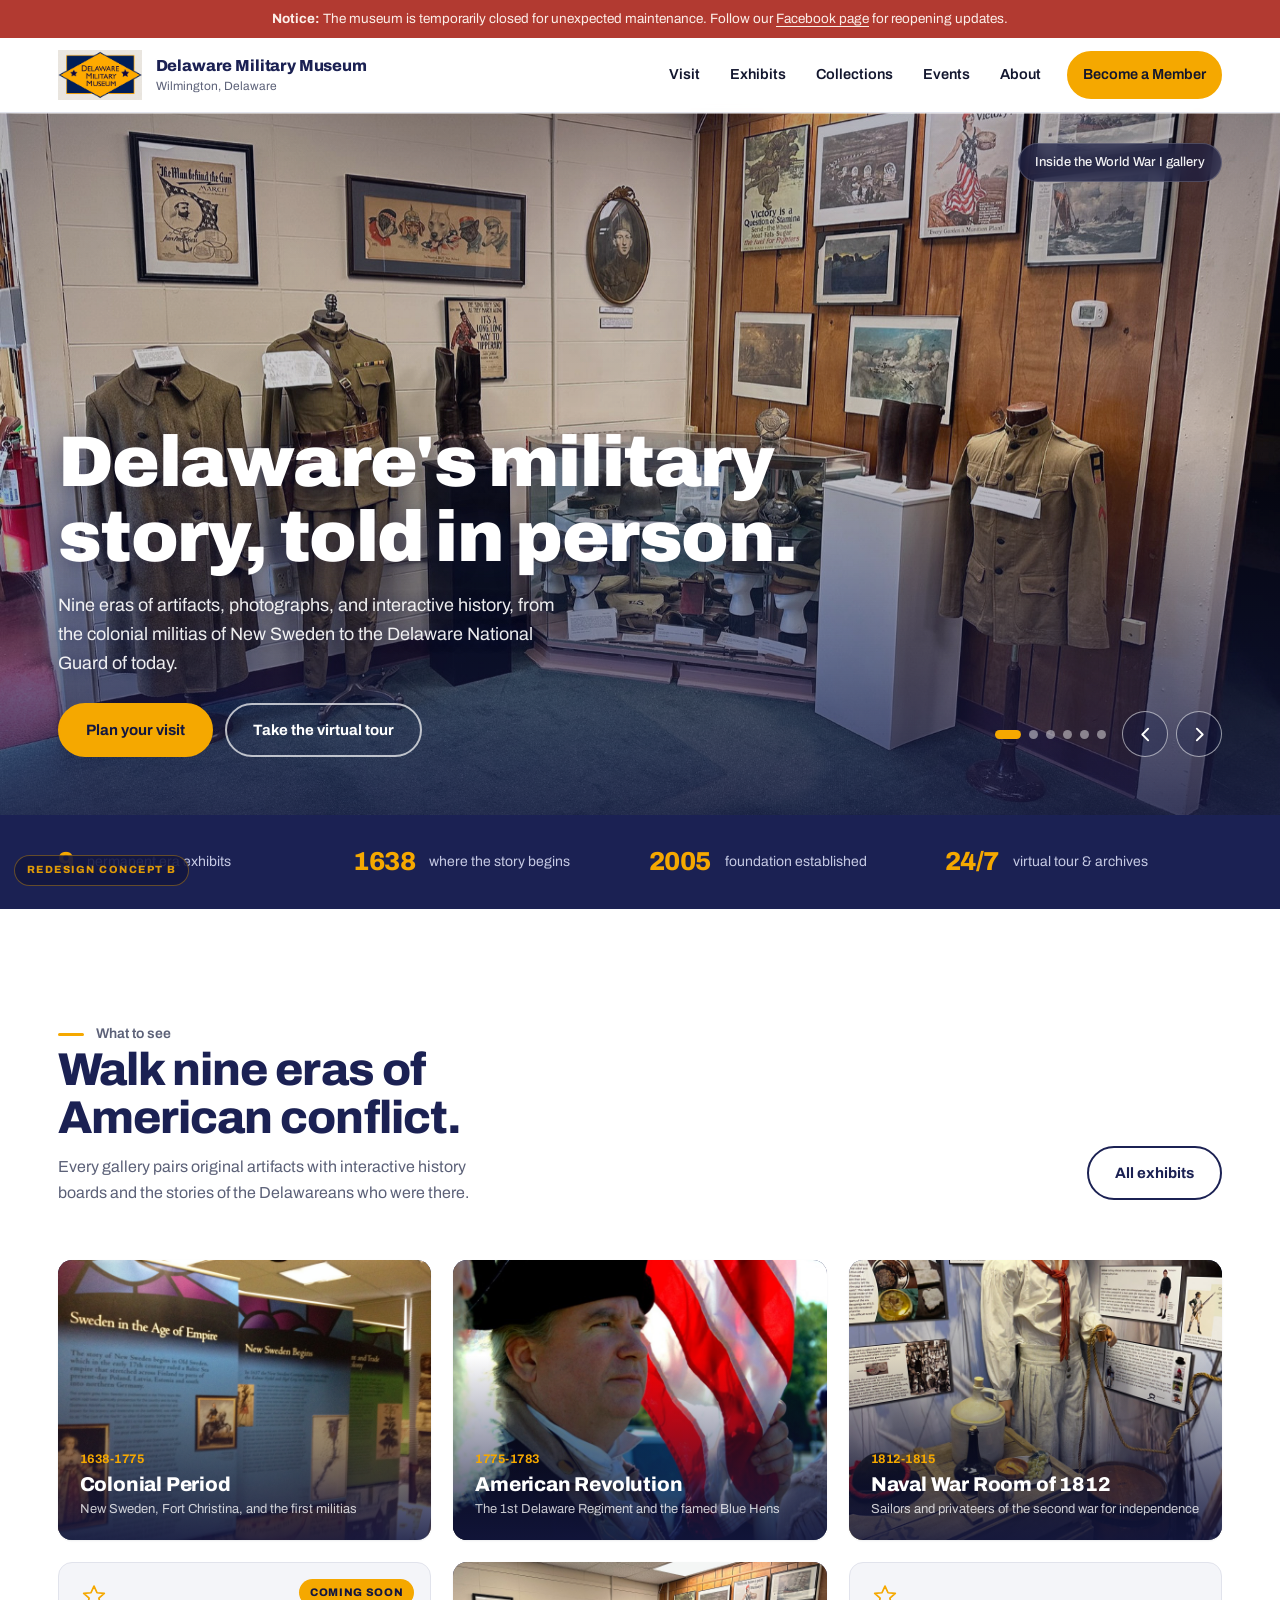
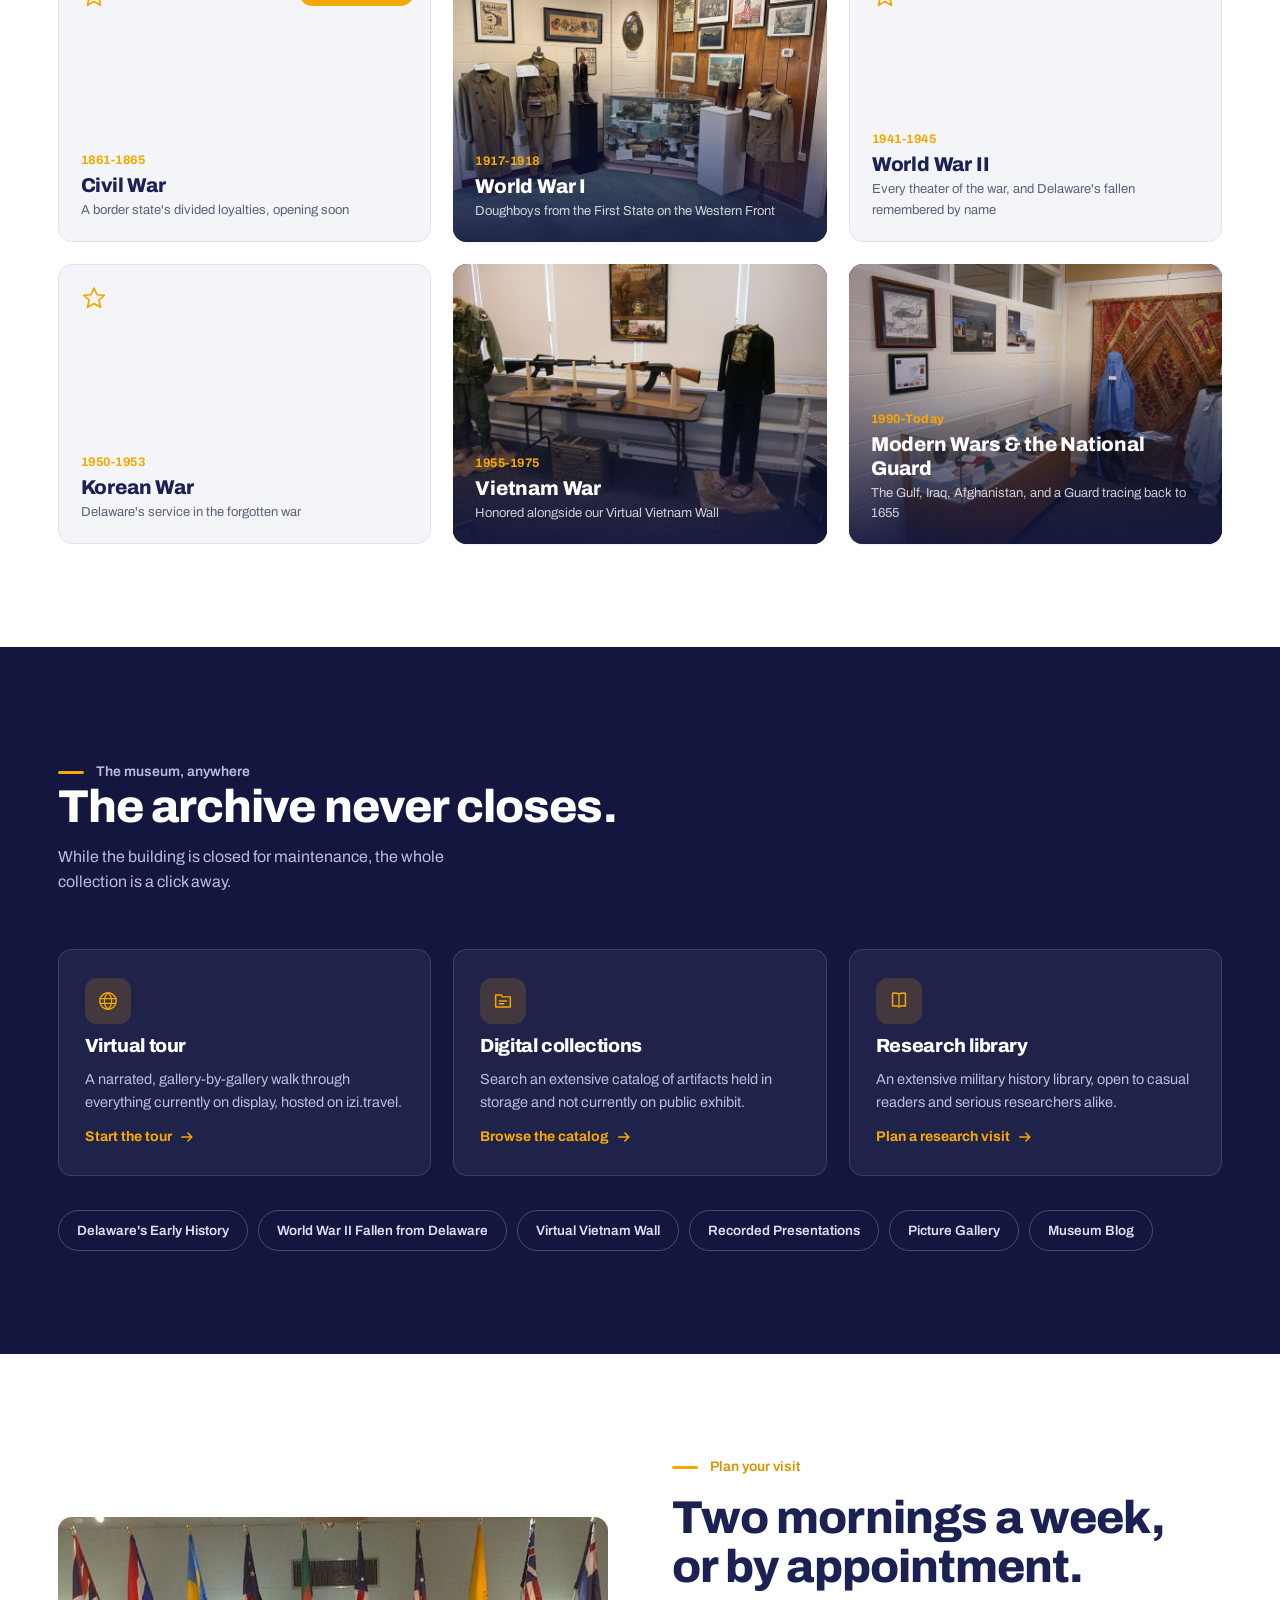
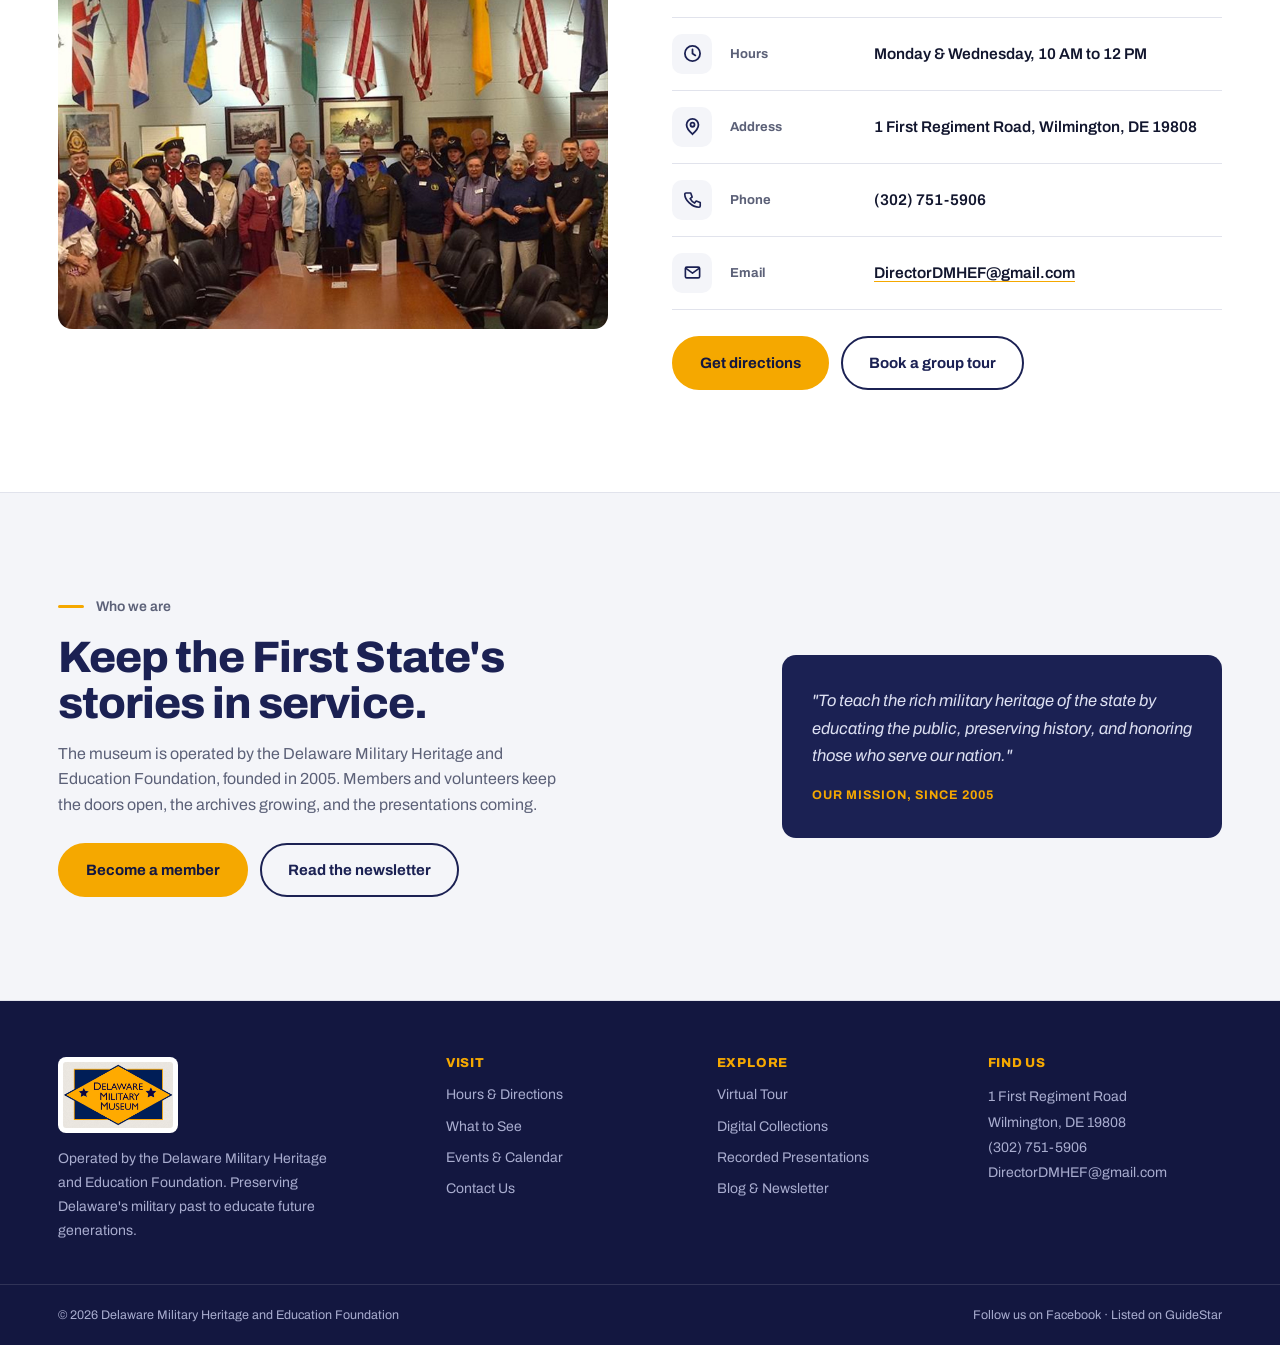
<file: mockups/modern.html>
<!doctype html>
<html lang="en">
<head>
<meta charset="utf-8">
<meta name="viewport" content="width=device-width, initial-scale=1, viewport-fit=cover">
<title>Delaware Military Museum</title>
<link rel="preconnect" href="https://fonts.googleapis.com">
<link rel="preconnect" href="https://fonts.gstatic.com" crossorigin>
<link rel="stylesheet" href="https://fonts.googleapis.com/css2?family=Archivo:ital,wght@0,400;0,500;0,600;0,700;0,800;0,900;1,400&display=swap">
<style>
  :root{
    --navy:#1B2153;
    --navy-deep:#131740;
    --gold:#F5A800;
    --gold-deep:#D99400;
    --white:#FFFFFF;
    --ground:#F4F5F9;
    --ink:#12162E;
    --muted:#5C6178;
    --line:#E1E3EC;
    --red:#B23A31;

    --font:"Archivo", "Segoe UI", system-ui, sans-serif;
    --gutter:clamp(20px, 4.5vw, 72px);
    --radius:14px;
  }

  *,*::before,*::after{box-sizing:border-box;}
  html{scroll-behavior:smooth;}
  body{
    margin:0; background:var(--white); color:var(--ink);
    font-family:var(--font); font-size:16px; line-height:1.6;
    -webkit-font-smoothing:antialiased;
  }
  img{max-width:100%; display:block;}
  a{color:inherit;}
  :focus-visible{outline:3px solid var(--gold); outline-offset:3px; border-radius:4px;}

  h1,h2,h3{margin:0; line-height:1.05; letter-spacing:-.02em; text-wrap:balance;}

  .wrap{max-width:1280px; margin:0 auto; padding-inline:var(--gutter);}

  .kicker{
    display:flex; align-items:center; gap:12px;
    font-size:14px; font-weight:600; color:var(--gold-deep);
    margin:0 0 16px;
  }
  .kicker::before{content:""; width:26px; height:3px; background:var(--gold); border-radius:2px; flex:none;}

  /* ---------- notice + header ---------- */
  .notice{
    background:var(--red); color:#FCEFE9;
    font-size:13.5px; text-align:center; padding:8px var(--gutter);
  }
  .notice a{color:#FCEFE9; text-underline-offset:3px;}

  header.site{
    position:sticky; top:env(safe-area-inset-top, 0px); z-index:80;
    background:rgba(255,255,255,.86);
    backdrop-filter:blur(14px); -webkit-backdrop-filter:blur(14px);
    border-bottom:1px solid var(--line);
  }
  .bar{display:flex; align-items:center; justify-content:space-between; gap:20px; padding-block:12px;}
  .brand{display:flex; align-items:center; gap:14px; text-decoration:none;}
  .brand img{width:84px; height:auto;}
  .brand-text{line-height:1.2;}
  .brand-text b{font-size:16px; font-weight:800; letter-spacing:-.01em; color:var(--navy); display:block;}
  .brand-text span{font-size:12px; color:var(--muted);}
  nav.primary{display:flex; align-items:center; gap:2px;}
  nav.primary a{
    text-decoration:none; font-size:14.5px; font-weight:600; color:var(--ink);
    padding:10px 14px; border-radius:99px; cursor:pointer;
    transition:background .2s ease;
  }
  nav.primary a:hover{background:var(--ground);}
  .btn{
    display:inline-flex; align-items:center; justify-content:center; gap:10px;
    font-family:var(--font); font-size:15px; font-weight:700; text-decoration:none; cursor:pointer;
    padding:13px 26px; border-radius:99px; border:2px solid transparent;
    transition:background .2s ease, color .2s ease, border-color .2s ease, transform .15s ease;
  }
  .btn:active{transform:scale(.98);}
  .btn-gold{background:var(--gold); color:var(--navy-deep); border-color:var(--gold);}
  .btn-gold:hover{background:var(--gold-deep); border-color:var(--gold-deep);}
  .btn-line{border-color:rgba(255,255,255,.7); color:var(--white);}
  .btn-line:hover{background:rgba(255,255,255,.14); border-color:var(--white);}
  .btn-navy{border-color:var(--navy); color:var(--navy);}
  .btn-navy:hover{background:var(--navy); color:var(--white);}
  .nav-cta{margin-left:10px;}

  /* ---------- hero slideshow ---------- */
  .hero{
    position:relative; overflow:hidden;
    height:min(78vh, 720px); min-height:480px;
    background:var(--navy-deep); color:var(--white);
  }
  .slide{
    position:absolute; inset:0; opacity:0;
    transition:opacity 1.1s ease;
  }
  .slide img{
    width:100%; height:100%; object-fit:cover;
  }
  .slide.on{opacity:1;}
  .slide.on img{animation:drift 9s ease-out forwards;}
  @keyframes drift{from{transform:scale(1.07);} to{transform:scale(1);}}
  .hero-shade{
    position:absolute; inset:0;
    background:linear-gradient(180deg, rgba(19,23,64,.30) 0%, rgba(19,23,64,.16) 45%, rgba(19,23,64,.82) 100%);
    pointer-events:none;
  }
  .hero-content{
    position:absolute; inset-inline:0; bottom:0; z-index:2;
    padding-bottom:clamp(30px, 5vw, 58px);
  }
  .hero h1{
    font-size:clamp(36px, 5.6vw, 72px); font-weight:900; color:var(--white);
    max-width:16ch;
    text-shadow:0 2px 24px rgba(19,23,64,.45);
  }
  .hero p.lede{
    font-size:clamp(15.5px, 1.8vw, 18px); color:rgba(255,255,255,.92);
    max-width:52ch; margin:16px 0 26px;
    text-shadow:0 1px 12px rgba(19,23,64,.5);
  }
  .hero-ctas{display:flex; flex-wrap:wrap; gap:12px;}

  .slide-caption{
    position:absolute; z-index:3; right:var(--gutter); top:clamp(18px, 3vw, 30px);
    background:rgba(19,23,64,.66); backdrop-filter:blur(8px); -webkit-backdrop-filter:blur(8px);
    border:1px solid rgba(255,255,255,.18);
    color:rgba(255,255,255,.94);
    font-size:13px; font-weight:500;
    padding:8px 16px; border-radius:99px;
    max-width:min(60vw, 420px);
  }
  .hero-controls{
    position:absolute; z-index:3; right:var(--gutter); bottom:clamp(30px, 5vw, 58px);
    display:flex; align-items:center; gap:16px;
  }
  .arrows{display:flex; gap:8px;}
  .arrow{
    width:46px; height:46px; border-radius:50%; cursor:pointer;
    border:1.5px solid rgba(255,255,255,.55);
    background:rgba(19,23,64,.35); color:var(--white);
    display:grid; place-items:center;
    transition:background .2s ease, border-color .2s ease;
  }
  .arrow:hover{background:rgba(19,23,64,.7); border-color:var(--white);}
  .dots{display:flex; gap:8px;}
  .dot{
    width:9px; height:9px; border-radius:99px; padding:0; cursor:pointer;
    border:none; background:rgba(255,255,255,.45);
    transition:width .25s ease, background .25s ease;
  }
  .dot.on{width:26px; background:var(--gold);}

  /* ---------- stat band ---------- */
  .stats{background:var(--navy); color:var(--white);}
  .stats-row{
    display:grid; grid-template-columns:repeat(4, 1fr); gap:18px;
    padding-block:26px;
  }
  .stat{display:flex; align-items:center; gap:14px; font-size:14px; color:#C6CAE4;}
  .stat b{font-size:26px; font-weight:800; color:var(--gold); letter-spacing:-.02em; font-variant-numeric:tabular-nums;}

  /* ---------- sections ---------- */
  section.block{padding-block:clamp(64px, 8vw, 110px);}
  .head-row{
    display:flex; align-items:flex-end; justify-content:space-between; gap:28px;
    margin-bottom:clamp(34px, 5vw, 54px);
  }
  .head-row h2{font-size:clamp(28px, 3.6vw, 46px); font-weight:800; color:var(--navy); max-width:22ch;}
  .head-row p{color:var(--muted); max-width:46ch; margin:12px 0 0;}
  .head-row .side{flex:none; padding-bottom:6px;}

  /* ---------- exhibits grid ---------- */
  .grid{display:grid; grid-template-columns:repeat(3, 1fr); gap:22px;}
  .card{
    position:relative; overflow:hidden; border-radius:var(--radius);
    background:var(--navy); color:var(--white);
    text-decoration:none; aspect-ratio:4/3;
    box-shadow:0 1px 2px rgba(18,22,46,.08);
  }
  .card img{
    position:absolute; inset:0; width:100%; height:100%; object-fit:cover;
    transition:transform .5s ease;
  }
  .card:hover img{transform:scale(1.045);}
  .card .veil{
    position:absolute; inset:0;
    background:linear-gradient(180deg, rgba(19,23,64,0) 34%, rgba(19,23,64,.88) 100%);
  }
  .card .meta{
    position:absolute; inset-inline:0; bottom:0; padding:20px 22px;
    display:flex; flex-direction:column; gap:3px;
  }
  .card .years{font-size:12.5px; font-weight:700; color:var(--gold); font-variant-numeric:tabular-nums; letter-spacing:.04em;}
  .card .name{font-size:20px; font-weight:800; letter-spacing:-.01em; line-height:1.2;}
  .card .note{font-size:13px; color:rgba(255,255,255,.78);}
  .card.flat{
    background:var(--ground); color:var(--navy);
    border:1px solid var(--line); box-shadow:none;
    display:flex; align-items:flex-end;
  }
  .card.flat .star{
    position:absolute; top:20px; left:22px; color:var(--gold);
  }
  .card.flat .meta{position:static; padding:20px 22px;}
  .card.flat .note{color:var(--muted);}
  .card.flat:hover{background:#ECEEF5;}
  .pill{
    position:absolute; top:16px; right:16px;
    background:var(--gold); color:var(--navy-deep);
    font-size:11px; font-weight:800; letter-spacing:.06em; text-transform:uppercase;
    padding:5px 11px; border-radius:99px;
  }

  /* ---------- digital band ---------- */
  .digital{background:var(--navy-deep); color:var(--white);}
  .digital .head-row h2{color:var(--white);}
  .digital .head-row p{color:#B9BDDD;}
  .digital-grid{display:grid; grid-template-columns:repeat(3, 1fr); gap:22px;}
  .dcard{
    background:rgba(255,255,255,.05);
    border:1px solid rgba(255,255,255,.13);
    border-radius:var(--radius);
    padding:28px 26px 26px; text-decoration:none;
    display:flex; flex-direction:column; gap:12px;
    transition:background .25s ease, border-color .25s ease, transform .25s ease;
  }
  .dcard:hover{background:rgba(255,255,255,.09); border-color:rgba(245,168,0,.55); transform:translateY(-3px);}
  .dcard .ic{
    width:46px; height:46px; border-radius:12px; display:grid; place-items:center;
    background:rgba(245,168,0,.16); color:var(--gold);
  }
  .dcard h3{font-size:19px; font-weight:800;}
  .dcard p{margin:0; font-size:14.5px; color:#B9BDDD; flex:1;}
  .dcard .go{font-size:14px; font-weight:700; color:var(--gold); display:inline-flex; align-items:center; gap:8px;}
  .chips{display:flex; flex-wrap:wrap; gap:10px; margin-top:34px;}
  .chip{
    font-size:13.5px; font-weight:600; text-decoration:none; cursor:pointer;
    border:1px solid rgba(255,255,255,.22); border-radius:99px;
    padding:9px 18px; color:#DDE0F2;
    transition:border-color .2s ease, background .2s ease;
  }
  .chip:hover{border-color:var(--gold); background:rgba(245,168,0,.12);}

  /* ---------- visit ---------- */
  .visit-grid{display:grid; grid-template-columns:1fr 1fr; gap:clamp(30px, 5vw, 70px); align-items:center;}
  .visit-photo{border-radius:var(--radius); overflow:hidden; aspect-ratio:4/3; position:relative;}
  .visit-photo img{width:100%; height:100%; object-fit:cover;}
  .visit h2{font-size:clamp(28px, 3.6vw, 46px); font-weight:800; color:var(--navy);}
  .vlist{display:grid; gap:0; margin-top:26px; border-top:1px solid var(--line);}
  .vrow{
    display:grid; grid-template-columns:44px 130px 1fr; gap:14px; align-items:center;
    padding-block:16px; border-bottom:1px solid var(--line);
  }
  .vrow .ic{
    width:40px; height:40px; border-radius:10px; display:grid; place-items:center;
    background:var(--ground); color:var(--navy);
  }
  .vrow .k{font-size:13px; font-weight:700; color:var(--muted);}
  .vrow .v{font-size:15.5px; font-weight:600; color:var(--ink);}
  .vrow .v a{text-decoration-color:var(--gold); text-underline-offset:3px;}
  .visit-ctas{display:flex; flex-wrap:wrap; gap:12px; margin-top:26px;}

  /* ---------- support ---------- */
  .support{background:var(--ground); border-block:1px solid var(--line);}
  .support-inner{
    display:grid; grid-template-columns:1.2fr .8fr; gap:clamp(30px, 5vw, 70px); align-items:center;
  }
  .support h2{font-size:clamp(28px, 3.6vw, 44px); font-weight:800; color:var(--navy);}
  .support p{color:var(--muted); max-width:56ch;}
  .mission{
    background:var(--navy); color:#DDE0F2; border-radius:var(--radius);
    padding:32px 30px; font-size:16.5px; line-height:1.65; font-style:italic;
  }
  .mission b{display:block; margin-top:16px; font-style:normal; font-size:12.5px; font-weight:700; letter-spacing:.08em; text-transform:uppercase; color:var(--gold);}

  /* ---------- footer ---------- */
  footer.site{background:var(--navy-deep); color:#A9ADCF; font-size:14px;}
  .foot-grid{display:grid; grid-template-columns:1.5fr 1fr 1fr 1fr; gap:36px; padding-block:56px 42px;}
  .foot-grid h3{font-size:13px; font-weight:800; letter-spacing:.06em; text-transform:uppercase; color:var(--gold); margin:0 0 14px;}
  .foot-grid ul{list-style:none; margin:0; padding:0; display:grid; gap:9px;}
  .foot-grid a{text-decoration:none; color:#A9ADCF; transition:color .2s ease;}
  .foot-grid a:hover{color:var(--white);}
  .foot-logo{width:120px; background:var(--white); border-radius:8px; padding:5px; margin-bottom:14px;}
  address{font-style:normal; line-height:1.8;}
  .foot-legal{
    border-top:1px solid rgba(255,255,255,.12); padding-block:20px;
    display:flex; flex-wrap:wrap; gap:8px 28px; justify-content:space-between; font-size:12.5px;
  }

  .concept-tag{
    position:fixed; bottom:14px; left:14px; z-index:99;
    background:var(--navy-deep); color:var(--gold);
    font-size:10.5px; font-weight:800; letter-spacing:.14em; text-transform:uppercase;
    padding:6px 12px; border-radius:99px; opacity:.9; pointer-events:none;
    border:1px solid rgba(245,168,0,.4);
  }

  /* ---------- responsive ---------- */
  @media (max-width: 1060px){
    nav.primary a:not(.btn){display:none;}
    .grid{grid-template-columns:1fr 1fr;}
    .digital-grid{grid-template-columns:1fr;}
    .stats-row{grid-template-columns:1fr 1fr;}
    .visit-grid{grid-template-columns:1fr;}
    .support-inner{grid-template-columns:1fr;}
    .foot-grid{grid-template-columns:1fr 1fr;}
  }
  @media (max-width: 640px){
    .grid{grid-template-columns:1fr;}
    .stats-row{grid-template-columns:1fr 1fr; gap:14px;}
    .stat b{font-size:21px;}
    .foot-grid{grid-template-columns:1fr;}
    .slide-caption{display:none;}
    .hero{min-height:520px;}
    .head-row{flex-direction:column; align-items:flex-start;}
    .vrow{grid-template-columns:44px 1fr;}
    .vrow .k{grid-column:2;}
    .vrow .v{grid-column:2;}
    .vrow .ic{grid-row:span 2;}
    .brand img{width:64px;}
  }
  @media (prefers-reduced-motion: reduce){
    *,*::before,*::after{transition:none !important; animation:none !important;}
    html{scroll-behavior:auto;}
    .slide{transition:none;}
  }
</style>
</head>
<body>

<div class="notice" role="status">
  <strong>Notice:</strong> The museum is temporarily closed for unexpected maintenance.
  Follow our <a href="#">Facebook page</a> for reopening updates.
</div>

<header class="site">
  <div class="wrap bar">
    <a class="brand" href="#" aria-label="Delaware Military Museum home">
      <img src="../assets/logo.png" alt="Delaware Military Museum logo">
      <span class="brand-text">
        <b>Delaware Military Museum</b>
        <span>Wilmington, Delaware</span>
      </span>
    </a>
    <nav class="primary" aria-label="Primary">
      <a href="#visit">Visit</a>
      <a href="#exhibits">Exhibits</a>
      <a href="#digital">Collections</a>
      <a href="#">Events</a>
      <a href="#support">About</a>
      <a class="btn btn-gold nav-cta" href="#support">Become a Member</a>
    </nav>
  </div>
</header>

<main>

  <section class="hero" id="top" aria-roledescription="carousel" aria-label="Photos from the museum">
    <div class="slide on">
      <img src="../assets/photo9.jpg" alt="World War I gallery with uniforms, helmets, and recruiting posters">
    </div>
    <div class="slide">
      <img src="../assets/photo10.jpg" alt="Continental sailor display in the Naval War Room of 1812">
    </div>
    <div class="slide">
      <img src="../assets/photo5.jpg" alt="Revolutionary War reenactors at an encampment outside the museum">
    </div>
    <div class="slide">
      <img src="../assets/photo4.jpg" alt="Volunteers and reenactors gathered beneath the museum's historic flags">
    </div>
    <div class="slide">
      <img src="../assets/photo2.jpg" alt="War in Afghanistan exhibit with artifacts and displays">
    </div>
    <div class="slide">
      <img src="../assets/photo1.jpg" alt="Vietnam War collection with field gear and equipment">
    </div>
    <div class="hero-shade"></div>

    <div class="slide-caption" id="caption">Inside the World War I gallery</div>

    <div class="wrap hero-content">
      <h1>Delaware's military story, told in person.</h1>
      <p class="lede">
        Nine eras of artifacts, photographs, and interactive history, from the colonial
        militias of New Sweden to the Delaware National Guard of today.
      </p>
      <div class="hero-ctas">
        <a class="btn btn-gold" href="#visit">Plan your visit</a>
        <a class="btn btn-line" href="#digital">Take the virtual tour</a>
      </div>
    </div>

    <div class="hero-controls">
      <div class="dots" id="dots" role="tablist" aria-label="Choose slide"></div>
      <div class="arrows">
        <button class="arrow" id="prev" aria-label="Previous photo">
          <svg width="17" height="17" viewBox="0 0 16 16" fill="none" aria-hidden="true"><path d="M10.5 2.5 5 8l5.5 5.5" stroke="currentColor" stroke-width="1.8" stroke-linecap="round" stroke-linejoin="round"/></svg>
        </button>
        <button class="arrow" id="next" aria-label="Next photo">
          <svg width="17" height="17" viewBox="0 0 16 16" fill="none" aria-hidden="true"><path d="M5.5 2.5 11 8l-5.5 5.5" stroke="currentColor" stroke-width="1.8" stroke-linecap="round" stroke-linejoin="round"/></svg>
        </button>
      </div>
    </div>
  </section>

  <div class="stats">
    <div class="wrap stats-row">
      <div class="stat"><b>9</b><span>permanent era exhibits</span></div>
      <div class="stat"><b>1638</b><span>where the story begins</span></div>
      <div class="stat"><b>2005</b><span>foundation established</span></div>
      <div class="stat"><b>24/7</b><span>virtual tour &amp; archives</span></div>
    </div>
  </div>

  <section class="block" id="exhibits">
    <div class="wrap">
      <div class="head-row">
        <div>
          <p class="kicker">What to see</p>
          <h2>Walk nine eras of American conflict.</h2>
          <p>Every gallery pairs original artifacts with interactive history boards and the stories of the Delawareans who were there.</p>
        </div>
        <div class="side">
          <a class="btn btn-navy" href="#">All exhibits</a>
        </div>
      </div>

      <div class="grid">
        <a class="card" href="#">
          <img src="../assets/photo3.jpg" alt="New Sweden exhibit story boards" loading="lazy">
          <div class="veil"></div>
          <div class="meta">
            <span class="years">1638-1775</span>
            <span class="name">Colonial Period</span>
            <span class="note">New Sweden, Fort Christina, and the first militias</span>
          </div>
        </a>
        <a class="card" href="#">
          <img src="../assets/photo6.jpg" alt="Reenactor in Continental uniform carrying the colors" loading="lazy">
          <div class="veil"></div>
          <div class="meta">
            <span class="years">1775-1783</span>
            <span class="name">American Revolution</span>
            <span class="note">The 1st Delaware Regiment and the famed Blue Hens</span>
          </div>
        </a>
        <a class="card" href="#">
          <img src="../assets/photo10.jpg" alt="Naval War Room of 1812 sailor display" loading="lazy">
          <div class="veil"></div>
          <div class="meta">
            <span class="years">1812-1815</span>
            <span class="name">Naval War Room of 1812</span>
            <span class="note">Sailors and privateers of the second war for independence</span>
          </div>
        </a>
        <a class="card flat" href="#">
          <span class="pill">Coming soon</span>
          <svg class="star" width="26" height="26" viewBox="0 0 24 24" fill="none" aria-hidden="true"><path d="M12 2.8 14.8 9l6.7.6-5 4.4 1.5 6.6L12 17l-6 3.6 1.5-6.6-5-4.4L9.2 9 12 2.8Z" stroke="currentColor" stroke-width="1.6" stroke-linejoin="round"/></svg>
          <div class="meta">
            <span class="years">1861-1865</span>
            <span class="name">Civil War</span>
            <span class="note">A border state's divided loyalties, opening soon</span>
          </div>
        </a>
        <a class="card" href="#">
          <img src="../assets/photo9.jpg" alt="World War I gallery with uniforms and posters" loading="lazy">
          <div class="veil"></div>
          <div class="meta">
            <span class="years">1917-1918</span>
            <span class="name">World War I</span>
            <span class="note">Doughboys from the First State on the Western Front</span>
          </div>
        </a>
        <a class="card flat" href="#">
          <svg class="star" width="26" height="26" viewBox="0 0 24 24" fill="none" aria-hidden="true"><path d="M12 2.8 14.8 9l6.7.6-5 4.4 1.5 6.6L12 17l-6 3.6 1.5-6.6-5-4.4L9.2 9 12 2.8Z" stroke="currentColor" stroke-width="1.6" stroke-linejoin="round"/></svg>
          <div class="meta">
            <span class="years">1941-1945</span>
            <span class="name">World War II</span>
            <span class="note">Every theater of the war, and Delaware's fallen remembered by name</span>
          </div>
        </a>
        <a class="card flat" href="#">
          <svg class="star" width="26" height="26" viewBox="0 0 24 24" fill="none" aria-hidden="true"><path d="M12 2.8 14.8 9l6.7.6-5 4.4 1.5 6.6L12 17l-6 3.6 1.5-6.6-5-4.4L9.2 9 12 2.8Z" stroke="currentColor" stroke-width="1.6" stroke-linejoin="round"/></svg>
          <div class="meta">
            <span class="years">1950-1953</span>
            <span class="name">Korean War</span>
            <span class="note">Delaware's service in the forgotten war</span>
          </div>
        </a>
        <a class="card" href="#">
          <img src="../assets/photo1.jpg" alt="Vietnam War collection with field uniform and equipment" loading="lazy">
          <div class="veil"></div>
          <div class="meta">
            <span class="years">1955-1975</span>
            <span class="name">Vietnam War</span>
            <span class="note">Honored alongside our Virtual Vietnam Wall</span>
          </div>
        </a>
        <a class="card" href="#">
          <img src="../assets/photo2.jpg" alt="War in Afghanistan exhibit" loading="lazy">
          <div class="veil"></div>
          <div class="meta">
            <span class="years">1990-Today</span>
            <span class="name">Modern Wars &amp; the National Guard</span>
            <span class="note">The Gulf, Iraq, Afghanistan, and a Guard tracing back to 1655</span>
          </div>
        </a>
      </div>
    </div>
  </section>

  <section class="block digital" id="digital">
    <div class="wrap">
      <div class="head-row">
        <div>
          <p class="kicker">The museum, anywhere</p>
          <h2>The archive never closes.</h2>
          <p>While the building is closed for maintenance, the whole collection is a click away.</p>
        </div>
      </div>

      <div class="digital-grid">
        <a class="dcard" href="#">
          <span class="ic">
            <svg width="22" height="22" viewBox="0 0 24 24" fill="none" aria-hidden="true"><circle cx="12" cy="12" r="9" stroke="currentColor" stroke-width="1.6"/><path d="M12 3c-2.6 2.4-4 5.6-4 9s1.4 6.6 4 9c2.6-2.4 4-5.6 4-9s-1.4-6.6-4-9Z" stroke="currentColor" stroke-width="1.4"/><path d="M3.5 9.5h17M3.5 14.5h17" stroke="currentColor" stroke-width="1.4"/></svg>
          </span>
          <h3>Virtual tour</h3>
          <p>A narrated, gallery-by-gallery walk through everything currently on display, hosted on izi.travel.</p>
          <span class="go">Start the tour
            <svg width="14" height="14" viewBox="0 0 16 16" fill="none" aria-hidden="true"><path d="M2 8h11M9 3.5 13.5 8 9 12.5" stroke="currentColor" stroke-width="1.8" stroke-linecap="round" stroke-linejoin="round"/></svg>
          </span>
        </a>
        <a class="dcard" href="#">
          <span class="ic">
            <svg width="22" height="22" viewBox="0 0 24 24" fill="none" aria-hidden="true"><path d="M4 5.5h6l1.5 2H20v11H4v-13Z" stroke="currentColor" stroke-width="1.6" stroke-linejoin="round"/><path d="M8 12h8M8 15h5" stroke="currentColor" stroke-width="1.4" stroke-linecap="round"/></svg>
          </span>
          <h3>Digital collections</h3>
          <p>Search an extensive catalog of artifacts held in storage and not currently on public exhibit.</p>
          <span class="go">Browse the catalog
            <svg width="14" height="14" viewBox="0 0 16 16" fill="none" aria-hidden="true"><path d="M2 8h11M9 3.5 13.5 8 9 12.5" stroke="currentColor" stroke-width="1.8" stroke-linecap="round" stroke-linejoin="round"/></svg>
          </span>
        </a>
        <a class="dcard" href="#">
          <span class="ic">
            <svg width="22" height="22" viewBox="0 0 24 24" fill="none" aria-hidden="true"><path d="M12 4.5c-2-1.4-4.6-1.6-7-1v14c2.4-.6 5-.4 7 1 2-1.4 4.6-1.6 7-1v-14c-2.4-.6-5-.4-7 1Z" stroke="currentColor" stroke-width="1.6" stroke-linejoin="round"/><path d="M12 4.5v14" stroke="currentColor" stroke-width="1.4"/></svg>
          </span>
          <h3>Research library</h3>
          <p>An extensive military history library, open to casual readers and serious researchers alike.</p>
          <span class="go">Plan a research visit
            <svg width="14" height="14" viewBox="0 0 16 16" fill="none" aria-hidden="true"><path d="M2 8h11M9 3.5 13.5 8 9 12.5" stroke="currentColor" stroke-width="1.8" stroke-linecap="round" stroke-linejoin="round"/></svg>
          </span>
        </a>
      </div>

      <div class="chips">
        <a class="chip" href="#">Delaware's Early History</a>
        <a class="chip" href="#">World War II Fallen from Delaware</a>
        <a class="chip" href="#">Virtual Vietnam Wall</a>
        <a class="chip" href="#">Recorded Presentations</a>
        <a class="chip" href="#">Picture Gallery</a>
        <a class="chip" href="#">Museum Blog</a>
      </div>
    </div>
  </section>

  <section class="block visit" id="visit">
    <div class="wrap visit-grid">
      <div class="visit-photo">
        <img src="../assets/photo4.jpg" alt="Volunteers and reenactors beneath the flags of Delaware's history" loading="lazy">
      </div>
      <div>
        <p class="kicker">Plan your visit</p>
        <h2>Two mornings a week, or by appointment.</h2>
        <div class="vlist">
          <div class="vrow">
            <span class="ic">
              <svg width="19" height="19" viewBox="0 0 16 16" fill="none" aria-hidden="true"><circle cx="8" cy="8" r="6.4" stroke="currentColor" stroke-width="1.5"/><path d="M8 4.6V8l2.4 1.6" stroke="currentColor" stroke-width="1.5" stroke-linecap="round"/></svg>
            </span>
            <span class="k">Hours</span>
            <span class="v">Monday &amp; Wednesday, 10 AM to 12 PM</span>
          </div>
          <div class="vrow">
            <span class="ic">
              <svg width="19" height="19" viewBox="0 0 16 16" fill="none" aria-hidden="true"><path d="M8 14.5S3 9.9 3 6.5a5 5 0 0 1 10 0c0 3.4-5 8-5 8Z" stroke="currentColor" stroke-width="1.5"/><circle cx="8" cy="6.5" r="1.7" stroke="currentColor" stroke-width="1.5"/></svg>
            </span>
            <span class="k">Address</span>
            <span class="v">1 First Regiment Road, Wilmington, DE 19808</span>
          </div>
          <div class="vrow">
            <span class="ic">
              <svg width="19" height="19" viewBox="0 0 16 16" fill="none" aria-hidden="true"><path d="M3.5 2.5h3l1.2 3.4-1.7 1.3a9.5 9.5 0 0 0 3.8 3.8l1.3-1.7 3.4 1.2v3c0 .6-.4 1-1 1C7.6 14.5 1.5 8.4 1.5 3.5c0-.6.4-1 1-1Z" stroke="currentColor" stroke-width="1.4" stroke-linejoin="round"/></svg>
            </span>
            <span class="k">Phone</span>
            <span class="v">(302) 751-5906</span>
          </div>
          <div class="vrow">
            <span class="ic">
              <svg width="19" height="19" viewBox="0 0 16 16" fill="none" aria-hidden="true"><rect x="2" y="3.5" width="12" height="9" rx="1.2" stroke="currentColor" stroke-width="1.4"/><path d="m2.5 4.5 5.5 4 5.5-4" stroke="currentColor" stroke-width="1.4" stroke-linecap="round" stroke-linejoin="round"/></svg>
            </span>
            <span class="k">Email</span>
            <span class="v"><a href="mailto:DirectorDMHEF@gmail.com">DirectorDMHEF@gmail.com</a></span>
          </div>
        </div>
        <div class="visit-ctas">
          <a class="btn btn-gold" href="#">Get directions</a>
          <a class="btn btn-navy" href="#">Book a group tour</a>
        </div>
      </div>
    </div>
  </section>

  <section class="block support" id="support">
    <div class="wrap support-inner">
      <div>
        <p class="kicker">Who we are</p>
        <h2>Keep the First State's stories in service.</h2>
        <p style="margin-top:14px;">
          The museum is operated by the Delaware Military Heritage and Education Foundation,
          founded in 2005. Members and volunteers keep the doors open, the archives growing,
          and the presentations coming.
        </p>
        <div class="visit-ctas">
          <a class="btn btn-gold" href="#">Become a member</a>
          <a class="btn btn-navy" href="#">Read the newsletter</a>
        </div>
      </div>
      <div class="mission">
        "To teach the rich military heritage of the state by educating the public,
        preserving history, and honoring those who serve our nation."
        <b>Our mission, since 2005</b>
      </div>
    </div>
  </section>

</main>

<footer class="site">
  <div class="wrap foot-grid">
    <div>
      <img class="foot-logo" src="../assets/logo.png" alt="Delaware Military Museum logo">
      <p style="margin:0; max-width:34ch; line-height:1.7;">
        Operated by the Delaware Military Heritage and Education Foundation.
        Preserving Delaware's military past to educate future generations.
      </p>
    </div>
    <div>
      <h3>Visit</h3>
      <ul>
        <li><a href="#visit">Hours &amp; Directions</a></li>
        <li><a href="#exhibits">What to See</a></li>
        <li><a href="#">Events &amp; Calendar</a></li>
        <li><a href="#">Contact Us</a></li>
      </ul>
    </div>
    <div>
      <h3>Explore</h3>
      <ul>
        <li><a href="#digital">Virtual Tour</a></li>
        <li><a href="#digital">Digital Collections</a></li>
        <li><a href="#">Recorded Presentations</a></li>
        <li><a href="#">Blog &amp; Newsletter</a></li>
      </ul>
    </div>
    <div>
      <h3>Find Us</h3>
      <address>
        1 First Regiment Road<br>
        Wilmington, DE 19808<br>
        (302) 751-5906<br>
        <a href="mailto:DirectorDMHEF@gmail.com">DirectorDMHEF@gmail.com</a>
      </address>
    </div>
  </div>
  <div class="wrap foot-legal">
    <span>&copy; 2026 Delaware Military Heritage and Education Foundation</span>
    <span>Follow us on Facebook &middot; Listed on GuideStar</span>
  </div>
</footer>

<div class="concept-tag">Redesign Concept B</div>

<script>
(function(){
  var slides = Array.prototype.slice.call(document.querySelectorAll('.slide'));
  var captions = [
    'Inside the World War I gallery',
    'The Naval War Room of 1812',
    'Revolutionary encampment on First Regiment Road',
    'Volunteers and reenactors in the flag room',
    'The War in Afghanistan exhibit',
    'The Vietnam War collection'
  ];
  var captionEl = document.getElementById('caption');
  var dotsEl = document.getElementById('dots');
  var i = 0, timer = null;
  var reduced = window.matchMedia('(prefers-reduced-motion: reduce)').matches;

  slides.forEach(function(_, n){
    var d = document.createElement('button');
    d.className = 'dot' + (n === 0 ? ' on' : '');
    d.setAttribute('aria-label', 'Go to slide ' + (n + 1));
    d.addEventListener('click', function(){ go(n); restart(); });
    dotsEl.appendChild(d);
  });
  var dots = Array.prototype.slice.call(dotsEl.children);

  function go(n){
    slides[i].classList.remove('on');
    dots[i].classList.remove('on');
    i = (n + slides.length) % slides.length;
    slides[i].classList.add('on');
    dots[i].classList.add('on');
    captionEl.textContent = captions[i];
  }
  function next(){ go(i + 1); }
  function restart(){
    if (reduced) return;
    clearInterval(timer);
    timer = setInterval(next, 6000);
  }

  document.getElementById('next').addEventListener('click', function(){ next(); restart(); });
  document.getElementById('prev').addEventListener('click', function(){ go(i - 1); restart(); });

  var hero = document.querySelector('.hero');
  hero.addEventListener('mouseenter', function(){ clearInterval(timer); });
  hero.addEventListener('mouseleave', restart);
  hero.addEventListener('keydown', function(e){
    if (e.key === 'ArrowRight'){ next(); restart(); }
    if (e.key === 'ArrowLeft'){ go(i - 1); restart(); }
  });
  document.addEventListener('visibilitychange', function(){
    if (document.hidden) clearInterval(timer); else restart();
  });

  restart();
})();
</script>

</body>
</html>
</file>
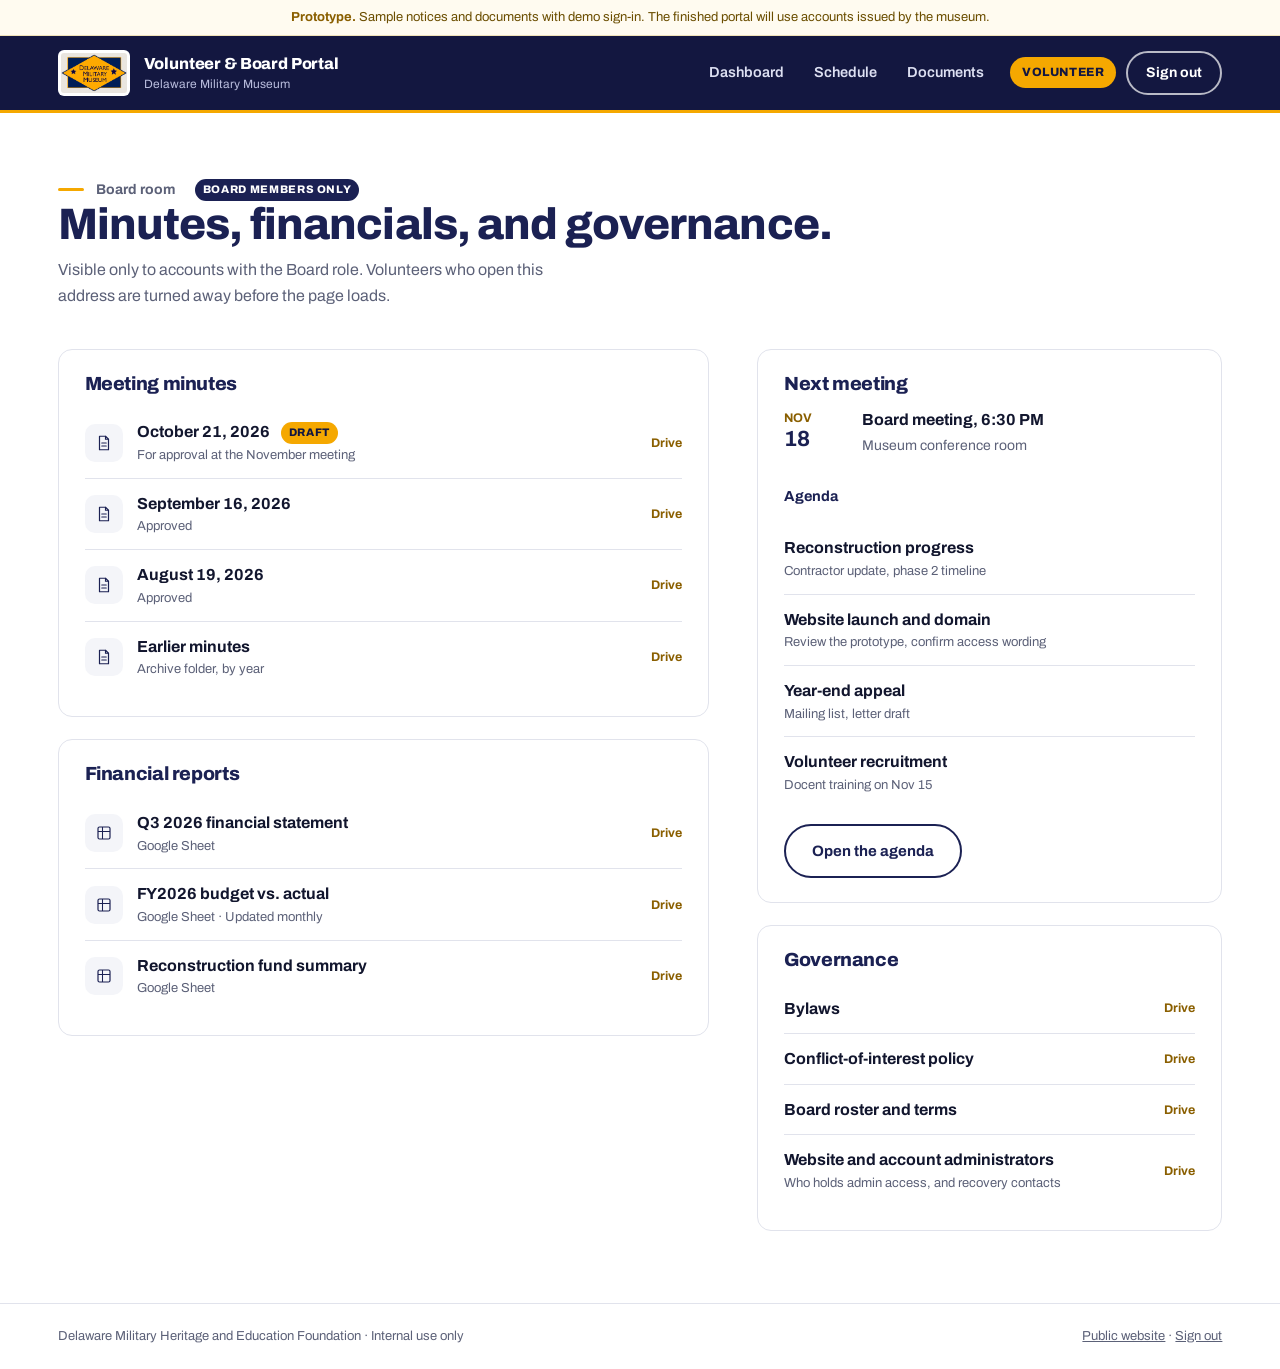
<file: portal/board.html>
<!doctype html>
<html lang="en">
<head>
<meta charset="utf-8">
<meta name="viewport" content="width=device-width, initial-scale=1">
<meta name="robots" content="noindex">
<title>Board room | Volunteer &amp; Board Portal</title>
<link rel="icon" href="/assets/logo.png">
<link rel="preconnect" href="https://fonts.googleapis.com">
<link rel="preconnect" href="https://fonts.gstatic.com" crossorigin>
<link rel="stylesheet" href="https://fonts.googleapis.com/css2?family=Archivo:ital,wght@0,400;0,500;0,600;0,700;0,800;0,900;1,400&display=swap">
<link rel="stylesheet" href="/css/site.css">
<link rel="stylesheet" href="/css/portal.css">
</head>
<body>

<a class="skip" href="#main">Skip to content</a>
<div class="proto"><strong>Prototype.</strong> Sample notices and documents with demo sign-in. The finished portal will use accounts issued by the museum.</div>

<header class="site portal-head">
  <div class="wrap bar">
    <a class="brand" href="/portal" aria-label="Portal home">
      <img src="/assets/logo.png" alt="Delaware Military Museum logo">
      <span class="brand-text"><b>Volunteer &amp; Board Portal</b><span>Delaware Military Museum</span></span>
    </a>
    <nav class="portal" aria-label="Portal">
      <a href="/portal">Dashboard</a>
      <a href="/portal/schedule">Schedule</a>
      <a href="/portal/documents">Documents</a>
      <a href="/portal/board" aria-current="page" data-board-only hidden>Board room</a>
      <span class="role-chip" data-role-name>Volunteer</span>
      <a class="btn btn-line signout" href="/api/logout">Sign out</a>
    </nav>
  </div>
</header>

<main id="main">
  <section class="wrap portal-title">
    <p class="kicker">Board room <span class="tag board">Board members only</span></p>
    <h1>Minutes, financials, and governance.</h1>
    <p>Visible only to accounts with the Board role. Volunteers who open this address are turned away before the page loads.</p>
  </section>

  <section class="wrap" style="margin-top:clamp(24px, 4vw, 40px);">
    <div class="two-col">
      <div class="stack">

        <div class="panel">
          <h2>Meeting minutes</h2>
          <ul class="docs">
            <li><span class="ic"><svg width="18" height="18" viewBox="0 0 24 24" fill="none" aria-hidden="true"><path d="M6 3h8l4 4v14H6z" stroke="currentColor" stroke-width="1.6" stroke-linejoin="round"/><path d="M14 3v4h4M9 12h6M9 16h6" stroke="currentColor" stroke-width="1.5" stroke-linecap="round"/></svg></span><div><a class="name" href="#" data-drive>October 21, 2026 <span class="tag">Draft</span></a><span class="meta">For approval at the November meeting</span></div><span class="ext">Drive</span></li>
            <li><span class="ic"><svg width="18" height="18" viewBox="0 0 24 24" fill="none" aria-hidden="true"><path d="M6 3h8l4 4v14H6z" stroke="currentColor" stroke-width="1.6" stroke-linejoin="round"/><path d="M14 3v4h4M9 12h6M9 16h6" stroke="currentColor" stroke-width="1.5" stroke-linecap="round"/></svg></span><div><a class="name" href="#" data-drive>September 16, 2026</a><span class="meta">Approved</span></div><span class="ext">Drive</span></li>
            <li><span class="ic"><svg width="18" height="18" viewBox="0 0 24 24" fill="none" aria-hidden="true"><path d="M6 3h8l4 4v14H6z" stroke="currentColor" stroke-width="1.6" stroke-linejoin="round"/><path d="M14 3v4h4M9 12h6M9 16h6" stroke="currentColor" stroke-width="1.5" stroke-linecap="round"/></svg></span><div><a class="name" href="#" data-drive>August 19, 2026</a><span class="meta">Approved</span></div><span class="ext">Drive</span></li>
            <li><span class="ic"><svg width="18" height="18" viewBox="0 0 24 24" fill="none" aria-hidden="true"><path d="M6 3h8l4 4v14H6z" stroke="currentColor" stroke-width="1.6" stroke-linejoin="round"/><path d="M14 3v4h4M9 12h6M9 16h6" stroke="currentColor" stroke-width="1.5" stroke-linecap="round"/></svg></span><div><a class="name" href="#" data-drive>Earlier minutes</a><span class="meta">Archive folder, by year</span></div><span class="ext">Drive</span></li>
          </ul>
        </div>

        <div class="panel">
          <h2>Financial reports</h2>
          <ul class="docs">
            <li><span class="ic"><svg width="18" height="18" viewBox="0 0 24 24" fill="none" aria-hidden="true"><rect x="4" y="4" width="16" height="16" rx="2" stroke="currentColor" stroke-width="1.6"/><path d="M4 10h16M10 4v16" stroke="currentColor" stroke-width="1.4"/></svg></span><div><a class="name" href="#" data-drive>Q3 2026 financial statement</a><span class="meta">Google Sheet</span></div><span class="ext">Drive</span></li>
            <li><span class="ic"><svg width="18" height="18" viewBox="0 0 24 24" fill="none" aria-hidden="true"><rect x="4" y="4" width="16" height="16" rx="2" stroke="currentColor" stroke-width="1.6"/><path d="M4 10h16M10 4v16" stroke="currentColor" stroke-width="1.4"/></svg></span><div><a class="name" href="#" data-drive>FY2026 budget vs. actual</a><span class="meta">Google Sheet &middot; Updated monthly</span></div><span class="ext">Drive</span></li>
            <li><span class="ic"><svg width="18" height="18" viewBox="0 0 24 24" fill="none" aria-hidden="true"><rect x="4" y="4" width="16" height="16" rx="2" stroke="currentColor" stroke-width="1.6"/><path d="M4 10h16M10 4v16" stroke="currentColor" stroke-width="1.4"/></svg></span><div><a class="name" href="#" data-drive>Reconstruction fund summary</a><span class="meta">Google Sheet</span></div><span class="ext">Drive</span></li>
          </ul>
        </div>

      </div>
      <div class="stack">

        <div class="panel">
          <h2>Next meeting</h2>
          <ul class="notices">
            <li><span class="date">Nov<b>18</b></span><div><div class="title">Board meeting, 6:30 PM</div><div class="body">Museum conference room</div></div></li>
          </ul>
          <p style="margin-top:14px;"><strong style="color:var(--navy);">Agenda</strong></p>
          <ul class="docs">
            <li><div><span class="name">Reconstruction progress</span><span class="meta">Contractor update, phase 2 timeline</span></div></li>
            <li><div><span class="name">Website launch and domain</span><span class="meta">Review the prototype, confirm access wording</span></div></li>
            <li><div><span class="name">Year-end appeal</span><span class="meta">Mailing list, letter draft</span></div></li>
            <li><div><span class="name">Volunteer recruitment</span><span class="meta">Docent training on Nov 15</span></div></li>
          </ul>
          <div class="btn-row"><a class="btn btn-navy" href="#" data-drive>Open the agenda</a></div>
        </div>

        <div class="panel">
          <h2>Governance</h2>
          <ul class="docs">
            <li><div><a class="name" href="#" data-drive>Bylaws</a></div><span class="ext">Drive</span></li>
            <li><div><a class="name" href="#" data-drive>Conflict-of-interest policy</a></div><span class="ext">Drive</span></li>
            <li><div><a class="name" href="#" data-drive>Board roster and terms</a></div><span class="ext">Drive</span></li>
            <li><div><a class="name" href="#" data-drive>Website and account administrators</a><span class="meta">Who holds admin access, and recovery contacts</span></div><span class="ext">Drive</span></li>
          </ul>
        </div>

      </div>
    </div>
  </section>
</main>

<footer class="wrap portal-foot">
  <span>Delaware Military Heritage and Education Foundation &middot; Internal use only</span>
  <span><a href="/">Public website</a> &middot; <a href="/api/logout">Sign out</a></span>
</footer>

<script src="/js/site.js"></script>
<script src="/js/portal.js"></script>
</body>
</html>
</file>
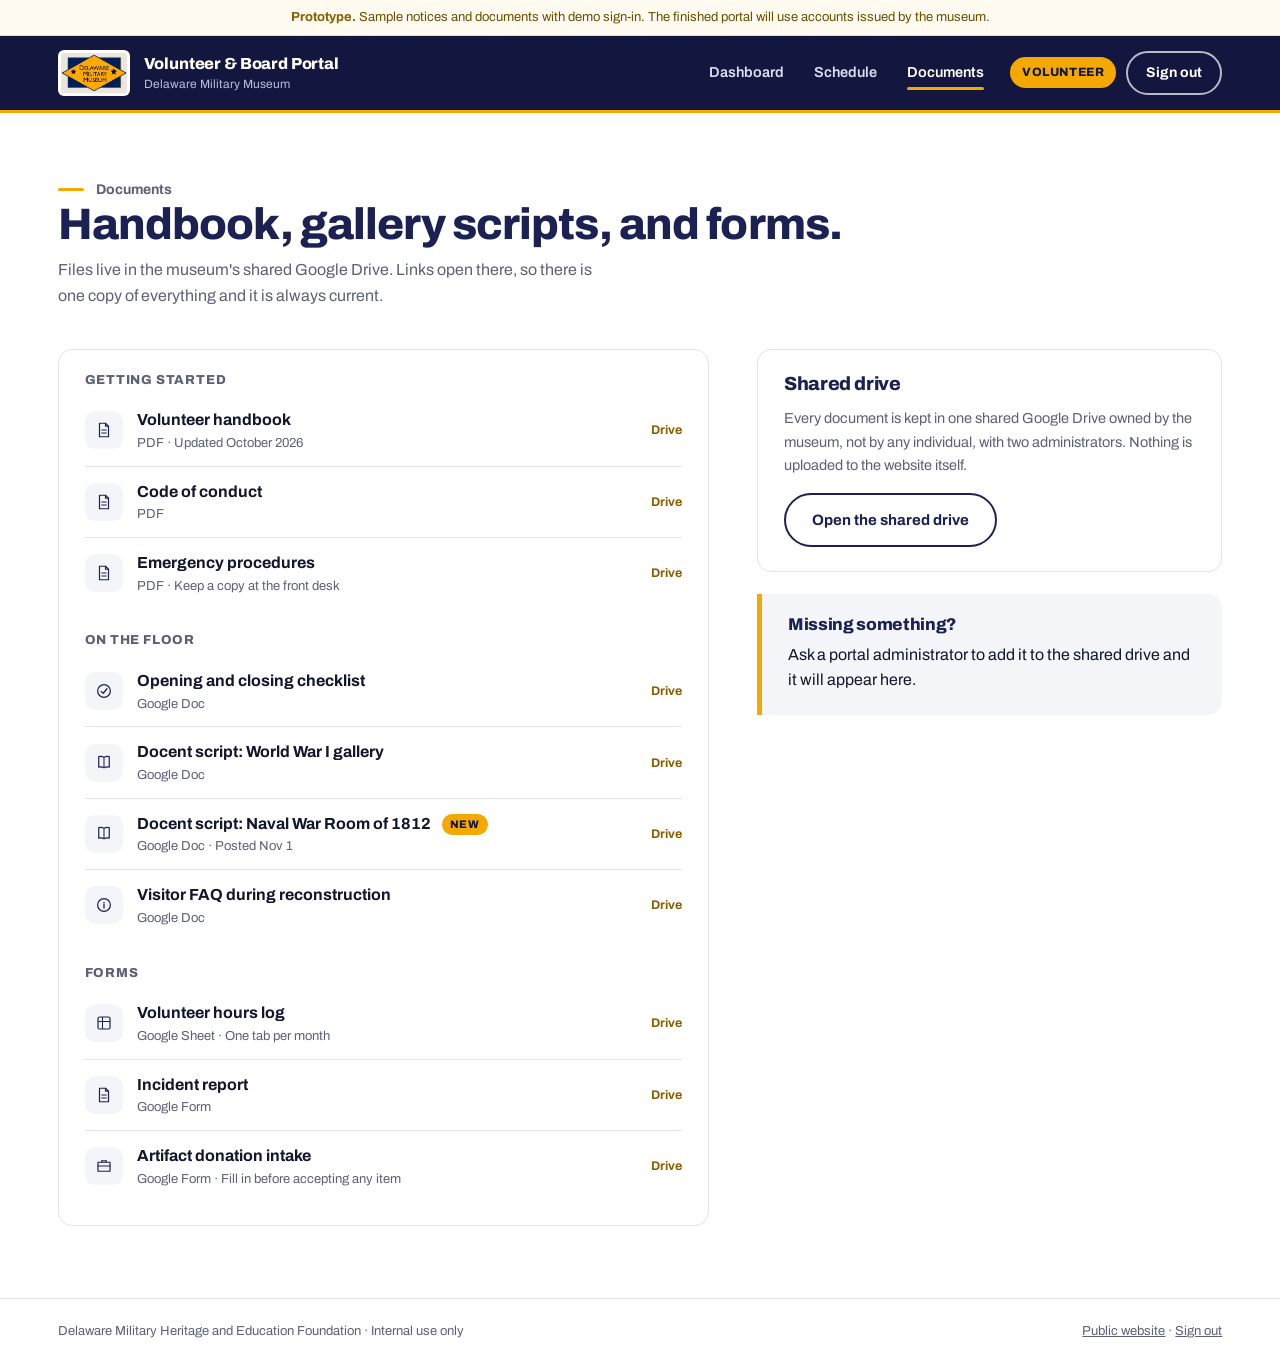
<file: portal/documents.html>
<!doctype html>
<html lang="en">
<head>
<meta charset="utf-8">
<meta name="viewport" content="width=device-width, initial-scale=1">
<meta name="robots" content="noindex">
<title>Documents | Volunteer &amp; Board Portal</title>
<link rel="icon" href="/assets/logo.png">
<link rel="preconnect" href="https://fonts.googleapis.com">
<link rel="preconnect" href="https://fonts.gstatic.com" crossorigin>
<link rel="stylesheet" href="https://fonts.googleapis.com/css2?family=Archivo:ital,wght@0,400;0,500;0,600;0,700;0,800;0,900;1,400&display=swap">
<link rel="stylesheet" href="/css/site.css">
<link rel="stylesheet" href="/css/portal.css">
</head>
<body>

<a class="skip" href="#main">Skip to content</a>
<div class="proto"><strong>Prototype.</strong> Sample notices and documents with demo sign-in. The finished portal will use accounts issued by the museum.</div>

<header class="site portal-head">
  <div class="wrap bar">
    <a class="brand" href="/portal" aria-label="Portal home">
      <img src="/assets/logo.png" alt="Delaware Military Museum logo">
      <span class="brand-text"><b>Volunteer &amp; Board Portal</b><span>Delaware Military Museum</span></span>
    </a>
    <nav class="portal" aria-label="Portal">
      <a href="/portal">Dashboard</a>
      <a href="/portal/schedule">Schedule</a>
      <a href="/portal/documents" aria-current="page">Documents</a>
      <a href="/portal/board" data-board-only hidden>Board room</a>
      <span class="role-chip" data-role-name>Volunteer</span>
      <a class="btn btn-line signout" href="/api/logout">Sign out</a>
    </nav>
  </div>
</header>

<main id="main">
  <section class="wrap portal-title">
    <p class="kicker">Documents</p>
    <h1>Handbook, gallery scripts, and forms.</h1>
    <p>Files live in the museum's shared Google Drive. Links open there, so there is one copy of everything and it is always current.</p>
  </section>

  <section class="wrap" style="margin-top:clamp(24px, 4vw, 40px);">
    <div class="two-col">
      <div class="panel">

        <div class="doc-group">
          <h3>Getting started</h3>
          <ul class="docs">
            <li><span class="ic"><svg width="18" height="18" viewBox="0 0 24 24" fill="none" aria-hidden="true"><path d="M6 3h8l4 4v14H6z" stroke="currentColor" stroke-width="1.6" stroke-linejoin="round"/><path d="M14 3v4h4M9 12h6M9 16h6" stroke="currentColor" stroke-width="1.5" stroke-linecap="round"/></svg></span><div><a class="name" href="#" data-drive>Volunteer handbook</a><span class="meta">PDF &middot; Updated October 2026</span></div><span class="ext">Drive</span></li>
            <li><span class="ic"><svg width="18" height="18" viewBox="0 0 24 24" fill="none" aria-hidden="true"><path d="M6 3h8l4 4v14H6z" stroke="currentColor" stroke-width="1.6" stroke-linejoin="round"/><path d="M14 3v4h4M9 12h6M9 16h6" stroke="currentColor" stroke-width="1.5" stroke-linecap="round"/></svg></span><div><a class="name" href="#" data-drive>Code of conduct</a><span class="meta">PDF</span></div><span class="ext">Drive</span></li>
            <li><span class="ic"><svg width="18" height="18" viewBox="0 0 24 24" fill="none" aria-hidden="true"><path d="M6 3h8l4 4v14H6z" stroke="currentColor" stroke-width="1.6" stroke-linejoin="round"/><path d="M14 3v4h4M9 12h6M9 16h6" stroke="currentColor" stroke-width="1.5" stroke-linecap="round"/></svg></span><div><a class="name" href="#" data-drive>Emergency procedures</a><span class="meta">PDF &middot; Keep a copy at the front desk</span></div><span class="ext">Drive</span></li>
          </ul>
        </div>

        <div class="doc-group">
          <h3>On the floor</h3>
          <ul class="docs">
            <li><span class="ic"><svg width="18" height="18" viewBox="0 0 24 24" fill="none" aria-hidden="true"><path d="M8 12.5 11 15l5-6" stroke="currentColor" stroke-width="1.7" stroke-linecap="round" stroke-linejoin="round"/><circle cx="12" cy="12" r="8.5" stroke="currentColor" stroke-width="1.6"/></svg></span><div><a class="name" href="#" data-drive>Opening and closing checklist</a><span class="meta">Google Doc</span></div><span class="ext">Drive</span></li>
            <li><span class="ic"><svg width="18" height="18" viewBox="0 0 24 24" fill="none" aria-hidden="true"><path d="M12 4.5c-2-1.4-4.6-1.6-7-1v14c2.4-.6 5-.4 7 1 2-1.4 4.6-1.6 7-1v-14c-2.4-.6-5-.4-7 1Z" stroke="currentColor" stroke-width="1.6" stroke-linejoin="round"/><path d="M12 4.5v14" stroke="currentColor" stroke-width="1.4"/></svg></span><div><a class="name" href="#" data-drive>Docent script: World War I gallery</a><span class="meta">Google Doc</span></div><span class="ext">Drive</span></li>
            <li><span class="ic"><svg width="18" height="18" viewBox="0 0 24 24" fill="none" aria-hidden="true"><path d="M12 4.5c-2-1.4-4.6-1.6-7-1v14c2.4-.6 5-.4 7 1 2-1.4 4.6-1.6 7-1v-14c-2.4-.6-5-.4-7 1Z" stroke="currentColor" stroke-width="1.6" stroke-linejoin="round"/><path d="M12 4.5v14" stroke="currentColor" stroke-width="1.4"/></svg></span><div><a class="name" href="#" data-drive>Docent script: Naval War Room of 1812 <span class="tag">New</span></a><span class="meta">Google Doc &middot; Posted Nov 1</span></div><span class="ext">Drive</span></li>
            <li><span class="ic"><svg width="18" height="18" viewBox="0 0 24 24" fill="none" aria-hidden="true"><circle cx="12" cy="12" r="8.5" stroke="currentColor" stroke-width="1.6"/><path d="M12 16v-5M12 8.5v.5" stroke="currentColor" stroke-width="1.7" stroke-linecap="round"/></svg></span><div><a class="name" href="#" data-drive>Visitor FAQ during reconstruction</a><span class="meta">Google Doc</span></div><span class="ext">Drive</span></li>
          </ul>
        </div>

        <div class="doc-group">
          <h3>Forms</h3>
          <ul class="docs">
            <li><span class="ic"><svg width="18" height="18" viewBox="0 0 24 24" fill="none" aria-hidden="true"><rect x="4" y="4" width="16" height="16" rx="2" stroke="currentColor" stroke-width="1.6"/><path d="M4 10h16M10 4v16" stroke="currentColor" stroke-width="1.4"/></svg></span><div><a class="name" href="#" data-drive>Volunteer hours log</a><span class="meta">Google Sheet &middot; One tab per month</span></div><span class="ext">Drive</span></li>
            <li><span class="ic"><svg width="18" height="18" viewBox="0 0 24 24" fill="none" aria-hidden="true"><path d="M6 3h8l4 4v14H6z" stroke="currentColor" stroke-width="1.6" stroke-linejoin="round"/><path d="M14 3v4h4M9 12h6M9 16h6" stroke="currentColor" stroke-width="1.5" stroke-linecap="round"/></svg></span><div><a class="name" href="#" data-drive>Incident report</a><span class="meta">Google Form</span></div><span class="ext">Drive</span></li>
            <li><span class="ic"><svg width="18" height="18" viewBox="0 0 24 24" fill="none" aria-hidden="true"><path d="M4 7h16v12H4z" stroke="currentColor" stroke-width="1.6" stroke-linejoin="round"/><path d="M9 7V5h6v2M4 12h16" stroke="currentColor" stroke-width="1.6" stroke-linecap="round"/></svg></span><div><a class="name" href="#" data-drive>Artifact donation intake</a><span class="meta">Google Form &middot; Fill in before accepting any item</span></div><span class="ext">Drive</span></li>
          </ul>
        </div>

      </div>
      <div class="stack">

        <div class="panel">
          <h2>Shared drive</h2>
          <p>Every document is kept in one shared Google Drive owned by the museum, not by any individual, with two administrators. Nothing is uploaded to the website itself.</p>
          <div class="btn-row"><a class="btn btn-navy" href="#" data-drive>Open the shared drive</a></div>
        </div>

        <div class="panel" data-board-only hidden>
          <h2>Board documents</h2>
          <p>Minutes, financial reports, and governance documents are in the Board room, visible to Board members only.</p>
          <div class="btn-row"><a class="btn btn-solid" href="/portal/board">Go to the Board room</a></div>
        </div>

        <div class="status">
          <h3>Missing something?</h3>
          <p>Ask a portal administrator to add it to the shared drive and it will appear here.</p>
        </div>

      </div>
    </div>
  </section>
</main>

<footer class="wrap portal-foot">
  <span>Delaware Military Heritage and Education Foundation &middot; Internal use only</span>
  <span><a href="/">Public website</a> &middot; <a href="/api/logout">Sign out</a></span>
</footer>

<script src="/js/site.js"></script>
<script src="/js/portal.js"></script>
</body>
</html>
</file>
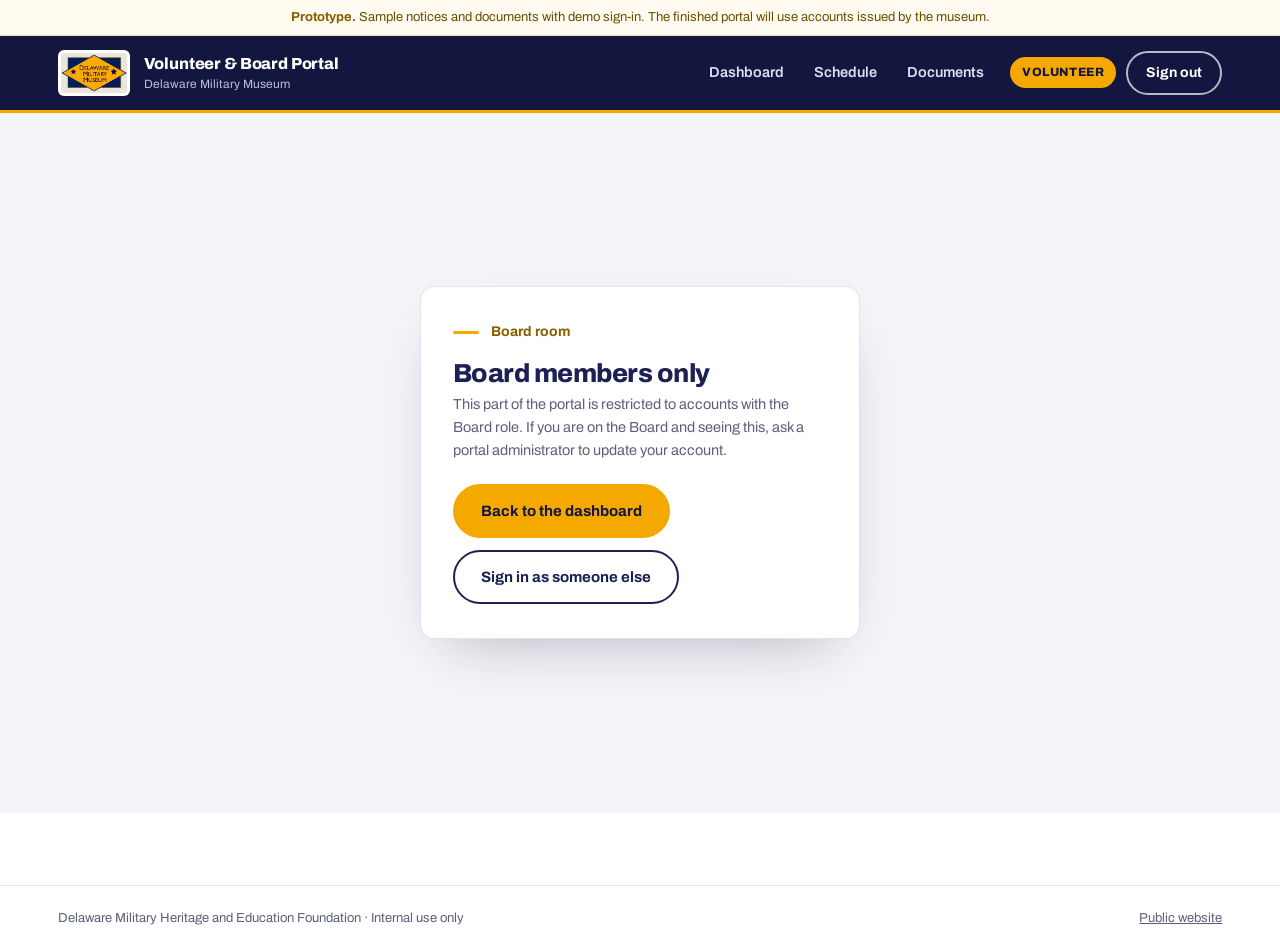
<file: portal/forbidden.html>
<!doctype html>
<html lang="en">
<head>
<meta charset="utf-8">
<meta name="viewport" content="width=device-width, initial-scale=1">
<meta name="robots" content="noindex">
<title>Board members only | Volunteer &amp; Board Portal</title>
<link rel="icon" href="/assets/logo.png">
<link rel="preconnect" href="https://fonts.googleapis.com">
<link rel="preconnect" href="https://fonts.gstatic.com" crossorigin>
<link rel="stylesheet" href="https://fonts.googleapis.com/css2?family=Archivo:ital,wght@0,400;0,500;0,600;0,700;0,800;0,900;1,400&display=swap">
<link rel="stylesheet" href="/css/site.css">
<link rel="stylesheet" href="/css/portal.css">
</head>
<body>

<div class="proto"><strong>Prototype.</strong> Sample notices and documents with demo sign-in. The finished portal will use accounts issued by the museum.</div>

<header class="site portal-head">
  <div class="wrap bar">
    <a class="brand" href="/portal" aria-label="Portal home">
      <img src="/assets/logo.png" alt="Delaware Military Museum logo">
      <span class="brand-text"><b>Volunteer &amp; Board Portal</b><span>Delaware Military Museum</span></span>
    </a>
    <nav class="portal" aria-label="Portal">
      <a href="/portal">Dashboard</a>
      <a href="/portal/schedule">Schedule</a>
      <a href="/portal/documents">Documents</a>
      <span class="role-chip" data-role-name>Volunteer</span>
      <a class="btn btn-line signout" href="/api/logout">Sign out</a>
    </nav>
  </div>
</header>

<main class="login-wrap">
  <div class="login-card">
    <p class="kicker">Board room</p>
    <h1>Board members only</h1>
    <p class="sub">This part of the portal is restricted to accounts with the Board role. If you are on the Board and seeing this, ask a portal administrator to update your account.</p>
    <div class="btn-row">
      <a class="btn btn-gold" href="/portal">Back to the dashboard</a>
      <a class="btn btn-navy" href="/api/logout">Sign in as someone else</a>
    </div>
  </div>
</main>

<footer class="wrap portal-foot">
  <span>Delaware Military Heritage and Education Foundation &middot; Internal use only</span>
  <span><a href="/">Public website</a></span>
</footer>

<script src="/js/site.js"></script>
<script src="/js/portal.js"></script>
</body>
</html>
</file>
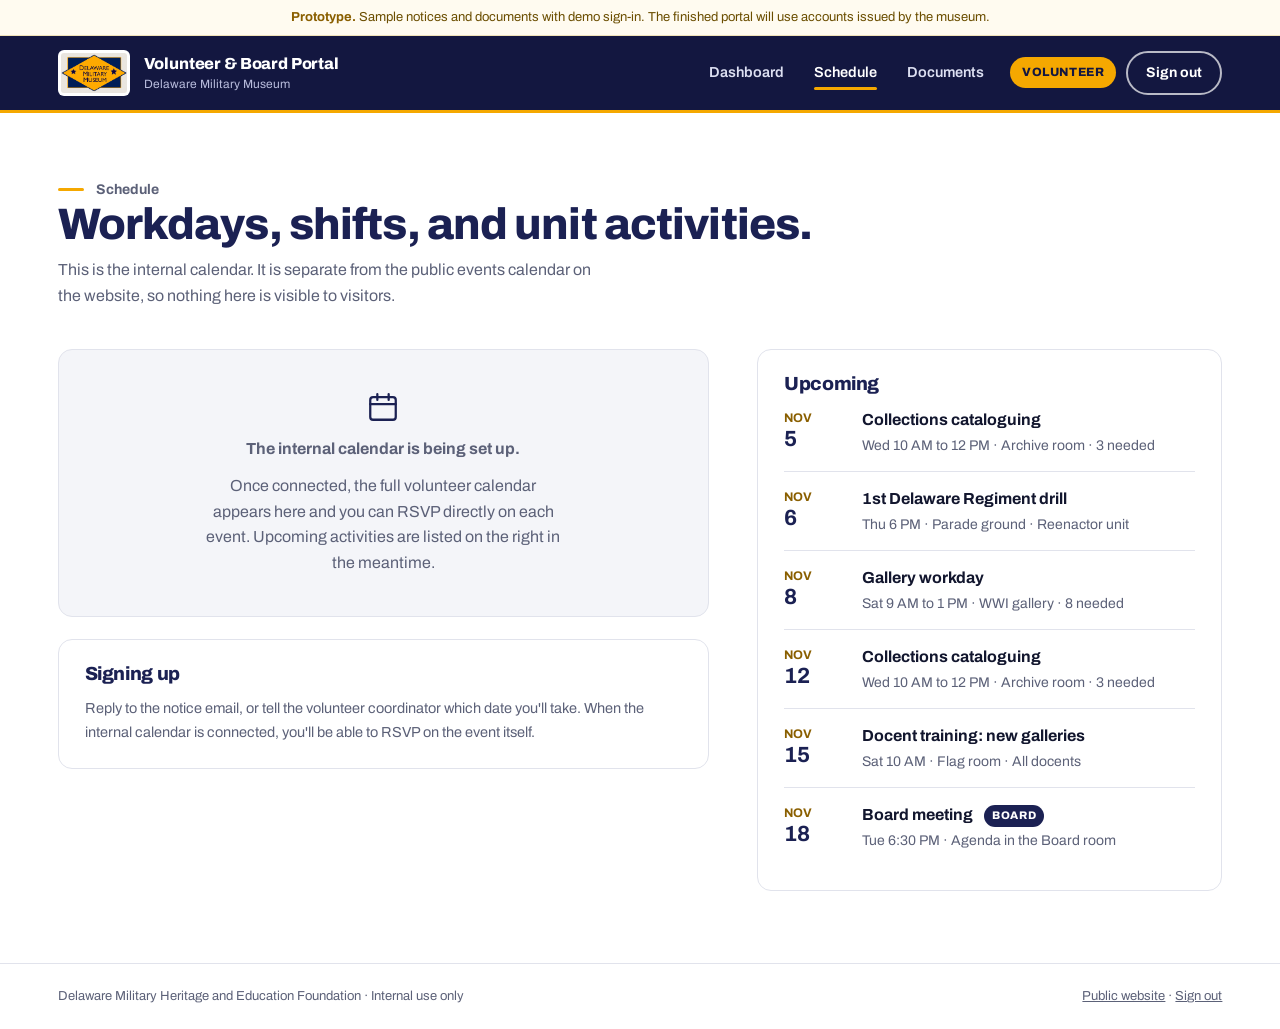
<file: portal/schedule.html>
<!doctype html>
<html lang="en">
<head>
<meta charset="utf-8">
<meta name="viewport" content="width=device-width, initial-scale=1">
<meta name="robots" content="noindex">
<title>Schedule | Volunteer &amp; Board Portal</title>
<link rel="icon" href="/assets/logo.png">
<link rel="preconnect" href="https://fonts.googleapis.com">
<link rel="preconnect" href="https://fonts.gstatic.com" crossorigin>
<link rel="stylesheet" href="https://fonts.googleapis.com/css2?family=Archivo:ital,wght@0,400;0,500;0,600;0,700;0,800;0,900;1,400&display=swap">
<link rel="stylesheet" href="/css/site.css">
<link rel="stylesheet" href="/css/portal.css">
</head>
<body>

<a class="skip" href="#main">Skip to content</a>
<div class="proto"><strong>Prototype.</strong> Sample notices and documents with demo sign-in. The finished portal will use accounts issued by the museum.</div>

<header class="site portal-head">
  <div class="wrap bar">
    <a class="brand" href="/portal" aria-label="Portal home">
      <img src="/assets/logo.png" alt="Delaware Military Museum logo">
      <span class="brand-text"><b>Volunteer &amp; Board Portal</b><span>Delaware Military Museum</span></span>
    </a>
    <nav class="portal" aria-label="Portal">
      <a href="/portal">Dashboard</a>
      <a href="/portal/schedule" aria-current="page">Schedule</a>
      <a href="/portal/documents">Documents</a>
      <a href="/portal/board" data-board-only hidden>Board room</a>
      <span class="role-chip" data-role-name>Volunteer</span>
      <a class="btn btn-line signout" href="/api/logout">Sign out</a>
    </nav>
  </div>
</header>

<main id="main">
  <section class="wrap portal-title">
    <p class="kicker">Schedule</p>
    <h1>Workdays, shifts, and unit activities.</h1>
    <p>This is the internal calendar. It is separate from the public events calendar on the website, so nothing here is visible to visitors.</p>
  </section>

  <section class="wrap" style="margin-top:clamp(24px, 4vw, 40px);">
    <div class="two-col">
      <div class="stack">

        <div class="embed calendar" data-internal-calendar>
          <div class="embed-empty">
            <svg width="34" height="34" viewBox="0 0 24 24" fill="none" aria-hidden="true"><rect x="3" y="5" width="18" height="16" rx="2" stroke="currentColor" stroke-width="1.6"/><path d="M3 10h18M8 3v4M16 3v4" stroke="currentColor" stroke-width="1.6" stroke-linecap="round"/></svg>
            <p><strong>The internal calendar is being set up.</strong></p>
            <p>Once connected, the full volunteer calendar appears here and you can RSVP directly on each event. Upcoming activities are listed on the right in the meantime.</p>
          </div>
        </div>

        <div class="panel">
          <h2>Signing up</h2>
          <p>Reply to the notice email, or tell the volunteer coordinator which date you'll take. When the internal calendar is connected, you'll be able to RSVP on the event itself.</p>
        </div>

      </div>
      <div class="stack">

        <div class="panel">
          <h2>Upcoming</h2>
          <ul class="notices">
            <li><span class="date">Nov<b>5</b></span><div><div class="title">Collections cataloguing</div><div class="body">Wed 10 AM to 12 PM &middot; Archive room &middot; 3 needed</div></div></li>
            <li><span class="date">Nov<b>6</b></span><div><div class="title">1st Delaware Regiment drill</div><div class="body">Thu 6 PM &middot; Parade ground &middot; Reenactor unit</div></div></li>
            <li><span class="date">Nov<b>8</b></span><div><div class="title">Gallery workday</div><div class="body">Sat 9 AM to 1 PM &middot; WWI gallery &middot; 8 needed</div></div></li>
            <li><span class="date">Nov<b>12</b></span><div><div class="title">Collections cataloguing</div><div class="body">Wed 10 AM to 12 PM &middot; Archive room &middot; 3 needed</div></div></li>
            <li><span class="date">Nov<b>15</b></span><div><div class="title">Docent training: new galleries</div><div class="body">Sat 10 AM &middot; Flag room &middot; All docents</div></div></li>
            <li><span class="date">Nov<b>18</b></span><div><div class="title">Board meeting <span class="tag board">Board</span></div><div class="body">Tue 6:30 PM &middot; Agenda in the Board room</div></div></li>
          </ul>
        </div>

      </div>
    </div>
  </section>
</main>

<footer class="wrap portal-foot">
  <span>Delaware Military Heritage and Education Foundation &middot; Internal use only</span>
  <span><a href="/">Public website</a> &middot; <a href="/api/logout">Sign out</a></span>
</footer>

<script src="/js/site.js"></script>
<script src="/js/portal.js"></script>
</body>
</html>
</file>
<file: css/site.css>
/* ==========================================================================
   Delaware Military Museum — shared site styles
   Visual language carried over from Mockup 2 (mockups/modern.html).
   ========================================================================== */

:root{
  --navy:#1B2153;
  --navy-deep:#131740;
  --gold:#F5A800;
  --gold-deep:#D99400;
  --gold-text:#8A5F00;      /* gold dark enough for small text on white (AA) */
  --white:#FFFFFF;
  --ground:#F4F5F9;
  --ink:#12162E;
  --muted:#5C6178;
  --line:#E1E3EC;

  --font:"Archivo", "Segoe UI", system-ui, sans-serif;
  --gutter:clamp(20px, 4.5vw, 72px);
  --radius:14px;
}

*,*::before,*::after{box-sizing:border-box;}
html{scroll-behavior:smooth;}
body{
  margin:0; background:var(--white); color:var(--ink);
  font-family:var(--font); font-size:16px; line-height:1.6;
  -webkit-font-smoothing:antialiased;
}
img{max-width:100%; display:block;}
a{color:inherit;}
[hidden]{display:none !important;}
:focus-visible{outline:3px solid var(--gold); outline-offset:3px; border-radius:4px;}
h1,h2,h3{margin:0; line-height:1.05; letter-spacing:-.02em; text-wrap:balance;}
p{margin:0 0 1em;}
p:last-child{margin-bottom:0;}

.wrap{max-width:1280px; margin:0 auto; padding-inline:var(--gutter);}
.narrow{max-width:760px;}

.skip{
  position:absolute; left:16px; top:-60px; z-index:200;
  background:var(--navy-deep); color:var(--white); font-weight:700;
  padding:10px 16px; border-radius:8px; text-decoration:none;
}
.skip:focus{top:16px;}

.kicker{
  display:flex; align-items:center; gap:12px;
  font-size:14px; font-weight:700; color:var(--gold-text);
  margin:0 0 16px;
}
.kicker::before{content:""; width:26px; height:3px; background:var(--gold); border-radius:2px; flex:none;}

/* ---------- buttons ---------- */
.btn{
  display:inline-flex; align-items:center; justify-content:center; gap:10px;
  font-family:var(--font); font-size:15px; font-weight:700; text-decoration:none; cursor:pointer;
  padding:13px 26px; border-radius:99px; border:2px solid transparent;
  transition:background .2s ease, color .2s ease, border-color .2s ease, transform .15s ease;
}
.btn:active{transform:scale(.98);}
.btn-gold{background:var(--gold); color:var(--navy-deep); border-color:var(--gold);}
.btn-gold:hover{background:var(--gold-deep); border-color:var(--gold-deep);}
.btn-line{border-color:rgba(255,255,255,.7); color:var(--white);}
.btn-line:hover{background:rgba(255,255,255,.14); border-color:var(--white);}
.btn-navy{border-color:var(--navy); color:var(--navy);}
.btn-navy:hover{background:var(--navy); color:var(--white);}
.btn-solid{background:var(--navy); color:var(--white); border-color:var(--navy);}
.btn-solid:hover{background:var(--navy-deep); border-color:var(--navy-deep);}
.btn-row{display:flex; flex-wrap:wrap; gap:12px;}
.btn svg{flex:none;}

/* ---------- reconstruction notice + header ---------- */
.notice{
  background:var(--navy-deep); color:#DDE0F2;
  font-size:13.5px; text-align:center; padding:9px var(--gutter);
  border-bottom:3px solid var(--gold);
}
.notice strong{color:var(--gold);}
.notice a{color:var(--white); font-weight:600; text-underline-offset:3px;}

header.site{
  position:sticky; top:env(safe-area-inset-top, 0px); z-index:80;
  background:rgba(255,255,255,.9);
  backdrop-filter:blur(14px); -webkit-backdrop-filter:blur(14px);
  border-bottom:1px solid var(--line);
}
.bar{display:flex; align-items:center; justify-content:space-between; gap:20px; padding-block:12px;}
.brand{display:flex; align-items:center; gap:14px; text-decoration:none;}
.brand img{width:84px; height:auto;}
.brand-text{line-height:1.2;}
.brand-text b{font-size:16px; font-weight:800; letter-spacing:-.01em; color:var(--navy); display:block;}
.brand-text span{font-size:12px; color:var(--muted);}

nav.primary{display:flex; align-items:center; gap:2px;}
nav.primary a:not(.btn){
  position:relative;
  text-decoration:none; font-size:14.5px; font-weight:600; color:var(--ink);
  padding:10px 14px; border-radius:99px;
  transition:background .2s ease;
}
nav.primary a:not(.btn):hover{background:var(--ground);}
/* Current page: gold underline bar, so it does not rely on color alone */
nav.primary a[aria-current="page"]{color:var(--navy);}
nav.primary a[aria-current="page"]::after{
  content:""; position:absolute; left:14px; right:14px; bottom:4px;
  height:3px; border-radius:2px; background:var(--gold);
}
.nav-cta{margin-left:10px;}

.menu-btn{
  display:none; align-items:center; gap:8px;
  font:inherit; font-size:14.5px; font-weight:700; color:var(--navy);
  background:var(--ground); border:1px solid var(--line); border-radius:99px;
  padding:10px 16px; cursor:pointer;
}
.menu-btn .x{display:none;}
.menu-btn[aria-expanded="true"] .x{display:block;}
.menu-btn[aria-expanded="true"] .burger{display:none;}

/* ---------- home hero slideshow ---------- */
.hero{
  position:relative; overflow:hidden;
  height:min(78vh, 720px); min-height:480px;
  background:var(--navy-deep); color:var(--white);
}
.slide{position:absolute; inset:0; opacity:0; transition:opacity 1.1s ease;}
.slide img{width:100%; height:100%; object-fit:cover;}
.slide.on{opacity:1;}
.slide.on img{animation:drift 9s ease-out forwards;}
@keyframes drift{from{transform:scale(1.07);} to{transform:scale(1);}}
.hero-shade{
  position:absolute; inset:0; pointer-events:none;
  background:linear-gradient(180deg, rgba(19,23,64,.30) 0%, rgba(19,23,64,.16) 45%, rgba(19,23,64,.84) 100%);
}
.hero-content{
  position:absolute; inset-inline:0; bottom:0; z-index:2;
  padding-bottom:clamp(30px, 5vw, 58px);
}
.hero h1{
  font-size:clamp(36px, 5.6vw, 72px); font-weight:900; color:var(--white);
  max-width:16ch; text-shadow:0 2px 24px rgba(19,23,64,.45);
}
.hero p.lede{
  font-size:clamp(15.5px, 1.8vw, 18px); color:rgba(255,255,255,.92);
  max-width:52ch; margin:16px 0 26px; text-shadow:0 1px 12px rgba(19,23,64,.5);
}
.slide-caption{
  position:absolute; z-index:3; right:var(--gutter); top:clamp(18px, 3vw, 30px);
  background:rgba(19,23,64,.66); backdrop-filter:blur(8px); -webkit-backdrop-filter:blur(8px);
  border:1px solid rgba(255,255,255,.18); color:rgba(255,255,255,.94);
  font-size:13px; font-weight:500; padding:8px 16px; border-radius:99px;
  max-width:min(60vw, 420px);
}
.hero-controls{
  position:absolute; z-index:3; right:var(--gutter); bottom:clamp(30px, 5vw, 58px);
  display:flex; align-items:center; gap:16px;
}
.arrows{display:flex; gap:8px;}
.arrow{
  width:46px; height:46px; border-radius:50%; cursor:pointer;
  border:1.5px solid rgba(255,255,255,.55);
  background:rgba(19,23,64,.35); color:var(--white);
  display:grid; place-items:center;
  transition:background .2s ease, border-color .2s ease;
}
.arrow:hover{background:rgba(19,23,64,.7); border-color:var(--white);}
.dots{display:flex; gap:8px;}
.dot{
  width:9px; height:9px; border-radius:99px; padding:0; cursor:pointer;
  border:none; background:rgba(255,255,255,.45);
  transition:width .25s ease, background .25s ease;
}
.dot.on{width:26px; background:var(--gold);}

/* ---------- inner-page hero ---------- */
.page-hero{
  position:relative; overflow:hidden;
  height:min(46vh, 440px); min-height:300px;
  background:var(--navy-deep); color:var(--white);
}
.page-hero img{width:100%; height:100%; object-fit:cover;}
.page-hero .hero-shade{background:linear-gradient(180deg, rgba(19,23,64,.28) 0%, rgba(19,23,64,.86) 100%);}
.page-hero .hero-content{padding-bottom:clamp(26px, 4vw, 44px);}
.page-hero .kicker{color:var(--gold);}
.page-hero h1{
  font-size:clamp(32px, 4.6vw, 58px); font-weight:900; color:var(--white);
  max-width:18ch; text-shadow:0 2px 24px rgba(19,23,64,.45);
}
.page-hero p.lede{
  font-size:clamp(15.5px, 1.7vw, 17.5px); color:rgba(255,255,255,.92);
  max-width:56ch; margin:14px 0 0; text-shadow:0 1px 12px rgba(19,23,64,.5);
}

/* ---------- sections ---------- */
section.block{padding-block:clamp(56px, 8vw, 104px);}
section.block.tight{padding-block:clamp(40px, 5vw, 64px);}
.ground{background:var(--ground); border-block:1px solid var(--line);}
.dark{background:var(--navy-deep); color:var(--white);}
.dark .kicker{color:var(--gold);}
.dark h2{color:var(--white);}
.dark p{color:#C6CAE4;}

.head-row{
  display:flex; align-items:flex-end; justify-content:space-between; gap:28px;
  margin-bottom:clamp(30px, 5vw, 50px);
}
.head-row h2,
.section-title{font-size:clamp(28px, 3.6vw, 46px); font-weight:800; color:var(--navy); max-width:22ch;}
.head-row p{color:var(--muted); max-width:50ch; margin:12px 0 0;}
.head-row .side{flex:none; padding-bottom:6px;}
.lead{font-size:clamp(17px, 1.9vw, 19.5px); line-height:1.6; color:var(--ink);}
.prose{color:var(--ink); max-width:62ch;}
.prose p{margin-bottom:1.1em;}
.prose a{text-decoration-color:var(--gold); text-underline-offset:3px;}

/* two-column feature (photo + text) */
.split{display:grid; grid-template-columns:1fr 1fr; gap:clamp(30px, 5vw, 70px); align-items:center;}
.split.rev > .photo{order:2;}
.split h2{font-size:clamp(28px, 3.6vw, 44px); font-weight:800; color:var(--navy);}
.split .body{color:var(--ink);}
.split .body p{margin:14px 0 0;}
.split .btn-row{margin-top:26px;}
.photo{border-radius:var(--radius); overflow:hidden; aspect-ratio:4/3; position:relative; background:var(--ground);}
.photo img{width:100%; height:100%; object-fit:cover;}

/* doorway cards (Visit / Support / What's New) */
.doors{display:grid; grid-template-columns:repeat(3, 1fr); gap:22px;}
.door{
  position:relative; overflow:hidden; border-radius:var(--radius);
  background:var(--navy); color:var(--white); text-decoration:none;
  aspect-ratio:4/3; box-shadow:0 1px 2px rgba(18,22,46,.08);
}
.door img{position:absolute; inset:0; width:100%; height:100%; object-fit:cover; transition:transform .5s ease;}
.door:hover img{transform:scale(1.045);}
.door .veil{position:absolute; inset:0; background:linear-gradient(180deg, rgba(19,23,64,0) 30%, rgba(19,23,64,.9) 100%);}
.door .meta{position:absolute; inset-inline:0; bottom:0; padding:22px 24px; display:flex; flex-direction:column; gap:4px;}
.door .name{font-size:22px; font-weight:800; letter-spacing:-.01em; line-height:1.2;}
.door .note{font-size:13.5px; color:rgba(255,255,255,.8);}
.door .go{
  margin-top:10px; font-size:14px; font-weight:700; color:var(--gold);
  display:inline-flex; align-items:center; gap:8px;
}

/* info cards (flat) */
.cards{display:grid; grid-template-columns:repeat(3, 1fr); gap:22px;}
.cards.two{grid-template-columns:1fr 1fr;}
.info{
  background:var(--white); border:1px solid var(--line); border-radius:var(--radius);
  padding:28px 26px; display:flex; flex-direction:column; gap:12px;
}
.ground .info{background:var(--white);}
.info .ic{
  width:46px; height:46px; border-radius:12px; display:grid; place-items:center;
  background:var(--ground); color:var(--navy);
}
.info h3{font-size:20px; font-weight:800; color:var(--navy);}
.info p{margin:0; font-size:15px; color:var(--muted); flex:1;}
.info .btn-row{margin-top:8px;}
.info.feature{border:2px solid var(--gold); background:#FFFBF0;}
.info.feature .ic{background:rgba(245,168,0,.18); color:var(--gold-text);}
.dark .info{background:rgba(255,255,255,.05); border-color:rgba(255,255,255,.13); color:var(--white);}
.dark .info h3{color:var(--white);}
.dark .info p{color:#B9BDDD;}
.dark .info .ic{background:rgba(245,168,0,.16); color:var(--gold);}

/* era list (About) — a compact overview, not nine pages */
.eras{
  list-style:none; margin:0; padding:0;
  display:grid; grid-template-columns:repeat(3, 1fr); gap:0 28px;
  border-top:1px solid var(--line);
}
.eras li{
  display:grid; grid-template-columns:96px 1fr; gap:14px; align-items:baseline;
  padding-block:16px; border-bottom:1px solid var(--line);
}
.eras .years{font-size:12.5px; font-weight:700; color:var(--gold-text); font-variant-numeric:tabular-nums; letter-spacing:.04em;}
.eras .name{font-size:16px; font-weight:700; color:var(--navy);}
.eras .note{display:block; font-size:13.5px; font-weight:400; color:var(--muted); margin-top:2px;}

/* mission quote */
.mission{
  background:var(--navy); color:#DDE0F2; border-radius:var(--radius);
  padding:32px 30px; font-size:17px; line-height:1.65; font-style:italic;
}
.mission b{display:block; margin-top:16px; font-style:normal; font-size:12.5px; font-weight:700; letter-spacing:.08em; text-transform:uppercase; color:var(--gold);}

/* status panel (reconstruction / access) */
.status{
  border-left:5px solid var(--gold); background:var(--ground);
  border-radius:0 var(--radius) var(--radius) 0;
  padding:22px 26px;
}
.status h3{font-size:17px; font-weight:800; color:var(--navy); margin-bottom:8px;}
.status p{margin:0; color:var(--ink);}
.status p + p{margin-top:8px;}

/* detail rows (Visit / Contact) */
.vlist{display:grid; gap:0; margin-top:26px; border-top:1px solid var(--line);}
.vrow{
  display:grid; grid-template-columns:44px 130px 1fr; gap:14px; align-items:center;
  padding-block:16px; border-bottom:1px solid var(--line);
}
.vrow .ic{width:40px; height:40px; border-radius:10px; display:grid; place-items:center; background:var(--ground); color:var(--navy);}
.vrow .k{font-size:13px; font-weight:700; color:var(--muted);}
.vrow .v{font-size:15.5px; font-weight:600; color:var(--ink);}
.vrow .v a{text-decoration-color:var(--gold); text-underline-offset:3px;}
.vrow .v small{display:block; font-weight:400; font-size:13.5px; color:var(--muted);}

/* embeds (map, calendar) */
.embed{
  position:relative; border-radius:var(--radius); overflow:hidden;
  border:1px solid var(--line); background:var(--ground);
}
.embed iframe{display:block; width:100%; border:0;}
.embed.map iframe{height:360px;}
.embed.calendar iframe{height:560px;}
.embed-empty{
  padding:40px 28px; text-align:center; color:var(--muted);
  display:flex; flex-direction:column; align-items:center; gap:12px;
}
.embed-empty svg{color:var(--navy);}
.embed-empty p{margin:0; max-width:40ch;}

/* forms (Contact) */
.form{display:grid; gap:18px;}
.form .row{display:grid; grid-template-columns:1fr 1fr; gap:18px;}
.field{display:grid; gap:6px;}
.field label{font-size:13.5px; font-weight:700; color:var(--navy);}
.field input,.field select,.field textarea{
  font:inherit; font-size:15.5px; color:var(--ink);
  padding:12px 14px; border:1.5px solid var(--line); border-radius:10px; background:var(--white);
  transition:border-color .2s ease;
}
.field input:focus,.field select:focus,.field textarea:focus{border-color:var(--navy); outline:none; box-shadow:0 0 0 3px rgba(245,168,0,.4);}
.field textarea{min-height:150px; resize:vertical;}
.form-note{font-size:13.5px; color:var(--muted);}

/* ---------- footer ---------- */
footer.site{background:var(--navy-deep); color:#A9ADCF; font-size:14px;}
.foot-grid{display:grid; grid-template-columns:1.5fr 1fr 1fr 1fr; gap:36px; padding-block:56px 42px;}
.foot-grid h3{font-size:13px; font-weight:800; letter-spacing:.06em; text-transform:uppercase; color:var(--gold); margin:0 0 14px;}
.foot-grid ul{list-style:none; margin:0; padding:0; display:grid; gap:9px;}
.foot-grid a{text-decoration:none; color:#C6CAE4; transition:color .2s ease;}
.foot-grid a:hover{color:var(--white); text-decoration:underline; text-underline-offset:3px;}
.foot-logo{width:120px; background:var(--white); border-radius:8px; padding:5px; margin-bottom:14px;}
footer address{font-style:normal; line-height:1.8;}
.foot-legal{
  border-top:1px solid rgba(255,255,255,.12); padding-block:20px;
  display:flex; flex-wrap:wrap; gap:8px 28px; justify-content:space-between; font-size:12.5px;
}
.foot-legal a{color:#C6CAE4; text-underline-offset:3px;}
.foot-legal .portal{opacity:.75;}
.foot-legal .portal:hover{opacity:1;}

/* ---------- responsive ---------- */
@media (max-width: 1060px){
  .menu-btn{display:inline-flex;}
  nav.primary{
    display:none; position:absolute; left:0; right:0; top:100%;
    flex-direction:column; align-items:stretch; gap:4px;
    background:var(--white); border-bottom:1px solid var(--line);
    padding:12px var(--gutter) 18px; box-shadow:0 18px 30px -20px rgba(18,22,46,.35);
  }
  nav.primary.open{display:flex;}
  nav.primary a:not(.btn){padding:12px 14px; border-radius:10px; font-size:16px;}
  nav.primary a[aria-current="page"]::after{left:14px; right:auto; width:32px; bottom:6px;}
  .nav-cta{margin:10px 0 0; align-self:flex-start;}

  .doors,.cards{grid-template-columns:1fr 1fr;}
  .split{grid-template-columns:1fr;}
  .split.rev > .photo{order:0;}
  .eras{grid-template-columns:1fr 1fr;}
  .foot-grid{grid-template-columns:1fr 1fr;}
}
@media (max-width: 640px){
  .doors,.cards,.cards.two{grid-template-columns:1fr;}
  .eras{grid-template-columns:1fr;}
  .foot-grid{grid-template-columns:1fr;}
  .slide-caption{display:none;}
  .hero{min-height:520px;}
  .head-row{flex-direction:column; align-items:flex-start;}
  .vrow{grid-template-columns:44px 1fr;}
  .vrow .k{grid-column:2;}
  .vrow .v{grid-column:2;}
  .vrow .ic{grid-row:span 2;}
  .brand img{width:64px;}
  .brand-text span{display:none;}
  .form .row{grid-template-columns:1fr;}
  .embed.calendar iframe{height:480px;}
}
@media (prefers-reduced-motion: reduce){
  *,*::before,*::after{transition:none !important; animation:none !important;}
  html{scroll-behavior:auto;}
  .slide{transition:none;}
}
</file>
<file: css/portal.css>
/* Volunteer & Board portal — layered on top of site.css */

.proto{background:#FFFBF0; border-bottom:1px solid #F1E2B8; color:#6B4E00; font-size:13px; text-align:center; padding:7px var(--gutter);}
.proto strong{color:#8A5F00;}

/* header.site in site.css sets a white background; match its specificity */
header.site.portal-head{background:var(--navy-deep); color:var(--white); border-bottom:3px solid var(--gold);}
.portal-head .bar{padding-block:14px;}
.portal-head .brand img{background:var(--white); border-radius:6px; padding:3px; width:72px;}
.portal-head .brand-text b{color:var(--white);}
.portal-head .brand-text span{color:#B9BDDD;}
nav.portal{display:flex; align-items:center; gap:2px; flex-wrap:wrap; justify-content:flex-end;}
nav.portal a:not(.btn){position:relative; text-decoration:none; font-size:14.5px; font-weight:600; color:#DDE0F2; padding:10px 14px; border-radius:99px;}
nav.portal a:not(.btn):hover{background:rgba(255,255,255,.08); color:var(--white);}
nav.portal a[aria-current="page"]{color:var(--white);}
nav.portal a[aria-current="page"]::after{content:""; position:absolute; left:14px; right:14px; bottom:4px; height:3px; border-radius:2px; background:var(--gold);}
.role-chip{display:inline-flex; align-items:center; font-size:12px; font-weight:800; letter-spacing:.05em; text-transform:uppercase; color:var(--navy-deep); background:var(--gold); border-radius:99px; padding:6px 12px; margin-left:10px;}
.signout{margin-left:8px; padding:9px 18px; font-size:14px;}

.portal-title{padding-block:clamp(34px, 5vw, 56px) 0;}
.portal-title h1{font-size:clamp(28px, 3.8vw, 44px); font-weight:800; color:var(--navy);}
.portal-title p{color:var(--muted); margin:10px 0 0; max-width:60ch;}

.two-col{display:grid; grid-template-columns:1.4fr 1fr; gap:clamp(24px, 4vw, 48px); align-items:start;}
.stack{display:grid; gap:22px;}
.panel{background:var(--white); border:1px solid var(--line); border-radius:var(--radius); padding:24px 26px;}
.panel h2{font-size:19px; font-weight:800; color:var(--navy); display:flex; align-items:center; justify-content:space-between; gap:12px; margin-bottom:14px;}
.panel h2 a{font-size:13.5px; font-weight:700; color:var(--gold-text); text-decoration:none; white-space:nowrap;}
.panel h2 a:hover{text-decoration:underline;}
.panel p{font-size:14.5px; color:var(--muted);}
.panel .btn-row{margin-top:16px;}

.notices{list-style:none; margin:0; padding:0;}
.notices li{display:grid; grid-template-columns:64px 1fr; gap:14px; padding-block:14px; border-top:1px solid var(--line);}
.notices li:first-child{border-top:0; padding-top:0;}
.notices .date{font-size:12.5px; font-weight:700; color:var(--gold-text); line-height:1.3; padding-top:3px; text-transform:uppercase;}
.notices .date b{display:block; font-size:22px; color:var(--navy); letter-spacing:-.02em; line-height:1.1;}
.notices .title{font-weight:700; color:var(--ink);}
.notices .body{font-size:14px; color:var(--muted); margin-top:2px;}
.tag{display:inline-block; font-size:11px; font-weight:800; letter-spacing:.06em; text-transform:uppercase; color:var(--navy-deep); background:var(--gold); border-radius:99px; padding:2px 8px; margin-left:8px; vertical-align:middle;}
.tag.board{background:var(--navy); color:var(--white);}

.docs{list-style:none; margin:0; padding:0;}
.docs li{display:flex; align-items:center; gap:14px; padding-block:12px; border-top:1px solid var(--line);}
.docs li:first-child{border-top:0;}
.docs .ic{flex:none; width:38px; height:38px; border-radius:10px; display:grid; place-items:center; background:var(--ground); color:var(--navy);}
.docs .name{font-weight:700; color:var(--ink); text-decoration:none;}
.docs .name:hover{text-decoration:underline; text-decoration-color:var(--gold); text-underline-offset:3px;}
.docs .meta{display:block; font-size:13px; color:var(--muted);}
.docs .ext{margin-left:auto; font-size:12.5px; font-weight:700; color:var(--gold-text); white-space:nowrap;}
.doc-group + .doc-group{margin-top:26px;}
.doc-group h3{font-size:13px; font-weight:800; letter-spacing:.06em; text-transform:uppercase; color:var(--muted); margin-bottom:8px;}

.quick{display:grid; grid-template-columns:1fr 1fr; gap:14px;}
.quick a{display:flex; flex-direction:column; gap:6px; text-decoration:none; border:1px solid var(--line); border-radius:12px; padding:16px 18px; color:var(--ink); background:var(--white); transition:border-color .2s ease, background .2s ease;}
.quick a:hover{border-color:var(--gold); background:#FFFBF0;}
.quick b{font-size:15.5px; color:var(--navy);}
.quick span{font-size:13px; color:var(--muted);}

.login-wrap{min-height:calc(100vh - 200px); display:grid; place-items:center; padding-block:clamp(40px, 6vw, 80px); background:var(--ground);}
.login-card{width:min(440px, 100%); background:var(--white); border:1px solid var(--line); border-radius:var(--radius); padding:34px 32px; box-shadow:0 24px 60px -30px rgba(18,22,46,.35);}
.login-card .foot-logo{width:96px; margin:0 0 18px; border:1px solid var(--line);}
.login-card h1{font-size:26px; font-weight:800; color:var(--navy); margin-bottom:6px;}
.login-card p.sub{color:var(--muted); font-size:14.5px; margin-bottom:22px;}
.alert{border-radius:10px; padding:12px 14px; font-size:14px; margin-bottom:16px;}
.alert.err{background:#FBEDEB; color:#8A2A22; border:1px solid #F0C9C4;}
.alert.ok{background:#EDF6EE; color:#1F5A2A; border:1px solid #C9E4CD;}
.demo{margin-top:20px; border-top:1px dashed var(--line); padding-top:16px; font-size:13.5px; color:var(--muted);}
.demo table{width:100%; border-collapse:collapse; margin-top:8px; font-size:13.5px;}
.demo td{padding:6px 0; border-top:1px solid var(--line); color:var(--ink);}
.demo td:last-child{text-align:right;}
.demo code{font-family:ui-monospace, Consolas, monospace; background:var(--ground); padding:2px 7px; border-radius:5px;}

.portal-foot{border-top:1px solid var(--line); margin-top:clamp(40px, 6vw, 72px); padding-block:22px; font-size:13px; color:var(--muted); display:flex; flex-wrap:wrap; gap:8px 24px; justify-content:space-between;}
.portal-foot a{color:var(--muted);}

@media (max-width: 900px){
  .two-col{grid-template-columns:1fr;}
  nav.portal a:not(.btn){padding:8px 10px; font-size:14px;}
  .role-chip{display:none;}
}
@media (max-width: 640px){
  .quick{grid-template-columns:1fr;}
  .notices li{grid-template-columns:56px 1fr;}
  .portal-head .brand-text{display:none;}
}
</file>
